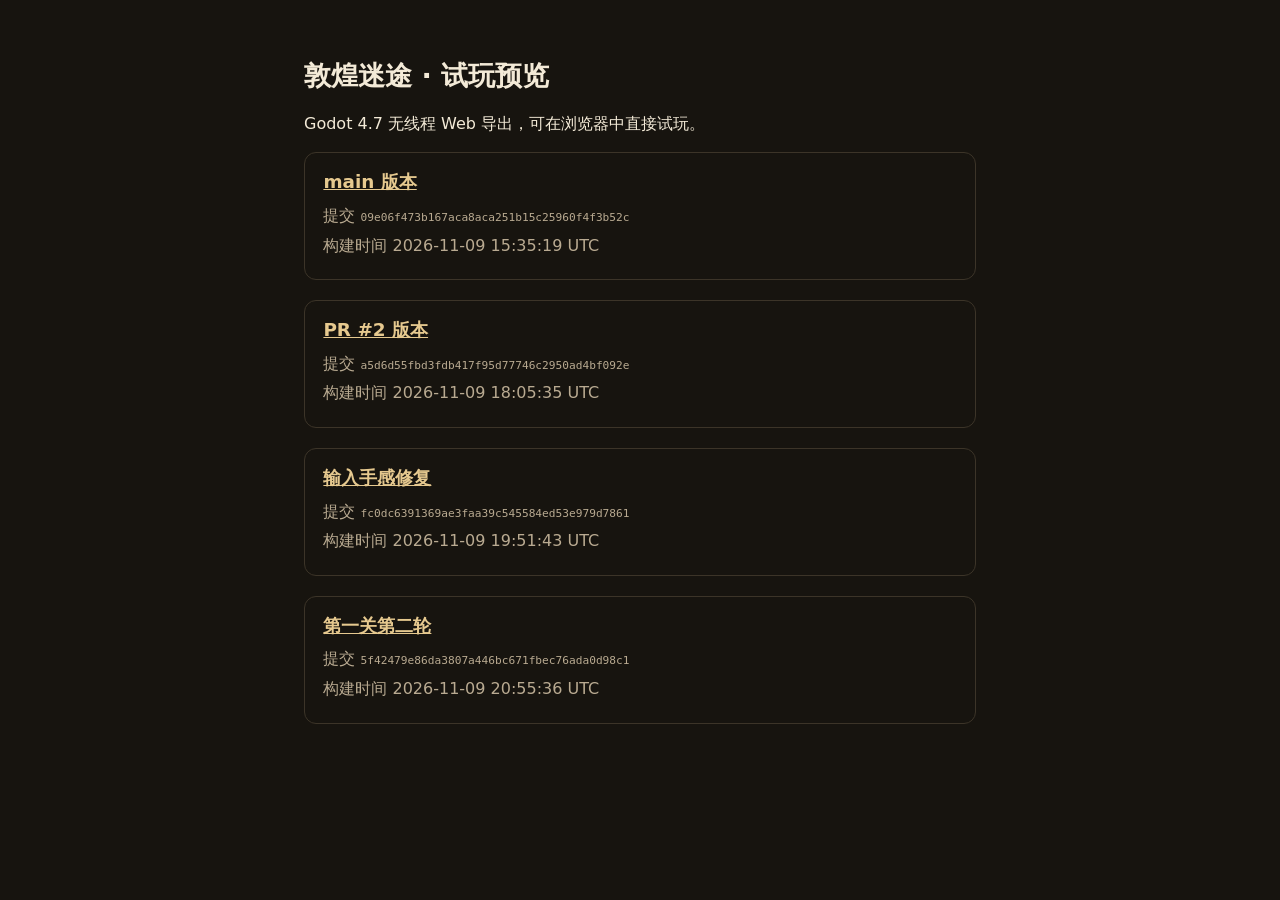
<file: index.html>
<!DOCTYPE html>
<html lang="zh-CN">
<head>
  <meta charset="utf-8">
  <meta name="viewport" content="width=device-width, initial-scale=1">
  <title>敦煌迷途 · 试玩预览</title>
  <style>
    body { margin: 0; background: #17140f; color: #f3ead7; font-family: system-ui, "Noto Sans SC", sans-serif; }
    main { max-width: 42rem; margin: 0 auto; padding: 2.5rem 1.25rem 4rem; }
    h1 { font-size: 1.7rem; font-weight: 650; }
    a { color: #e6c98f; }
    article { border: 1px solid #3c3428; border-radius: 12px; padding: 1rem 1.15rem; margin: 1rem 0 1.25rem; }
    h2 { margin: 0 0 0.6rem; font-size: 1.15rem; }
    p { margin: 0.35rem 0; line-height: 1.5; }
    code { font-size: 0.86em; word-break: break-all; }
    .meta { color: #b9aa91; }
  </style>
</head>
<body>
  <main>
    <h1>敦煌迷途 · 试玩预览</h1>
    <p>Godot 4.7 无线程 Web 导出，可在浏览器中直接试玩。</p>
    <article>
      <h2><a href="main/index.html">main 版本</a></h2>
      <p class="meta">提交 <code>09e06f473b167aca8aca251b15c25960f4f3b52c</code></p>
      <p class="meta">构建时间 2026-11-09 15:35:19 UTC</p>
    </article>
    <article>
      <h2><a href="pr-2/index.html">PR #2 版本</a></h2>
      <p class="meta">提交 <code>a5d6d55fbd3fdb417f95d77746c2950ad4bf092e</code></p>
      <p class="meta">构建时间 2026-11-09 18:05:35 UTC</p>
    </article>
    <article>
      <h2><a href="input-fix/index.html">输入手感修复</a></h2>
      <p class="meta">提交 <code>fc0dc6391369ae3faa39c545584ed53e979d7861</code></p>
      <p class="meta">构建时间 2026-11-09 19:51:43 UTC</p>
    </article>
    <article>
      <h2><a href="round-2/index.html">第一关第二轮</a></h2>
      <p class="meta">提交 <code>5f42479e86da3807a446bc671fbec76ada0d98c1</code></p>
      <p class="meta">构建时间 2026-11-09 20:55:36 UTC</p>
    </article>
  </main>
</body>
</html>
</file>
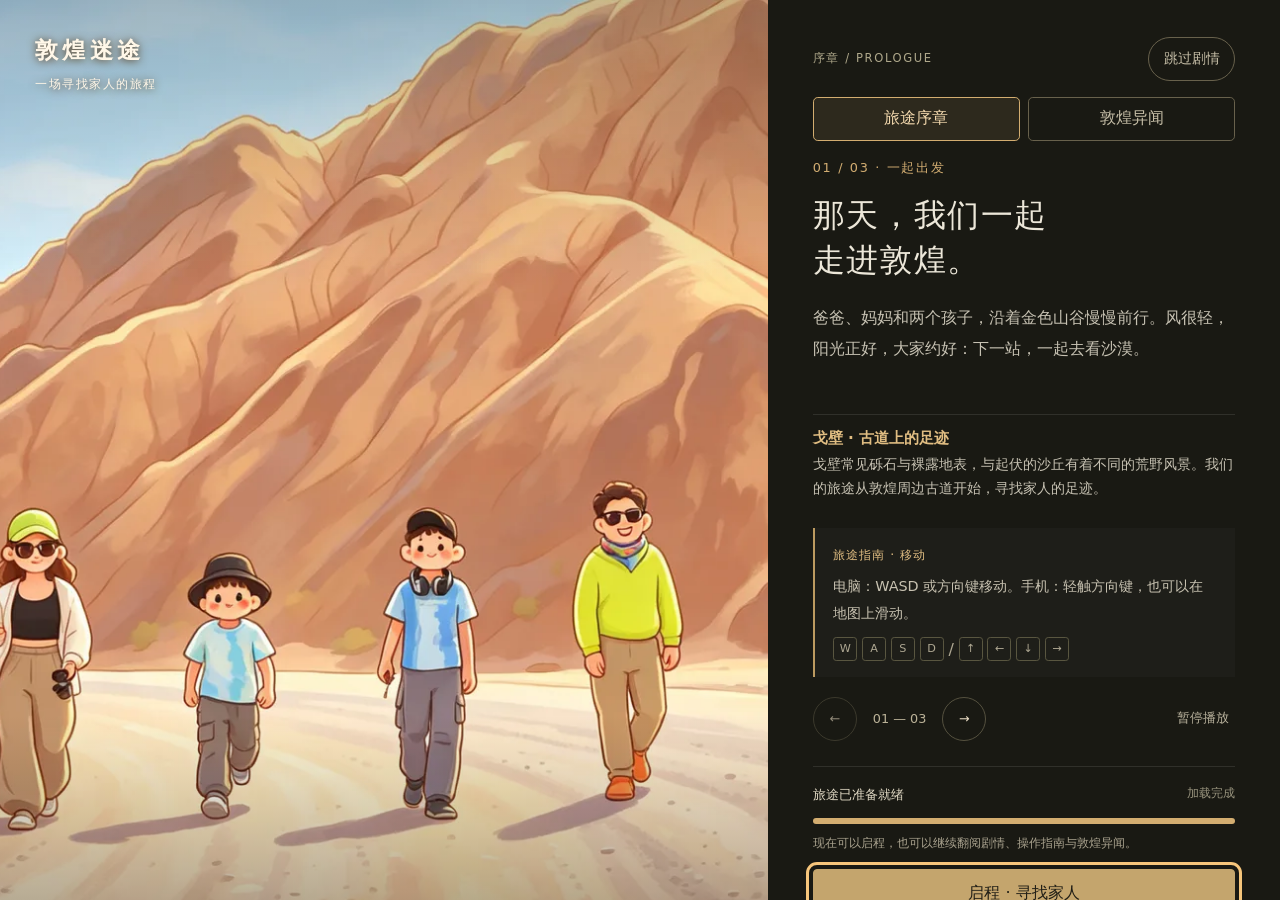
<file: input-fix/index.html>
<!DOCTYPE html>
<!-- input-fix 9c66e13 preview -->
<html lang="zh-CN">
	<head>
		<meta charset="utf-8">
		<meta name="viewport" content="width=device-width, initial-scale=1.0">
		<title>敦煌迷途</title>
		<style>
html, body, #canvas {
	margin: 0;
	padding: 0;
	border: 0;
}

body {
	color: white;
	background-color: black;
	overflow: hidden;
	touch-action: none;
}

#canvas {
	display: block;
}

#canvas:focus {
	outline: none;
}

#status, #status-splash, #status-progress {
	position: absolute;
	left: 0;
	right: 0;
}

#status, #status-splash {
	top: 0;
	bottom: 0;
}

#status {
	background-color: #242424;
	display: flex;
	flex-direction: column;
	justify-content: center;
	align-items: center;
	visibility: hidden;
}

#status-splash {
	max-height: 100%;
	max-width: 100%;
	margin: auto;
}

#status-splash.show-image--false {
	display: none;
}

#status-splash.fullsize--true {
	height: 100%;
	width: 100%;
	object-fit: contain;
}

#status-splash.use-filter--false {
	image-rendering: pixelated;
}

#status-progress, #status-notice {
	display: none;
}

#status-progress {
	bottom: 10%;
	width: 50%;
	margin: 0 auto;
}

#status-notice {
	background-color: #5b3943;
	border-radius: 0.5rem;
	border: 1px solid #9b3943;
	color: #e0e0e0;
	font-family: 'Noto Sans', 'Droid Sans', Arial, sans-serif;
	line-height: 1.3;
	margin: 0 2rem;
	overflow: hidden;
	padding: 1rem;
	text-align: center;
	z-index: 1;
}

html { font-family: system-ui, -apple-system, sans-serif; font-size: 100%; }
@supports (font: -apple-system-body) {
	html { font: -apple-system-body; }
}
#status { background: radial-gradient(ellipse at center, #33291c, #17140f); }
#status-splash { display: none; }
#status-copy {
	display: flex;
	flex-direction: column;
	gap: 0.5rem;
	margin-top: 1.25rem;
	text-align: center;
	font-family: system-ui, -apple-system, "Noto Sans SC", sans-serif;
}
#status-copy strong { color: #e6c98f; font-size: 1.35rem; font-weight: 600; }
#status-detail { color: #b9aa91; font-size: 0.9rem; }
#status-progress {
	position: static;
	margin-top: 1.25rem;
	height: 0.55rem;
	max-width: 26rem;
	accent-color: #d5a936;
}

#status { position:fixed; inset:0; z-index:1000; visibility:visible; display:grid; grid-template-columns:minmax(0, 1.35fr) minmax(24rem, 0.9fr); background:#191913; color:#ece7d9; text-align:left; overflow:auto; touch-action:pan-y; font-family:system-ui,-apple-system,sans-serif; }
body.intro-open { touch-action:pan-y; }
#status * { box-sizing:border-box; }
#status button { font:inherit; cursor:pointer; touch-action:manipulation; }
#status button:focus-visible { outline:3px solid #f6c57b; outline-offset:4px; }
#status button:disabled { cursor:wait; opacity:.58; }
#status [hidden] { display:none !important; }
.intro-art { position:relative; align-self:stretch; min-height:100%; overflow:hidden; background:#dcb687; }
.intro-art img { position:absolute; width:100%; height:100%; object-fit:cover; object-position:52% 65%; }
.intro-art::after { content:""; position:absolute; inset:0; background:linear-gradient(180deg,#2f261740,transparent 30%,transparent 75%,#2e241c70); pointer-events:none; }
.intro-brand { position:absolute; z-index:2; top:2.2rem; left:2.2rem; color:#fff7e8; text-shadow:0 1px 8px #594023; font-size:1.45rem; font-weight:650; letter-spacing:.18em; }
.intro-brand span { display:block; margin-top:.6rem; font-size:.78rem; font-weight:400; letter-spacing:.12em; }
.intro-caption { position:absolute; z-index:2; bottom:2.2rem; left:2.2rem; color:#fff4de; font-size:.85rem; letter-spacing:.15em; }
.intro-art-feedback { position:absolute; z-index:3; left:1rem; right:1rem; bottom:4rem; display:flex; flex-wrap:wrap; gap:.5rem; align-items:center; }
#intro-art-status { background:#241c14e8; color:#fff3d9; padding:.5rem .75rem; border-radius:.3rem; font-size:.85rem; }
#intro-art-retry { background:#241c14; color:#fff3d9; border:1px solid #d3ad70; min-height:2.75rem; padding:.4rem .7rem; border-radius:.3rem; }
.intro-place { margin-top:1rem; padding-top:.8rem; border-top:1px solid #ffffff19; }
#intro-place-title { margin:0 0 .3rem; font-size:.95rem; color:#e0bd82; font-weight:600; }
#intro-place-copy { margin:0; font-size:.85rem; line-height:1.75; color:#c6c1b2; }
.intro-sand { position:absolute; z-index:1; inset:-30%; opacity:0; pointer-events:none; background:repeating-linear-gradient(160deg,transparent 0 60px,#bd873632 62px 65px,transparent 68px 130px); transition:opacity 1.8s; }
#status[data-chapter="1"] .intro-sand { opacity:1; animation:intro-wind 4s linear infinite; }
#status[data-chapter="1"] .intro-art img { filter:sepia(.2) brightness(.82); }
@keyframes intro-wind { from { transform:translateX(-5%); } to { transform:translateX(5%); } }
.intro-panel { width:100%; max-width:42rem; margin:auto; padding:2.3rem clamp(1.5rem,3.5vw,4rem); }
.intro-top { display:flex; justify-content:space-between; align-items:center; gap:1rem; font-size:.72rem; letter-spacing:.14em; color:#afa88b; margin-bottom:1rem; }
.intro-sections { display:flex; gap:.5rem; margin-bottom:1.2rem; }
.intro-sections button { flex:1; min-height:2.75rem; border:1px solid #68614c; border-radius:.3rem; background:transparent; color:#c6bea7; }
.intro-sections button[aria-pressed="true"] { background:#d3ad701c; border-color:#d3ad70; color:#f2d8ad; }
.intro-lore-hint { font-size:.85rem; line-height:1.7; color:#afa88b; margin:0 0 1.4rem; }
#intro-lore-kind { color:#d2ad72; font-size:.85rem; margin:0 0 .8rem; }
#intro-lore-title { font-size:clamp(1.5rem,2vw,2rem); font-weight:500; line-height:1.5; margin:0 0 1rem; }
#intro-lore-copy { font-size:1rem; color:#d8d2c3; line-height:1.95; margin:0; }
.intro-lore-nav { display:flex; align-items:center; gap:.8rem; margin:1.2rem 0 .5rem; }
.intro-lore-nav button { min-width:2.75rem; min-height:2.75rem; padding:.4rem .8rem; border:1px solid #68614c; border-radius:.3rem; background:transparent; color:#f2d8ad; }
#intro-lore-page { margin-right:auto; color:#bbb298; font-size:.85rem; white-space:nowrap; }
#intro-lore-source { color:#afa88b; font-size:.8rem; line-height:1.7; margin-bottom:.8rem; }
#intro-lore-source summary { cursor:pointer; min-height:2.75rem; padding:.65rem 0; }
#intro-lore-link { display:inline-block; color:#e0bd82; padding:.5rem 0; }
#intro-lore-source span { display:block; }
#status a:focus-visible, #status summary:focus-visible { outline:3px solid #f6c57b; outline-offset:2px; }
.intro-top button { color:#c6bea7; background:transparent; border:1px solid #68614c; border-radius:2rem; min-height:2.75rem; padding:.4rem .9rem; font-size:.85rem !important; letter-spacing:0; }
#intro-chapter { color:#d2ad72; font-size:.8rem; letter-spacing:.13em; margin:0 0 1rem; }
#intro-title { font-size:clamp(1.7rem,2.5vw,2.8rem); font-weight:500; line-height:1.4; margin:0 0 1.2rem; letter-spacing:.05em; }
#intro-copy { color:#c6c1b2; font-size:1rem; line-height:1.95; margin:0; min-height:6rem; }
.intro-tip { margin-top:1.7rem; padding:1rem 1.15rem; border-left:2px solid #bc9a60; background:#ffffff06; }
#intro-tip-label { color:#e0bd82; font-size:.78rem; letter-spacing:.08em; }
#intro-tip { font-size:.9rem; line-height:1.85; margin:.55rem 0 0; color:#c8c2b1; }
.intro-keys { display:flex; gap:.3rem; align-items:center; margin-top:.7rem; color:#aea792; }
.intro-keys kbd { font: .7rem system-ui; min-width:1.5rem; height:1.5rem; text-align:center; padding-top:.2rem; border:1px solid #595640; border-radius:.2rem; }
.intro-nav { display:flex; align-items:center; gap:1rem; margin:1.2rem 0 1.6rem; color:#bbb298; font-size:.8rem; }
.intro-nav button { background:transparent; border:1px solid #55513f; color:#e9dcc4; min-width:2.75rem; min-height:2.75rem; border-radius:50%; }
.intro-nav #intro-auto { border:0; border-radius:0; margin-left:auto; color:#b9b29d; font-size:.8rem; }
.intro-loading { padding-top:1.2rem; border-top:1px solid #ffffff19; }
.intro-progress-row { display:flex; justify-content:space-between; gap:.5rem; font-size:.82rem; }
#status-detail { color:#e0d8c3; font-size:inherit; }
.intro-download { color:#99947e; font-size:.72rem; }
#status-progress { display:block; position:static; width:100%; max-width:none; margin:.85rem 0 .6rem; height:.35rem; accent-color:#d3ad70; border:0; border-radius:1rem; overflow:hidden; }
#status-progress::-webkit-progress-bar { background:#ffffff18; }
#status-progress::-webkit-progress-value { background:#d3ad70; }
#intro-network { font-size:.75rem; color:#a9a28e; line-height:1.6; margin:.65rem 0 1rem; }
#intro-enter, #intro-retry { min-height:3rem; width:100%; border:1px solid #c4a56d; background:#c4a56d; color:#201e16; border-radius:.25rem; font-weight:650; }
#status-notice { position:static; margin:1rem 0; text-align:left; overflow-wrap:anywhere; font: .85rem/1.6 system-ui; }
#status[data-returning="true"] #intro-story, #status[data-returning="true"] .intro-nav { display:none; }
#status[data-returning="true"] .intro-top { margin-bottom:1rem; }
#status[data-paused="true"] .intro-sand { animation-play-state:paused; }
@media (max-width:850px) {
  #status { display:flex; flex-direction:column; height:100dvh; overflow:hidden; justify-content:flex-start; align-items:stretch; }
  .intro-art { flex:none; min-height:0; height:clamp(9rem,26dvh,15rem); }
  .intro-art img { object-fit:contain; object-position:center; }
  .intro-brand { top:1rem; left:1rem; font-size:1.1rem; }
  .intro-brand span { font-size:.65rem; margin-top:.3rem; }
  .intro-caption { bottom:.8rem; left:1rem; font-size:.7rem; }
  .intro-panel { flex:1; min-height:0; max-width:none; margin:0; display:flex; flex-direction:column; padding:1rem 1.3rem max(.8rem,env(safe-area-inset-bottom)); }
  .intro-reading { flex:1; min-height:0; overflow-y:auto; padding-bottom:.5rem; overscroll-behavior:contain; }
  .intro-top { margin-bottom:1rem; }
  #intro-title { font-size:1.65rem; margin-bottom:.65rem; }
  #intro-title br { display:none; }
  #intro-copy { min-height:0; font-size:.95rem; line-height:1.8; }
  .intro-tip { margin-top:1rem; padding:.7rem .9rem; }
  .intro-keys { display:none; }
  .intro-nav { margin:.65rem 0; }
  .intro-loading { flex:none; padding-top:.8rem; }
}
@media (max-width:850px) and (max-height:500px) { .intro-art { display:none; } }
@media (max-width:850px) and (max-height:700px) {
  #status[data-reading="lore"] .intro-art { display:none; }
  #status[data-reading="lore"] .intro-lore-hint { display:none; }
}
@media (prefers-reduced-motion:reduce) { .intro-sand { animation:none !important; transition:none; } }

/* Illustrated travel notes stay visually distinct from the family film. */
#status[data-illustrated="true"] { grid-template-columns:minmax(0, 1fr); background:#262923; }
#status[data-illustrated="true"] .intro-art { display:none; }
#status[data-illustrated="true"] .intro-panel { max-width:62rem; height:100dvh; display:flex; flex-direction:column; padding-top:1.2rem; padding-bottom:1rem; }
#status[data-illustrated="true"] .intro-reading { flex:1; min-height:0; overflow-y:auto; }
#status[data-illustrated="true"] .intro-loading { flex:none; }
#status[data-illustrated="true"] #intro-lore-view article { display:grid; grid-template-columns:1fr 1fr; column-gap:2rem; padding:1.5rem; border-radius:.3rem; background:#eee0bd; color:#493b2b; border:1px solid #bb9868; }
#intro-rabbit-figure { grid-column:1; grid-row:1 / 5; margin:0; text-align:center; }
#intro-rabbit-figure svg { display:block; width:100%; height:auto; max-height:17rem; }
#intro-travel-figure { grid-column:1; grid-row:1 / 5; margin:0; text-align:center; }
#intro-travel-figure svg { display:block; width:100%; height:auto; max-height:17rem; }
#intro-travel-caption { font-size:.75rem; line-height:1.7; margin:.6rem 0; color:#6e5740; }
#intro-rabbit-figure figcaption { font-size:.75rem; line-height:1.7; margin:.3rem 0; color:#6e5740; }
#intro-rabbit-zoom { min-height:2.75rem; border:1px solid #8d7050; border-radius:.3rem; background:transparent; color:#493b2b; padding:.3rem 1rem; }
#status[data-illustrated="true"] #intro-lore-kind { color:#775137; font-size:.8rem; margin-top:1rem; }
#status[data-illustrated="true"] #intro-lore-title { color:#3d493e; }
#status[data-illustrated="true"] #intro-lore-copy { color:#544633; }
#intro-rabbit-caption { color:#6f5435; font-size:.85rem; line-height:1.7; border-top:1px dashed #b59d78; padding-top:1rem; }
@media (max-width:600px) {
  #status[data-illustrated="true"] #intro-lore-view article { display:flex; flex-direction:column; padding:1rem; }
  #intro-rabbit-figure svg { width:11rem; max-width:100%; margin:auto; }
  #intro-travel-figure svg { width:15rem; max-width:100%; max-height:11rem; margin:auto; }
  #status[data-illustrated="true"] #intro-lore-kind { order:-2; margin-top:0; }
  #status[data-illustrated="true"] #intro-lore-title { order:-1; font-size:1.4rem; }
  #status[data-illustrated="true"] #intro-lore-copy { margin-top:1rem; }
}
@media (max-width:600px) and (max-height:700px) {
  /* Large system text: show the story before its sketch, with entry always pinned. */
  #status[data-illustrated="true"][data-rabbit="false"] #intro-lore-kind { order:-3; }
  #status[data-illustrated="true"][data-rabbit="false"] #intro-lore-title { order:-2; }
  #status[data-illustrated="true"][data-rabbit="false"] #intro-lore-copy { order:-1; margin:0 0 1rem; }
}

		</style>
		<link id="-gd-engine-icon" rel="icon" type="image/png" href="index.icon.png" />
<link rel="apple-touch-icon" href="index.apple-touch-icon.png"/>

		<link rel="preload" href="intro-b907c18ffd4f22e8.webp" as="image" fetchpriority="high">
		<link rel="preload" href="engine-0e92f6c922b2d3230a5f05c5.wasm" as="fetch" type="application/wasm" crossorigin fetchpriority="low">
		<link rel="preload" href="game-3bfa53b536fa98ec4ec2145f.pck" as="fetch" crossorigin fetchpriority="low">

	</head>
	<body>
		<canvas id="canvas">
			Your browser does not support the canvas tag.
		</canvas>

		<noscript>
			Your browser does not support JavaScript.
		</noscript>

		<section id="status" aria-label="敦煌迷途序章" data-chapter="0">
  <div class="intro-art">
    <img src="intro-b907c18ffd4f22e8.webp" data-storm-src="intro-f0b5d2ba8b22881a.webp" data-search-src="intro-f4a6c2591dc0d5f5.webp" alt="一家四口穿行在敦煌金色的山谷中：妈妈、两个孩子和爸爸。" fetchpriority="high" decoding="async">
    <div class="intro-sand" aria-hidden="true"></div>
    <div class="intro-brand">敦煌迷途 <span>一场寻找家人的旅程</span></div>
    <span class="intro-caption">敦煌 · 风起之前</span>
    <div class="intro-art-feedback"><span id="intro-art-status" role="status" hidden></span><button id="intro-art-retry" type="button" hidden>重试插图</button></div>
  </div>
  <div class="intro-panel">
    <div class="intro-reading">
    <header class="intro-top"><span>序章 / PROLOGUE</span><button id="intro-skip" type="button">跳过剧情</button></header>
    <div class="intro-sections" role="group" aria-label="等待时读点什么">
      <button id="intro-show-story" type="button" aria-pressed="true" aria-controls="intro-story-view">旅途序章</button>
      <button id="intro-show-lore" type="button" aria-pressed="false" aria-controls="intro-lore-view">敦煌异闻</button>
    </div>
    <div id="intro-story-view">
    <div id="intro-story" aria-live="polite" aria-atomic="true">
      <p id="intro-chapter">01 / 03 · 一起出发</p>
      <h1 id="intro-title">那天，我们一起<br>走进敦煌。</h1>
      <p id="intro-copy">爸爸、妈妈和两个孩子，沿着金色山谷慢慢前行。风很轻，阳光正好，大家约好：下一站，一起去看沙漠。</p>
      <aside class="intro-place" aria-label="旅途地理小记">
        <h2 id="intro-place-title">戈壁 · 古道上的足迹</h2>
        <p id="intro-place-copy">从敦煌周边古道出发，认识戈壁、莫高窟与三危山。</p>
      </aside>
    </div>
    <aside class="intro-tip" aria-label="操作介绍">
      <span id="intro-tip-label">旅途指南 · 移动</span>
      <p id="intro-tip">电脑：WASD 或方向键移动。手机：轻触方向键，也可以在地图上滑动。</p>
      <div class="intro-keys" aria-hidden="true"><kbd>W</kbd><kbd>A</kbd><kbd>S</kbd><kbd>D</kbd><span> / </span><kbd>↑</kbd><kbd>←</kbd><kbd>↓</kbd><kbd>→</kbd></div>
    </aside>
    <nav class="intro-nav" aria-label="序章翻页">
      <button id="intro-prev" type="button" aria-label="上一幕">←</button>
      <span id="intro-page">01 — 03</span>
      <button id="intro-next" type="button" aria-label="下一幕">→</button>
      <button id="intro-auto" type="button">暂停播放</button>
    </nav>
    </div>
    <section id="intro-lore-view" aria-label="敦煌异闻" hidden>
      <p class="intro-lore-hint">等风来，也听一段敦煌往事。手动翻阅，随时启程。</p>
      <article aria-live="polite" aria-atomic="true">
        <figure id="intro-rabbit-figure" hidden>
          <div role="img" aria-label="原创三兔共耳示意：三只追逐的兔子与中央的耳朵"><svg xmlns="http://www.w3.org/2000/svg" width="400" height="400" viewBox="0 0 320 320">
  <!-- Original geometric interpretation, not a reproduction of a historic mural. -->
  <circle cx="160" cy="160" r="153" fill="#eee0bd" stroke="#9b6848" stroke-width="3"/>
  <circle cx="160" cy="160" r="141" fill="none" stroke="#b28d5f" stroke-width="1" stroke-dasharray="3 7"/>
  <circle cx="160" cy="160" r="125" fill="#294f50" stroke="#bc945e" stroke-width="4"/>
  <g fill="#d7b273" stroke="#f3d9a6" stroke-width="1.5">
    <path d="M160 31 Q185 49 160 70 Q135 49 160 31Z"/>
    <path d="M160 31 Q185 49 160 70 Q135 49 160 31Z" transform="rotate(60 160 160)"/>
    <path d="M160 31 Q185 49 160 70 Q135 49 160 31Z" transform="rotate(120 160 160)"/>
    <path d="M160 31 Q185 49 160 70 Q135 49 160 31Z" transform="rotate(180 160 160)"/>
    <path d="M160 31 Q185 49 160 70 Q135 49 160 31Z" transform="rotate(240 160 160)"/>
    <path d="M160 31 Q185 49 160 70 Q135 49 160 31Z" transform="rotate(300 160 160)"/>
  </g>
  <g fill="#f4e6c3" stroke="#643f2f" stroke-width="2.4" stroke-linejoin="round">
    <g id="hare">
      <path d="M155 112 C144 103 139 85 118 79 C97 74 77 88 80 107 C82 124 106 127 123 116 L141 130Z"/>
      <path d="M85 101 Q64 91 70 80 Q81 84 89 94"/>
      <path d="M103 113 Q93 135 114 136 L133 123 M116 89 Q132 84 144 95 L156 100" fill="none"/>
      <path d="M145 105 Q150 88 163 96 Q175 102 174 118 L163 128 Q145 128 145 105Z"/>
      <circle cx="156" cy="105" r="2.6" fill="#643f2f" stroke="none"/>
      <path d="M171 117 L176 120 L170 122" fill="#643f2f"/>
    </g>
    <use href="#hare" transform="rotate(120 160 160)"/>
    <use href="#hare" transform="rotate(240 160 160)"/>
  </g>
  <!-- Each lens is ONE ear shared by the two heads at its endpoints. Three total. -->
  <g id="shared-ears" fill="#f4e6c3" stroke="#643f2f" stroke-width="2.4">
    <path d="M160 117 Q201 132 197 181 Q160 162 160 117Z"/>
    <path d="M160 117 Q201 132 197 181 Q160 162 160 117Z" transform="rotate(120 160 160)"/>
    <path d="M160 117 Q201 132 197 181 Q160 162 160 117Z" transform="rotate(240 160 160)"/>
  </g>
  <g fill="none" stroke="#ba754f" stroke-width="2.5" stroke-linecap="round">
    <path d="M169 133 Q186 150 191 168"/>
    <path d="M169 133 Q186 150 191 168" transform="rotate(120 160 160)"/>
    <path d="M169 133 Q186 150 191 168" transform="rotate(240 160 160)"/>
  </g>
</svg>
</div>
          <figcaption>哥哥的旅行手记 · 原创示意，非文物原图</figcaption>
          <button id="intro-rabbit-zoom" type="button" aria-expanded="false">放大看看</button>
        </figure>
        <figure id="intro-travel-figure" hidden>
          <div data-note="roadbook" role="img" aria-label="原创旅行画卷：泉水、石窟和石门连接成路" hidden><svg xmlns="http://www.w3.org/2000/svg" width="640" height="400" viewBox="0 0 640 400">
<rect x="8" y="8" width="624" height="384" rx="18" fill="#eee0bd" stroke="#b28b54" stroke-width="3"/>
<g fill="#d0b48a"><path d="M25 185 90 75 150 160 202 65 290 185Z"/><path d="m367 132 65-75 51 66 57-90 75 99Z"/></g>
<path d="M100 216V280H200V341H358V250H513V204" fill="none" stroke="#957c57" stroke-width="25" stroke-linejoin="round"/>
<path d="M100 216V280H200V341H358V250H513V204" fill="none" stroke="#f5c864" stroke-width="5" stroke-dasharray="9 8"/>
<g fill="#6b9f9b" stroke="#315e60" stroke-width="3"><ellipse cx="100" cy="208" rx="37" ry="16"/><path d="M72 207q28-18 56 0" fill="none"/></g>
<path d="M280 230v-57a40 40 0 0 1 80 0v57Z" fill="#a88059" stroke="#71573d" stroke-width="5"/><path d="M300 230v-52a20 20 0 0 1 40 0v52" fill="#51483c"/>
<path d="M320 230v50H200" fill="none" stroke="#957c57" stroke-width="17"/>
<g fill="#b58750" stroke="#755332" stroke-width="4"><path d="M475 210V139H493V210ZM534 210V139H552V210Z"/><path d="M465 135H561V151H465Z"/></g>
<path d="m513 98-10 17h20Z" fill="#476d64"/>
<g fill="#9f7851"><circle cx="40" cy="330" r="5"/><circle cx="590" cy="295" r="4"/><circle cx="430" cy="340" r="5"/></g>
</svg>
</div>
          <div data-note="golden_light" role="img" aria-label="原创岩缝示意：换个角度，看见暖光中的小脚印" hidden><svg xmlns="http://www.w3.org/2000/svg" width="640" height="400" viewBox="0 0 640 400">
<rect x="8" y="8" width="624" height="384" rx="18" fill="#eee0bd" stroke="#b28b54" stroke-width="3"/>
<path d="M30 310 95 90 165 50 235 110 295 315Z" fill="#b58058"/>
<path d="M368 315 382 120 460 65 520 100 610 315Z" fill="#a56e4e"/>
<path d="m165 50 28 115 42-55M460 65l-18 128-60-73" fill="none" stroke="#d4a674" stroke-width="12"/>
<path d="m360 65 34 15-81 265-112-30Z" fill="#f8cd68" opacity=".65"/>
<path d="m360 65 9 4-99 260-30-8Z" fill="#fff1b3"/>
<g fill="#6c634b" transform="translate(285 252) rotate(-28)"><ellipse cx="0" cy="0" rx="9" ry="17"/><ellipse cx="25" cy="27" rx="9" ry="17"/><circle cx="0" cy="-25" r="5"/><circle cx="25" cy="2" r="5"/></g>
<path d="M165 350q-60-45 0-82m-18 8 18-8-2 20" fill="none" stroke="#496e69" stroke-width="6" stroke-linecap="round"/>
</svg>
</div>
          <div data-note="nine_deer" role="img" aria-label="原创鹿形路标与清泉示意" hidden><svg xmlns="http://www.w3.org/2000/svg" width="400" height="320" viewBox="0 0 400 320">
<rect x="8" y="8" width="384" height="304" rx="20" fill="#eee0bd" stroke="#b28b54" stroke-width="3"/>
<path d="M40 260q80-35 160 0t160 0v28H40Z" fill="#649c9a"/>
<g fill="#e0ac62" stroke="#674c35" stroke-width="6" stroke-linejoin="round" stroke-linecap="round">
<path d="m100 160 35-18 95 3 35-62 34 6-20 31-17 67-30 14-10 48h-14l3-49-56-6-18 55h-15l7-67-29-5-17-28Z"/>
<path d="m269 88-15-37m10 16-17-6m29 25 20-37m-10 18 20-3" fill="none"/>
</g>
<circle cx="283" cy="98" r="4" fill="#3c3e32"/>
<g fill="#eee0bd"><circle cx="154" cy="162" r="7"/><circle cx="180" cy="170" r="7"/><circle cx="207" cy="160" r="7"/></g>
</svg>
</div>
          <div data-note="library_cave" role="img" aria-label="原创旅行速写：小洞口与展开的旧卷纸" hidden><svg xmlns="http://www.w3.org/2000/svg" width="640" height="400" viewBox="0 0 640 400">
<rect x="8" y="8" width="624" height="384" rx="18" fill="#eee0bd" stroke="#b28b54" stroke-width="3"/>
<path d="M48 320V164Q48 62 190 62T332 164V320Z" fill="#c7a479"/>
<path d="M91 320V168Q91 97 190 97T289 168V320Z" fill="#8c7157"/>
<path d="M124 320V175Q124 130 190 130T256 175V320Z" fill="#504e43"/>
<path d="M70 192H110M274 215H310M76 263H112M140 94L150 117M238 96L230 120" stroke="#a7855d" stroke-width="5"/>
<path d="M80 326H300" stroke="#715b43" stroke-width="8" stroke-linecap="round"/>
<g stroke="#846847" stroke-width="4" stroke-linejoin="round">
<path d="M365 100H542V297H365Z" fill="#f7eac9"/>
<path d="M352 100Q352 80 368 80H548Q564 80 564 100V111H389V100Q389 80 368 80" fill="#d5b783"/>
<path d="M365 286H531Q553 286 553 307T531 328H350Q369 318 365 286Z" fill="#d5b783"/>
</g>
<g stroke="#9d885f" stroke-width="5" stroke-linecap="round"><path d="M404 144H506M404 170H487M404 196H506M404 222H470"/></g>
<path d="M306 174Q336 160 352 181" fill="none" stroke="#6d9187" stroke-width="4" stroke-dasharray="4 7"/>
<g fill="#b28b54"><circle cx="88" cy="350" r="4"/><circle cx="586" cy="314" r="4"/></g>
</svg>
</div>
          <div data-note="pipa" role="img" aria-label="原创意象速写：琵琶与舒展回旋的舞带，并非壁画舞姿复原" hidden><svg xmlns="http://www.w3.org/2000/svg" width="640" height="400" viewBox="0 0 640 400">
<rect x="8" y="8" width="624" height="384" rx="18" fill="#eee0bd" stroke="#b28b54" stroke-width="3"/>
<path d="M88 257C190 333 134 97 275 100S454 333 552 166" fill="none" stroke="#749c90" stroke-width="24" stroke-linecap="round"/>
<path d="M89 254C191 330 135 94 276 97S455 330 553 163" fill="none" stroke="#bad0ad" stroke-width="4"/>
<g transform="rotate(28 320 200)" stroke="#765539" stroke-linejoin="round">
<path d="M308 124V62L336 48 343 61 329 73V124C329 158 377 182 377 237A57 57 0 0 1 263 237C263 182 308 158 308 124Z" fill="#c69b5d" stroke-width="5"/>
<path d="M312 138C307 176 279 193 279 237A41 41 0 0 0 361 237C361 194 333 177 325 138Z" fill="#e6c78e" stroke-width="3"/>
<path d="M313 84V263M319 80V263M325 77V263" stroke-width="2"/>
<path d="M298 263H341M305 104H333M305 116H333" stroke-width="5"/>
</g>
<path d="M120 151Q169 89 226 73M423 322Q492 323 534 279" fill="none" stroke="#b78762" stroke-width="3" stroke-dasharray="6 8"/>
<g fill="#b78762"><circle cx="119" cy="151" r="5"/><circle cx="535" cy="278" r="5"/></g>
</svg>
</div>
          <figcaption id="intro-travel-caption"></figcaption>
        </figure>
        <p id="intro-lore-kind"></p>
        <h2 id="intro-lore-title"></h2>
        <p id="intro-lore-copy"></p>
        <p id="intro-rabbit-caption" hidden>留意木门上的兔纹。答案，也许就在旅途中。</p>
      </article>
      <nav class="intro-lore-nav" aria-label="异闻翻页">
        <button id="intro-lore-prev" type="button" aria-label="上一则异闻">←</button>
        <span id="intro-lore-page"></span>
        <button id="intro-lore-next" type="button">下一则 →</button>
      </nav>
      <details id="intro-lore-source"><summary>故事出处</summary><a id="intro-lore-link" target="_blank" rel="noopener noreferrer"></a><span>（新窗口打开）</span></details>
    </section>
    </div>
    <footer class="intro-loading">
      <div class="intro-progress-row"><span id="status-detail" role="status">正在准备旅途…</span><span class="intro-download">后台加载中</span></div>
      <progress id="status-progress" aria-label="游戏资源加载进度"></progress>
      <p id="intro-network">初次进入需要下载引擎；阅读剧情时，下载会同时进行。</p>
      <button id="intro-enter" type="button" disabled>等待旅途准备就绪…</button>
      <div id="status-notice" role="alert"></div>
      <button id="intro-retry" type="button" hidden>重新加载</button>
    </footer>
  </div>
</section>


		<script>(() => {
  'use strict';
  const overlay = document.getElementById('status');
  document.body.classList.add('intro-open');
  const key = 'dunhuang-intro-v1';
  const artwork = overlay.querySelector('.intro-art img');
  const illustrations = [
    [artwork.getAttribute('src'), artwork.alt],
    [artwork.dataset.stormSrc, '黄沙席卷敦煌山谷，一家四口在风暴中走散，彼此伸手寻找。'],
    [artwork.dataset.searchSrc, '风暴过后，爸爸独自沿着敦煌古道的脚印，出发寻找家人。'],
  ];
  let pendingArtwork = -1;
  const imageCache = new Map();
  const artStatus = document.getElementById('intro-art-status');
  const artRetry = document.getElementById('intro-art-retry');

  function loadArtwork(index) {
    const src = illustrations[index][0];
    if (imageCache.has(src)) return imageCache.get(src);
    const image = new Image();
    image.decoding = 'async';
    // These two images total only ~174 KiB. Give the visible story priority over WASM.
    image.fetchPriority = 'high';
    const entry = { image, state: 'loading', promise: null };
    entry.promise = new Promise(resolve => {
      image.onload = async () => {
        try { await image.decode(); } catch (_) { /* onload already confirms usable pixels. */ }
        entry.state = 'ready';
        resolve(true);
      };
      image.onerror = () => { entry.state = 'failed'; resolve(false); };
    });
    imageCache.set(src, entry);
    image.src = src;
    return entry;
  }

  function primeArtwork() {
    if (skip || !overlay.isConnected) return;
    // Start both later acts while the first is being read, not at the moment of flipping.
    loadArtwork(1);
    loadArtwork(2);
  }

  function renderArtwork() {
    if (pendingArtwork === chapter) return;
    pendingArtwork = chapter;
    const target = chapter;
    const [src, alt] = illustrations[target];
    artRetry.hidden = true;
    artStatus.hidden = true;
    overlay.querySelector('.intro-art').setAttribute('aria-busy', 'false');
    if (artwork.getAttribute('src') === src) return;
    const entry = loadArtwork(target);
    if (entry.state !== 'ready') {
      artStatus.textContent = `第 ${target + 1} 幕插图加载中，正文可先阅读`;
      artStatus.hidden = false;
      overlay.querySelector('.intro-art').setAttribute('aria-busy', 'true');
    }
    // Keep the last usable image; out-of-order responses cannot turn a page back.
    entry.promise.then(loaded => {
      if (chapter !== target || !overlay.isConnected) return;
      overlay.querySelector('.intro-art').setAttribute('aria-busy', 'false');
      if (!loaded) {
        artStatus.textContent = '本幕插图暂未载入，仍可阅读或进入游戏';
        artStatus.hidden = false;
        artRetry.hidden = false;
        return;
      }
      artwork.src = src;
      artwork.alt = alt;
      artStatus.hidden = true;
      artRetry.hidden = true;
    });
  }
  const chapters = [
    ['一起出发', '那天，我们一起\n走进敦煌。', '爸爸、妈妈和两个孩子，沿着金色山谷慢慢前行。风很轻，阳光正好，大家约好：下一站，一起去看沙漠。', '敦煌 · 风起之前', '移动', '电脑：WASD 或方向键移动。手机：轻触方向键，也可以在地图上滑动。'],
    ['风暴突至', '一阵风，\n吹散了四个人。', '天边忽然扬起黄沙，熟悉的山谷转眼被风暴吞没。呼喊声消失在风里，再睁开眼时，身边的家人已经不见了。', '敦煌 · 黄沙遮住了归路', '即时战斗', '敌人不会等你行动。朝相邻敌人的方向移动即可攻击；留意箭头预警，及时避让。电脑按 P / Esc，手机点“暂停”可暂停战斗。'],
    ['寻找家人', '风停之后，\n我们一定要团聚。', '你决定沿着古道出发，寻找走散的家人。穿过迷途，留意沿路的补给与指引——这趟旅程，要一家人一起走完。', '敦煌 · 旅途从这里开始', '补给与目标', '寻找家人、收集补给。电脑用 1–5 选道具、E 使用；手机点“换”“用”。集齐当前关卡的家人后，跟随指引前往出口。'],
  ];
  const places = [
    ['戈壁 · 古道上的足迹', '戈壁常见砾石与裸露地表，与起伏的沙丘有着不同的荒野风景。我们的旅途从敦煌周边古道开始，寻找家人的足迹。'],
    ['莫高窟 · 岩壁里的千年故事', '莫高窟以壁画和彩塑著称，留下丝绸之路上文化交流的印记。旅途中的图案与故事，提醒我们仔细观察、记住线索。'],
    ['三危山 · 风中的归路', '三危山遥对莫高窟。游戏将山谷与远处的营地化为最后一段归路：找到弟弟，让一家四口再次团聚。'],
  ];
  // Shared with the in-game reference plate; generated from assets/lore at export.
  const rabbitNote = {"id": "three_hares", "kind": "旅行手记 · 莫高窟第407窟", "title": "三只兔子，耳朵藏在哪？", "teaser": "哥哥在旅行手记里画下“三兔共耳”：每只兔子看起来都有两只耳朵，整幅图却只有三只。沿着图案慢慢看——到了莫高窟，也许会认出它。", "reference_label": "哥哥的手记 · 纹样临摹", "question": "木门上的哪块门牌，和手记里的图案一样？", "retry": "再看中间的耳朵。参考图一直在，不着急。", "reveal": "原来，相邻的兔子共用一只耳朵！三只耳朵围成一个三角形，每只兔子仍有两只耳朵。", "history": "第407窟藻井的莲花中心绘有三只追逐的兔子，画家用共耳的巧思让它们连成一圈。", "fiction": "本图为原创纹样示意，非文物原图。手记、门牌与开门情节为游戏虚构。", "source_title": "敦煌研究院 · 莫高窟第407窟", "source_url": "https://www.dha.ac.cn/info/1425/3569.htm"};
  const travelNotes = {"roadbook": {"id": "roadbook", "kind": "画中行旅 · 五台山图的启发", "title": "没有导航，怎样把路画给别人？", "teaser": "莫高窟第61窟的《五台山图》，把山路、建筑和行旅的人们画在一面墙上。妈妈也学着画了一页路书：泉水、石窟、石门。风沙会盖住脚印，熟悉的地标却还在。", "prompt": "妈妈的路书：从石窟折返古道，经过南面的弯路，到石门再向北寻找。点一下图中的石门，把这段路描下来。", "reveal": "石门认出来了！金线只标出这段古道，不代表前方没有危险。沿线到石门，再向北找妈妈。", "fiction": "原创游戏路书，非文物原图。《五台山图》描绘的是五台山，并非本关敦煌地图。", "source_title": "敦煌研究院 · 莫高窟第61窟", "source_url": "https://www.dha.ac.cn/info/1425/3588.htm"}, "golden_light": {"id": "golden_light", "kind": "建窟传说 · 三危山", "title": "换一个地方看，山会告诉你什么？", "teaser": "《莫高窟记》记载，乐僔见到山间金光，因而留下开窟。这是一则建窟传说。弟弟在旅行手记旁画了两道岩缝：同一片山，换个角度，或许会注意到先前忽略的小线索。", "prompt": "弟弟在北面石窟。向左挪半步，看看岩缝里的暖光。", "reveal": "是弟弟画的小脚印！沿金色足迹折回古道，去北面的石窟找他。", "fiction": "金光为建窟传说；岩缝、涂鸦与引路情节为游戏虚构，不是对传说成因的解释。", "source_title": "敦煌保护研究基金会 · 莫高窟记记载", "source_url": "https://www.dhafund.cn/cms/jjhdt/222.html"}, "nine_deer": {"id": "nine_deer", "kind": "壁画故事 · 第257窟", "title": "它为什么回头走向河里？", "teaser": "妈妈的旅行手记里，一只九色鹿停在河岸，回头望着水面。河里似乎有人挥手，对岸却还藏在暗处。它接下来会做什么？古道旁的鹿形路标、莫高窟里的灯影，也许会让你想起这一页。", "reveal": "鹿形路标旁，果然有一眼清泉。想起九色鹿救人的故事，你也攒足力气，继续寻找家人。", "fiction": "鹿形路标、清泉引路、提灯照岸与足迹引路为游戏虚构，并非九色鹿壁画原有情节。", "source_title": "数字敦煌 · 莫高窟第257窟", "source_url": "https://www.e-dunhuang.com/cave/10.0001/0001.0001.0257"}, "library_cave": {"id": "library_cave", "kind": "旅行手记 · 藏经洞的一页", "title": "小小的洞室，装得下多少往事？", "teaser": "妈妈在手记里画了一个小洞口。1900年，人们发现的藏经洞里，不只有经卷，还有文书和绘画。哥哥原以为宝藏都是金银，看到这里却改了主意：原来一张旧纸，也能留下很久以前的生活。", "fiction": "洞口与卷纸为原创旅行示意，非文物原图；家人的旅行片段为虚构。", "source_title": "敦煌研究院 · 藏经洞发现与文物保护（《我爱你，正如深爱莫高窟》）", "source_url": "https://www.dha.ac.cn/info/1159/2519.htm"}, "pipa": {"id": "pipa", "kind": "旅行手记 · 第112窟的舞姿", "title": "壁画没有声音，怎么像在跳舞？", "teaser": "翻到下一页，弟弟画了一条弯弯的舞带。莫高窟第112窟的乐舞图里，有著名的“反弹琵琶”：乐舞伎把琵琶举到身后，舞姿舒展。哥哥沿着画里的曲线比了比——琴声虽听不见，动作却像还没有停下来。", "fiction": "琵琶与舞带为原创意象示意，非文物原图或舞姿复原；家人的旅行片段为虚构。", "source_title": "敦煌研究院 · 盛唐古乐，惊艳千年", "source_url": "https://www.dha.ac.cn/info/1159/2723.htm"}};
  const noteRow = note => [note.kind, note.title, note.teaser, note.source_title, note.source_url];
  // Inline text and small original vectors: no additional image requests.
  const lore = [
    noteRow(travelNotes.nine_deer),
    [rabbitNote.kind, rabbitNote.title, rabbitNote.teaser, rabbitNote.source_title, rabbitNote.source_url],
    noteRow(travelNotes.golden_light),
    noteRow(travelNotes.library_cave),
    noteRow(travelNotes.pipa),
    noteRow(travelNotes.roadbook),
  ];
  const notePages = { 0: 'nine_deer', 2: 'golden_light', 3: 'library_cave', 4: 'pipa', 5: 'roadbook' };
  let seen = false;
  try { seen = localStorage.getItem(key) === 'seen'; } catch (_) { /* Private storage may be unavailable. */ }
  let chapter = 0;
  let ready = false;
  let failed = false;
  let skip = seen;
  let readingLore = false;
  let loreIndex = 0;
  let auto = !matchMedia('(prefers-reduced-motion: reduce)').matches;
  const $ = id => document.getElementById(id);
  const enter = $('intro-enter');
  let timer;
  let slowTimer;

  function stop() { clearInterval(timer); }
  function renderLore() {
    const rabbit = readingLore && loreIndex === 1;
    overlay.dataset.rabbit = String(rabbit);
    const noteId = readingLore ? notePages[loreIndex] : null;
    overlay.dataset.illustrated = String(rabbit || Boolean(noteId));
    $('intro-travel-figure').hidden = !noteId;
    for (const illustration of $('intro-travel-figure').querySelectorAll('[data-note]')) {
      illustration.hidden = illustration.dataset.note !== noteId;
    }
    $('intro-travel-caption').textContent = noteId ? travelNotes[noteId].fiction : '';
    $('intro-rabbit-figure').hidden = !rabbit;
    $('intro-rabbit-caption').hidden = !rabbit;
    $('intro-rabbit-zoom').setAttribute('aria-expanded', 'false');
    $('intro-rabbit-zoom').textContent = '放大看看';
    $('intro-rabbit-figure').querySelector('svg').setAttribute('viewBox', '0 0 320 320');
    const [kind, title, copy, source, href] = lore[loreIndex];
    $('intro-lore-kind').textContent = kind;
    $('intro-lore-title').textContent = title;
    $('intro-lore-copy').textContent = copy;
    $('intro-lore-page').textContent = `${loreIndex + 1} / ${lore.length}`;
    $('intro-lore-link').textContent = source;
    $('intro-lore-link').href = href;
    $('intro-lore-source').open = false;
    $('intro-lore-prev').disabled = loreIndex === 0;
    $('intro-lore-next').textContent = loreIndex === lore.length - 1 ? '从头读 ↻' : '下一则 →';
    overlay.querySelector('.intro-reading').scrollTop = 0;
    if (readingLore && matchMedia('(max-width: 850px) and (max-height: 500px)').matches) {
      // In landscape, start on the actual story; the reading selector is a scroll above.
      $('intro-lore-kind').scrollIntoView({ block: 'start' });
    }
  }
  function showReading(loreSelected) {
    readingLore = loreSelected;
    overlay.dataset.reading = readingLore ? 'lore' : 'story';
    // Explicit reading always cancels returning-visitor auto-entry.
    skip = false;
    auto = false;
    overlay.dataset.returning = 'false';
    $('intro-skip').textContent = '跳过剧情';
    $('intro-story-view').hidden = readingLore;
    $('intro-lore-view').hidden = !readingLore;
    $('intro-show-story').setAttribute('aria-pressed', String(!readingLore));
    $('intro-show-lore').setAttribute('aria-pressed', String(readingLore));
    render(); renderLore(); schedule();
    if (!readingLore) primeArtwork();
  }
  function render() {
    const c = chapters[chapter];
    const changedChapter = overlay.dataset.chapter !== String(chapter);
    overlay.dataset.chapter = String(chapter);
    renderArtwork();
    $('intro-chapter').textContent = `0${chapter + 1} / 03 · ${c[0]}`;
    $('intro-title').textContent = c[1];
    $('intro-title').style.whiteSpace = 'pre-line';
    $('intro-copy').textContent = c[2];
    $('intro-place-title').textContent = places[chapter][0];
    $('intro-place-copy').textContent = places[chapter][1];
    overlay.querySelector('.intro-caption').textContent = c[3];
    $('intro-tip-label').textContent = `旅途指南 · ${c[4]}`;
    $('intro-tip').textContent = c[5];
    $('intro-page').textContent = `0${chapter + 1} — 03`;
    $('intro-prev').disabled = chapter === 0;
    $('intro-next').disabled = chapter === chapters.length - 1;
    $('intro-auto').textContent = auto ? '暂停播放' : '自动播放';
    overlay.dataset.paused = String(!auto);
    if (changedChapter) overlay.querySelector('.intro-reading').scrollTop = 0;
  }
  function schedule() {
    stop();
    if (auto && !skip && !readingLore) timer = setInterval(() => {
      if (document.hidden) return;
      if (chapter < chapters.length - 1) { chapter++; render(); }
      else stop();
    }, 9000);
  }
  function dismiss() {
    if (!ready || failed) return;
    stop(); clearTimeout(slowTimer);
    try { localStorage.setItem(key, 'seen'); } catch (_) { /* Loading must still work. */ }
    overlay.remove();
    document.body.classList.remove('intro-open');
    document.getElementById('canvas').focus();
  }
  $('intro-next').addEventListener('click', () => { auto = false; chapter = Math.min(2, chapter + 1); render(); schedule(); });
  $('intro-prev').addEventListener('click', () => { auto = false; chapter = Math.max(0, chapter - 1); render(); schedule(); });
  $('intro-auto').addEventListener('click', () => { auto = !auto; render(); schedule(); });
  $('intro-show-story').addEventListener('click', () => showReading(false));
  $('intro-show-lore').addEventListener('click', () => showReading(true));
  $('intro-lore-prev').addEventListener('click', () => { loreIndex = Math.max(0, loreIndex - 1); renderLore(); });
  $('intro-lore-next').addEventListener('click', () => { loreIndex = (loreIndex + 1) % lore.length; renderLore(); });
  $('intro-rabbit-zoom').addEventListener('click', () => {
    const expanded = $('intro-rabbit-zoom').getAttribute('aria-expanded') !== 'true';
    $('intro-rabbit-zoom').setAttribute('aria-expanded', String(expanded));
    $('intro-rabbit-zoom').textContent = expanded ? '看看整幅图' : '放大看看';
    $('intro-rabbit-figure').querySelector('svg').setAttribute('viewBox', expanded ? '95 85 135 140' : '0 0 320 320');
  });
  $('intro-skip').addEventListener('click', () => {
    if (readingLore) {
      showReading(false);
      // Skip the reading experience, not just the original three acts.
      skip = false;
    }
    skip = !skip;
    overlay.dataset.returning = String(skip);
    $('intro-skip').textContent = skip ? '重看序章' : '跳过剧情';
    if (skip) { stop(); if (ready) dismiss(); }
    else { primeArtwork(); schedule(); }
  });
  artRetry.addEventListener('click', () => {
    imageCache.delete(illustrations[chapter][0]);
    pendingArtwork = -1;
    renderArtwork();
  });
  enter.addEventListener('click', dismiss);
  $('intro-retry').addEventListener('click', () => location.reload());
  // Keep tutorial keys out of the running canvas until the player chooses to enter.
  overlay.addEventListener('keydown', event => event.stopPropagation());
  window.dunhuangIntro = {
    isLoading() { return !ready && !failed && overlay.isConnected; },
    ready() {
      if (failed) return;
      ready = true;
      clearTimeout(slowTimer);
      stop();
      $('status-detail').textContent = '旅途已准备就绪';
      overlay.querySelector('.intro-download').textContent = '加载完成';
      $('intro-network').textContent = '现在可以启程，也可以继续翻阅剧情、操作指南与敦煌异闻。';
      $('status-progress').value = 1;
      $('status-progress').max = 1;
      enter.disabled = false;
      enter.textContent = '启程 · 寻找家人';
      if (skip) dismiss();
      else if (!overlay.contains(document.activeElement)) enter.focus({ preventScroll: true });
    },
    fail(message) {
      if (ready || failed || !overlay.isConnected) return;
      failed = true;
      stop(); clearTimeout(slowTimer);
      enter.disabled = true;
      enter.textContent = '加载暂时中断';
      $('status-detail').textContent = message;
      overlay.querySelector('.intro-download').textContent = '需要重试';
      $('intro-network').textContent = '请检查网络连接。重试不会删除游戏存档。';
      $('intro-retry').hidden = false;
    },
  };
  // Godot's tracked WASM stream can reject after fetch() has already resolved.
  // That rejection does not always reach startGame().catch(), leaving progress stuck.
  // Handle only transport errors while this loading overlay owns the page.
  window.addEventListener('unhandledrejection', event => {
    if (ready || failed || !overlay.isConnected) return;
    const reason = event.reason;
    if (!(reason instanceof TypeError) || !/^(network error|failed to fetch|load failed)$/i.test(reason.message)) return;
    window.dunhuangIntro.fail('资源下载中断，请重试。');
    event.preventDefault();
  });
  overlay.dataset.returning = String(seen);
  if (seen) $('intro-skip').textContent = '重看序章';
  render(); renderLore(); schedule();
  // A reading deep link only; it never chooses a level or unlocks gameplay.
  if (new URLSearchParams(location.search).get('lore') === rabbitNote.id) {
    loreIndex = 1;
    showReading(true);
  }
  const requestedNote = new URLSearchParams(location.search).get('lore');
  const requestedPage = Object.keys(notePages).find(page => notePages[page] === requestedNote);
  if (requestedPage !== undefined) { loreIndex = Number(requestedPage); showReading(true); }
  function firstArtworkReady() {
    if (artwork.getAttribute('src') === illustrations[0][0] && artwork.naturalWidth > 0) {
      imageCache.set(illustrations[0][0], { image: artwork, state: 'ready', promise: Promise.resolve(true) });
    }
    primeArtwork();
  }
  if (artwork.complete && artwork.naturalWidth > 0) firstArtworkReady();
  else {
    artwork.addEventListener('load', firstArtworkReady, { once: true });
    artwork.addEventListener('error', primeArtwork, { once: true });
  }
  slowTimer = setTimeout(() => {
    if (!ready && !failed) $('intro-network').textContent = '网络较慢，资源仍在后台加载。可以点“敦煌异闻”，读几则旅途故事。';
  }, 25000);
})();
</script>
		<script onerror="window.dunhuangIntro.fail('引擎下载失败，请检查网络后重试。')" src="engine-0e92f6c922b2d3230a5f05c5.js"></script>
		<script>
const GODOT_CONFIG = {"args":[],"canvasResizePolicy":2,"emscriptenPoolSize":8,"ensureCrossOriginIsolationHeaders":true,"executable":"engine-0e92f6c922b2d3230a5f05c5","experimentalVK":false,"fileSizes":{"game-3bfa53b536fa98ec4ec2145f.pck":1108256,"engine-0e92f6c922b2d3230a5f05c5.wasm":39509339},"focusCanvas":false,"gdextensionLibs":[],"godotPoolSize":4,"mainPack":"game-3bfa53b536fa98ec4ec2145f.pck"};
const GODOT_THREADS_ENABLED = false;
const engine = typeof Engine === 'function' ? new Engine(GODOT_CONFIG) : null;

(function () {
	if (!engine) return;
	const statusOverlay = document.getElementById('status');
	const statusProgress = document.getElementById('status-progress');
	const statusDetail = document.getElementById('status-detail');
	const statusNotice = document.getElementById('status-notice');

	let initializing = true;
	let statusMode = '';

	function setStatusMode(mode) {
		if (statusMode === mode || !initializing) {
			return;
		}
		if (mode === 'hidden') {
			window.dunhuangIntro.ready();
			initializing = false;
			return;
		}
		statusOverlay.style.visibility = 'visible';
		statusProgress.style.display = mode === 'progress' ? 'block' : 'none';
		statusNotice.style.display = mode === 'notice' ? 'block' : 'none';
		statusMode = mode;
	}

	function setStatusNotice(text) {
		while (statusNotice.lastChild) {
			statusNotice.removeChild(statusNotice.lastChild);
		}
		const lines = text.split('\n');
		lines.forEach((line) => {
			statusNotice.appendChild(document.createTextNode(line));
			statusNotice.appendChild(document.createElement('br'));
		});
	}

	function displayFailureNotice(err) {
		window.dunhuangIntro.fail('旅途暂时无法启动，请重试。');
		console.error(err);
		if (err instanceof Error) {
			setStatusNotice(err.message);
		} else if (typeof err === 'string') {
			setStatusNotice(err);
		} else {
			setStatusNotice('An unknown error occurred.');
		}
		setStatusMode('notice');
		initializing = false;
	}

	const missing = Engine.getMissingFeatures({
		threads: GODOT_THREADS_ENABLED,
	});

	if (missing.length !== 0) {
		if (GODOT_CONFIG['serviceWorker'] && GODOT_CONFIG['ensureCrossOriginIsolationHeaders'] && 'serviceWorker' in navigator) {
			let serviceWorkerRegistrationPromise;
			try {
				serviceWorkerRegistrationPromise = navigator.serviceWorker.getRegistration();
			} catch (err) {
				serviceWorkerRegistrationPromise = Promise.reject(new Error('Service worker registration failed.'));
			}
			// There's a chance that installing the service worker would fix the issue
			Promise.race([
				serviceWorkerRegistrationPromise.then((registration) => {
					if (registration != null) {
						return Promise.reject(new Error('Service worker already exists.'));
					}
					return registration;
				}).then(() => engine.installServiceWorker()),
				// For some reason, `getRegistration()` can stall
				new Promise((resolve) => {
					setTimeout(() => resolve(), 2000);
				}),
			]).then(() => {
				// Reload if there was no error.
				window.location.reload();
			}).catch((err) => {
				console.error('Error while registering service worker:', err);
			});
		} else {
			// Display the message as usual
			const missingMsg = 'Error\nThe following features required to run Godot projects on the Web are missing:\n';
			displayFailureNotice(missingMsg + missing.join('\n'));
		}
	} else {
		setStatusMode('progress');
		engine.startGame({
			'onProgress': function (current, total) {
				if (window.dunhuangIntro && !window.dunhuangIntro.isLoading()) return;
				if (current > 0 && total > 0) {
					statusProgress.value = current;
					statusProgress.max = total;
					statusDetail.textContent = current >= total ? '资源就绪，正在进入敦煌…' : `正在加载 ${Math.round(current / total * 100)}%`;
				} else {
					statusProgress.removeAttribute('value');
					statusProgress.removeAttribute('max');
				}
			},
		}).then(() => {
			setStatusMode('hidden');
		}, displayFailureNotice);
	}
}());
		</script>
	</body>
</html>
</file>
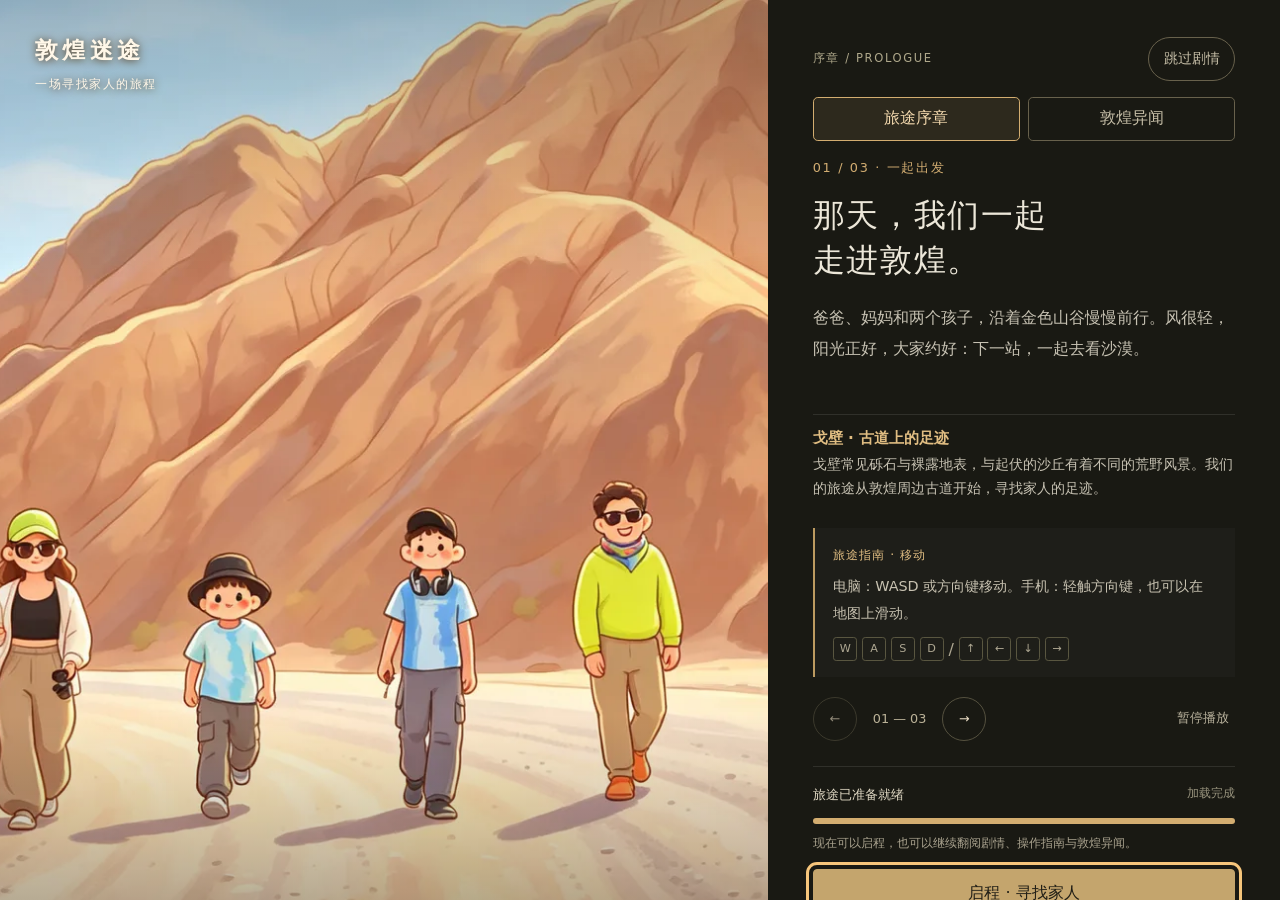
<file: main/index.html>
<!DOCTYPE html>
<html lang="zh-CN">
	<head>
		<meta charset="utf-8">
		<meta name="viewport" content="width=device-width, initial-scale=1.0">
		<title>敦煌迷途</title>
		<style>
html, body, #canvas {
	margin: 0;
	padding: 0;
	border: 0;
}

body {
	color: white;
	background-color: black;
	overflow: hidden;
	touch-action: none;
}

#canvas {
	display: block;
}

#canvas:focus {
	outline: none;
}

#status, #status-splash, #status-progress {
	position: absolute;
	left: 0;
	right: 0;
}

#status, #status-splash {
	top: 0;
	bottom: 0;
}

#status {
	background-color: #242424;
	display: flex;
	flex-direction: column;
	justify-content: center;
	align-items: center;
	visibility: hidden;
}

#status-splash {
	max-height: 100%;
	max-width: 100%;
	margin: auto;
}

#status-splash.show-image--false {
	display: none;
}

#status-splash.fullsize--true {
	height: 100%;
	width: 100%;
	object-fit: contain;
}

#status-splash.use-filter--false {
	image-rendering: pixelated;
}

#status-progress, #status-notice {
	display: none;
}

#status-progress {
	bottom: 10%;
	width: 50%;
	margin: 0 auto;
}

#status-notice {
	background-color: #5b3943;
	border-radius: 0.5rem;
	border: 1px solid #9b3943;
	color: #e0e0e0;
	font-family: 'Noto Sans', 'Droid Sans', Arial, sans-serif;
	line-height: 1.3;
	margin: 0 2rem;
	overflow: hidden;
	padding: 1rem;
	text-align: center;
	z-index: 1;
}

html { font-family: system-ui, -apple-system, sans-serif; font-size: 100%; }
@supports (font: -apple-system-body) {
	html { font: -apple-system-body; }
}
#status { background: radial-gradient(ellipse at center, #33291c, #17140f); }
#status-splash { display: none; }
#status-copy {
	display: flex;
	flex-direction: column;
	gap: 0.5rem;
	margin-top: 1.25rem;
	text-align: center;
	font-family: system-ui, -apple-system, "Noto Sans SC", sans-serif;
}
#status-copy strong { color: #e6c98f; font-size: 1.35rem; font-weight: 600; }
#status-detail { color: #b9aa91; font-size: 0.9rem; }
#status-progress {
	position: static;
	margin-top: 1.25rem;
	height: 0.55rem;
	max-width: 26rem;
	accent-color: #d5a936;
}

#status { position:fixed; inset:0; z-index:1000; visibility:visible; display:grid; grid-template-columns:minmax(0, 1.35fr) minmax(24rem, 0.9fr); background:#191913; color:#ece7d9; text-align:left; overflow:auto; touch-action:pan-y; font-family:system-ui,-apple-system,sans-serif; }
body.intro-open { touch-action:pan-y; }
#status * { box-sizing:border-box; }
#status button { font:inherit; cursor:pointer; touch-action:manipulation; }
#status button:focus-visible { outline:3px solid #f6c57b; outline-offset:4px; }
#status button:disabled { cursor:wait; opacity:.58; }
#status [hidden] { display:none !important; }
.intro-art { position:relative; align-self:stretch; min-height:100%; overflow:hidden; background:#dcb687; }
.intro-art img { position:absolute; width:100%; height:100%; object-fit:cover; object-position:52% 65%; }
.intro-art::after { content:""; position:absolute; inset:0; background:linear-gradient(180deg,#2f261740,transparent 30%,transparent 75%,#2e241c70); pointer-events:none; }
.intro-brand { position:absolute; z-index:2; top:2.2rem; left:2.2rem; color:#fff7e8; text-shadow:0 1px 8px #594023; font-size:1.45rem; font-weight:650; letter-spacing:.18em; }
.intro-brand span { display:block; margin-top:.6rem; font-size:.78rem; font-weight:400; letter-spacing:.12em; }
.intro-caption { position:absolute; z-index:2; bottom:2.2rem; left:2.2rem; color:#fff4de; font-size:.85rem; letter-spacing:.15em; }
.intro-art-feedback { position:absolute; z-index:3; left:1rem; right:1rem; bottom:4rem; display:flex; flex-wrap:wrap; gap:.5rem; align-items:center; }
#intro-art-status { background:#241c14e8; color:#fff3d9; padding:.5rem .75rem; border-radius:.3rem; font-size:.85rem; }
#intro-art-retry { background:#241c14; color:#fff3d9; border:1px solid #d3ad70; min-height:2.75rem; padding:.4rem .7rem; border-radius:.3rem; }
.intro-place { margin-top:1rem; padding-top:.8rem; border-top:1px solid #ffffff19; }
#intro-place-title { margin:0 0 .3rem; font-size:.95rem; color:#e0bd82; font-weight:600; }
#intro-place-copy { margin:0; font-size:.85rem; line-height:1.75; color:#c6c1b2; }
.intro-sand { position:absolute; z-index:1; inset:-30%; opacity:0; pointer-events:none; background:repeating-linear-gradient(160deg,transparent 0 60px,#bd873632 62px 65px,transparent 68px 130px); transition:opacity 1.8s; }
#status[data-chapter="1"] .intro-sand { opacity:1; animation:intro-wind 4s linear infinite; }
#status[data-chapter="1"] .intro-art img { filter:sepia(.2) brightness(.82); }
@keyframes intro-wind { from { transform:translateX(-5%); } to { transform:translateX(5%); } }
.intro-panel { width:100%; max-width:42rem; margin:auto; padding:2.3rem clamp(1.5rem,3.5vw,4rem); }
.intro-top { display:flex; justify-content:space-between; align-items:center; gap:1rem; font-size:.72rem; letter-spacing:.14em; color:#afa88b; margin-bottom:1rem; }
.intro-sections { display:flex; gap:.5rem; margin-bottom:1.2rem; }
.intro-sections button { flex:1; min-height:2.75rem; border:1px solid #68614c; border-radius:.3rem; background:transparent; color:#c6bea7; }
.intro-sections button[aria-pressed="true"] { background:#d3ad701c; border-color:#d3ad70; color:#f2d8ad; }
.intro-lore-hint { font-size:.85rem; line-height:1.7; color:#afa88b; margin:0 0 1.4rem; }
#intro-lore-kind { color:#d2ad72; font-size:.85rem; margin:0 0 .8rem; }
#intro-lore-title { font-size:clamp(1.5rem,2vw,2rem); font-weight:500; line-height:1.5; margin:0 0 1rem; }
#intro-lore-copy { font-size:1rem; color:#d8d2c3; line-height:1.95; margin:0; }
.intro-lore-nav { display:flex; align-items:center; gap:.8rem; margin:1.2rem 0 .5rem; }
.intro-lore-nav button { min-width:2.75rem; min-height:2.75rem; padding:.4rem .8rem; border:1px solid #68614c; border-radius:.3rem; background:transparent; color:#f2d8ad; }
#intro-lore-page { margin-right:auto; color:#bbb298; font-size:.85rem; white-space:nowrap; }
#intro-lore-source { color:#afa88b; font-size:.8rem; line-height:1.7; margin-bottom:.8rem; }
#intro-lore-source summary { cursor:pointer; min-height:2.75rem; padding:.65rem 0; }
#intro-lore-link { display:inline-block; color:#e0bd82; padding:.5rem 0; }
#intro-lore-source span { display:block; }
#status a:focus-visible, #status summary:focus-visible { outline:3px solid #f6c57b; outline-offset:2px; }
.intro-top button { color:#c6bea7; background:transparent; border:1px solid #68614c; border-radius:2rem; min-height:2.75rem; padding:.4rem .9rem; font-size:.85rem !important; letter-spacing:0; }
#intro-chapter { color:#d2ad72; font-size:.8rem; letter-spacing:.13em; margin:0 0 1rem; }
#intro-title { font-size:clamp(1.7rem,2.5vw,2.8rem); font-weight:500; line-height:1.4; margin:0 0 1.2rem; letter-spacing:.05em; }
#intro-copy { color:#c6c1b2; font-size:1rem; line-height:1.95; margin:0; min-height:6rem; }
.intro-tip { margin-top:1.7rem; padding:1rem 1.15rem; border-left:2px solid #bc9a60; background:#ffffff06; }
#intro-tip-label { color:#e0bd82; font-size:.78rem; letter-spacing:.08em; }
#intro-tip { font-size:.9rem; line-height:1.85; margin:.55rem 0 0; color:#c8c2b1; }
.intro-keys { display:flex; gap:.3rem; align-items:center; margin-top:.7rem; color:#aea792; }
.intro-keys kbd { font: .7rem system-ui; min-width:1.5rem; height:1.5rem; text-align:center; padding-top:.2rem; border:1px solid #595640; border-radius:.2rem; }
.intro-nav { display:flex; align-items:center; gap:1rem; margin:1.2rem 0 1.6rem; color:#bbb298; font-size:.8rem; }
.intro-nav button { background:transparent; border:1px solid #55513f; color:#e9dcc4; min-width:2.75rem; min-height:2.75rem; border-radius:50%; }
.intro-nav #intro-auto { border:0; border-radius:0; margin-left:auto; color:#b9b29d; font-size:.8rem; }
.intro-loading { padding-top:1.2rem; border-top:1px solid #ffffff19; }
.intro-progress-row { display:flex; justify-content:space-between; gap:.5rem; font-size:.82rem; }
#status-detail { color:#e0d8c3; font-size:inherit; }
.intro-download { color:#99947e; font-size:.72rem; }
#status-progress { display:block; position:static; width:100%; max-width:none; margin:.85rem 0 .6rem; height:.35rem; accent-color:#d3ad70; border:0; border-radius:1rem; overflow:hidden; }
#status-progress::-webkit-progress-bar { background:#ffffff18; }
#status-progress::-webkit-progress-value { background:#d3ad70; }
#intro-network { font-size:.75rem; color:#a9a28e; line-height:1.6; margin:.65rem 0 1rem; }
#intro-enter, #intro-retry { min-height:3rem; width:100%; border:1px solid #c4a56d; background:#c4a56d; color:#201e16; border-radius:.25rem; font-weight:650; }
#status-notice { position:static; margin:1rem 0; text-align:left; overflow-wrap:anywhere; font: .85rem/1.6 system-ui; }
#status[data-returning="true"] #intro-story, #status[data-returning="true"] .intro-nav { display:none; }
#status[data-returning="true"] .intro-top { margin-bottom:1rem; }
#status[data-paused="true"] .intro-sand { animation-play-state:paused; }
@media (max-width:850px) {
  #status { display:flex; flex-direction:column; height:100dvh; overflow:hidden; justify-content:flex-start; align-items:stretch; }
  .intro-art { flex:none; min-height:0; height:clamp(9rem,26dvh,15rem); }
  .intro-art img { object-fit:contain; object-position:center; }
  .intro-brand { top:1rem; left:1rem; font-size:1.1rem; }
  .intro-brand span { font-size:.65rem; margin-top:.3rem; }
  .intro-caption { bottom:.8rem; left:1rem; font-size:.7rem; }
  .intro-panel { flex:1; min-height:0; max-width:none; margin:0; display:flex; flex-direction:column; padding:1rem 1.3rem max(.8rem,env(safe-area-inset-bottom)); }
  .intro-reading { flex:1; min-height:0; overflow-y:auto; padding-bottom:.5rem; overscroll-behavior:contain; }
  .intro-top { margin-bottom:1rem; }
  #intro-title { font-size:1.65rem; margin-bottom:.65rem; }
  #intro-title br { display:none; }
  #intro-copy { min-height:0; font-size:.95rem; line-height:1.8; }
  .intro-tip { margin-top:1rem; padding:.7rem .9rem; }
  .intro-keys { display:none; }
  .intro-nav { margin:.65rem 0; }
  .intro-loading { flex:none; padding-top:.8rem; }
}
@media (max-width:850px) and (max-height:500px) { .intro-art { display:none; } }
@media (max-width:850px) and (max-height:700px) {
  #status[data-reading="lore"] .intro-art { display:none; }
  #status[data-reading="lore"] .intro-lore-hint { display:none; }
}
@media (prefers-reduced-motion:reduce) { .intro-sand { animation:none !important; transition:none; } }

/* Illustrated travel notes stay visually distinct from the family film. */
#status[data-illustrated="true"] { grid-template-columns:minmax(0, 1fr); background:#262923; }
#status[data-illustrated="true"] .intro-art { display:none; }
#status[data-illustrated="true"] .intro-panel { max-width:62rem; height:100dvh; display:flex; flex-direction:column; padding-top:1.2rem; padding-bottom:1rem; }
#status[data-illustrated="true"] .intro-reading { flex:1; min-height:0; overflow-y:auto; }
#status[data-illustrated="true"] .intro-loading { flex:none; }
#status[data-illustrated="true"] #intro-lore-view article { display:grid; grid-template-columns:1fr 1fr; column-gap:2rem; padding:1.5rem; border-radius:.3rem; background:#eee0bd; color:#493b2b; border:1px solid #bb9868; }
#intro-rabbit-figure { grid-column:1; grid-row:1 / 5; margin:0; text-align:center; }
#intro-rabbit-figure svg { display:block; width:100%; height:auto; max-height:17rem; }
#intro-travel-figure { grid-column:1; grid-row:1 / 5; margin:0; text-align:center; }
#intro-travel-figure svg { display:block; width:100%; height:auto; max-height:17rem; }
#intro-travel-caption { font-size:.75rem; line-height:1.7; margin:.6rem 0; color:#6e5740; }
#intro-rabbit-figure figcaption { font-size:.75rem; line-height:1.7; margin:.3rem 0; color:#6e5740; }
#intro-rabbit-zoom { min-height:2.75rem; border:1px solid #8d7050; border-radius:.3rem; background:transparent; color:#493b2b; padding:.3rem 1rem; }
#status[data-illustrated="true"] #intro-lore-kind { color:#775137; font-size:.8rem; margin-top:1rem; }
#status[data-illustrated="true"] #intro-lore-title { color:#3d493e; }
#status[data-illustrated="true"] #intro-lore-copy { color:#544633; }
#intro-rabbit-caption { color:#6f5435; font-size:.85rem; line-height:1.7; border-top:1px dashed #b59d78; padding-top:1rem; }
@media (max-width:600px) {
  #status[data-illustrated="true"] #intro-lore-view article { display:flex; flex-direction:column; padding:1rem; }
  #intro-rabbit-figure svg { width:11rem; max-width:100%; margin:auto; }
  #intro-travel-figure svg { width:15rem; max-width:100%; max-height:11rem; margin:auto; }
  #status[data-illustrated="true"] #intro-lore-kind { order:-2; margin-top:0; }
  #status[data-illustrated="true"] #intro-lore-title { order:-1; font-size:1.4rem; }
  #status[data-illustrated="true"] #intro-lore-copy { margin-top:1rem; }
}
@media (max-width:600px) and (max-height:700px) {
  /* Large system text: show the story before its sketch, with entry always pinned. */
  #status[data-illustrated="true"][data-rabbit="false"] #intro-lore-kind { order:-3; }
  #status[data-illustrated="true"][data-rabbit="false"] #intro-lore-title { order:-2; }
  #status[data-illustrated="true"][data-rabbit="false"] #intro-lore-copy { order:-1; margin:0 0 1rem; }
}

		</style>
		<link id="-gd-engine-icon" rel="icon" type="image/png" href="index.icon.png" />
<link rel="apple-touch-icon" href="index.apple-touch-icon.png"/>

		<link rel="preload" href="intro-b907c18ffd4f22e8.webp" as="image" fetchpriority="high">
		<link rel="preload" href="engine-0e92f6c922b2d3230a5f05c5.wasm" as="fetch" type="application/wasm" crossorigin fetchpriority="low">
		<link rel="preload" href="game-209f291de6005f74bac8f34e.pck" as="fetch" crossorigin fetchpriority="low">

	</head>
	<body>
		<canvas id="canvas">
			Your browser does not support the canvas tag.
		</canvas>

		<noscript>
			Your browser does not support JavaScript.
		</noscript>

		<section id="status" aria-label="敦煌迷途序章" data-chapter="0">
  <div class="intro-art">
    <img src="intro-b907c18ffd4f22e8.webp" data-storm-src="intro-f0b5d2ba8b22881a.webp" data-search-src="intro-f4a6c2591dc0d5f5.webp" alt="一家四口穿行在敦煌金色的山谷中：妈妈、两个孩子和爸爸。" fetchpriority="high" decoding="async">
    <div class="intro-sand" aria-hidden="true"></div>
    <div class="intro-brand">敦煌迷途 <span>一场寻找家人的旅程</span></div>
    <span class="intro-caption">敦煌 · 风起之前</span>
    <div class="intro-art-feedback"><span id="intro-art-status" role="status" hidden></span><button id="intro-art-retry" type="button" hidden>重试插图</button></div>
  </div>
  <div class="intro-panel">
    <div class="intro-reading">
    <header class="intro-top"><span>序章 / PROLOGUE</span><button id="intro-skip" type="button">跳过剧情</button></header>
    <div class="intro-sections" role="group" aria-label="等待时读点什么">
      <button id="intro-show-story" type="button" aria-pressed="true" aria-controls="intro-story-view">旅途序章</button>
      <button id="intro-show-lore" type="button" aria-pressed="false" aria-controls="intro-lore-view">敦煌异闻</button>
    </div>
    <div id="intro-story-view">
    <div id="intro-story" aria-live="polite" aria-atomic="true">
      <p id="intro-chapter">01 / 03 · 一起出发</p>
      <h1 id="intro-title">那天，我们一起<br>走进敦煌。</h1>
      <p id="intro-copy">爸爸、妈妈和两个孩子，沿着金色山谷慢慢前行。风很轻，阳光正好，大家约好：下一站，一起去看沙漠。</p>
      <aside class="intro-place" aria-label="旅途地理小记">
        <h2 id="intro-place-title">戈壁 · 古道上的足迹</h2>
        <p id="intro-place-copy">从敦煌周边古道出发，认识戈壁、莫高窟与三危山。</p>
      </aside>
    </div>
    <aside class="intro-tip" aria-label="操作介绍">
      <span id="intro-tip-label">旅途指南 · 移动</span>
      <p id="intro-tip">电脑：WASD 或方向键移动。手机：轻触方向键，也可以在地图上滑动。</p>
      <div class="intro-keys" aria-hidden="true"><kbd>W</kbd><kbd>A</kbd><kbd>S</kbd><kbd>D</kbd><span> / </span><kbd>↑</kbd><kbd>←</kbd><kbd>↓</kbd><kbd>→</kbd></div>
    </aside>
    <nav class="intro-nav" aria-label="序章翻页">
      <button id="intro-prev" type="button" aria-label="上一幕">←</button>
      <span id="intro-page">01 — 03</span>
      <button id="intro-next" type="button" aria-label="下一幕">→</button>
      <button id="intro-auto" type="button">暂停播放</button>
    </nav>
    </div>
    <section id="intro-lore-view" aria-label="敦煌异闻" hidden>
      <p class="intro-lore-hint">等风来，也听一段敦煌往事。手动翻阅，随时启程。</p>
      <article aria-live="polite" aria-atomic="true">
        <figure id="intro-rabbit-figure" hidden>
          <div role="img" aria-label="原创三兔共耳示意：三只追逐的兔子与中央的耳朵"><svg xmlns="http://www.w3.org/2000/svg" width="400" height="400" viewBox="0 0 320 320">
  <!-- Original geometric interpretation, not a reproduction of a historic mural. -->
  <circle cx="160" cy="160" r="153" fill="#eee0bd" stroke="#9b6848" stroke-width="3"/>
  <circle cx="160" cy="160" r="141" fill="none" stroke="#b28d5f" stroke-width="1" stroke-dasharray="3 7"/>
  <circle cx="160" cy="160" r="125" fill="#294f50" stroke="#bc945e" stroke-width="4"/>
  <g fill="#d7b273" stroke="#f3d9a6" stroke-width="1.5">
    <path d="M160 31 Q185 49 160 70 Q135 49 160 31Z"/>
    <path d="M160 31 Q185 49 160 70 Q135 49 160 31Z" transform="rotate(60 160 160)"/>
    <path d="M160 31 Q185 49 160 70 Q135 49 160 31Z" transform="rotate(120 160 160)"/>
    <path d="M160 31 Q185 49 160 70 Q135 49 160 31Z" transform="rotate(180 160 160)"/>
    <path d="M160 31 Q185 49 160 70 Q135 49 160 31Z" transform="rotate(240 160 160)"/>
    <path d="M160 31 Q185 49 160 70 Q135 49 160 31Z" transform="rotate(300 160 160)"/>
  </g>
  <g fill="#f4e6c3" stroke="#643f2f" stroke-width="2.4" stroke-linejoin="round">
    <g id="hare">
      <path d="M155 112 C144 103 139 85 118 79 C97 74 77 88 80 107 C82 124 106 127 123 116 L141 130Z"/>
      <path d="M85 101 Q64 91 70 80 Q81 84 89 94"/>
      <path d="M103 113 Q93 135 114 136 L133 123 M116 89 Q132 84 144 95 L156 100" fill="none"/>
      <path d="M145 105 Q150 88 163 96 Q175 102 174 118 L163 128 Q145 128 145 105Z"/>
      <circle cx="156" cy="105" r="2.6" fill="#643f2f" stroke="none"/>
      <path d="M171 117 L176 120 L170 122" fill="#643f2f"/>
    </g>
    <use href="#hare" transform="rotate(120 160 160)"/>
    <use href="#hare" transform="rotate(240 160 160)"/>
  </g>
  <!-- Each lens is ONE ear shared by the two heads at its endpoints. Three total. -->
  <g id="shared-ears" fill="#f4e6c3" stroke="#643f2f" stroke-width="2.4">
    <path d="M160 117 Q201 132 197 181 Q160 162 160 117Z"/>
    <path d="M160 117 Q201 132 197 181 Q160 162 160 117Z" transform="rotate(120 160 160)"/>
    <path d="M160 117 Q201 132 197 181 Q160 162 160 117Z" transform="rotate(240 160 160)"/>
  </g>
  <g fill="none" stroke="#ba754f" stroke-width="2.5" stroke-linecap="round">
    <path d="M169 133 Q186 150 191 168"/>
    <path d="M169 133 Q186 150 191 168" transform="rotate(120 160 160)"/>
    <path d="M169 133 Q186 150 191 168" transform="rotate(240 160 160)"/>
  </g>
</svg>
</div>
          <figcaption>哥哥的旅行手记 · 原创示意，非文物原图</figcaption>
          <button id="intro-rabbit-zoom" type="button" aria-expanded="false">放大看看</button>
        </figure>
        <figure id="intro-travel-figure" hidden>
          <div data-note="roadbook" role="img" aria-label="原创旅行画卷：泉水、石窟和石门连接成路" hidden><svg xmlns="http://www.w3.org/2000/svg" width="640" height="400" viewBox="0 0 640 400">
<rect x="8" y="8" width="624" height="384" rx="18" fill="#eee0bd" stroke="#b28b54" stroke-width="3"/>
<g fill="#d0b48a"><path d="M25 185 90 75 150 160 202 65 290 185Z"/><path d="m367 132 65-75 51 66 57-90 75 99Z"/></g>
<path d="M100 216V280H200V341H358V250H513V204" fill="none" stroke="#957c57" stroke-width="25" stroke-linejoin="round"/>
<path d="M100 216V280H200V341H358V250H513V204" fill="none" stroke="#f5c864" stroke-width="5" stroke-dasharray="9 8"/>
<g fill="#6b9f9b" stroke="#315e60" stroke-width="3"><ellipse cx="100" cy="208" rx="37" ry="16"/><path d="M72 207q28-18 56 0" fill="none"/></g>
<path d="M280 230v-57a40 40 0 0 1 80 0v57Z" fill="#a88059" stroke="#71573d" stroke-width="5"/><path d="M300 230v-52a20 20 0 0 1 40 0v52" fill="#51483c"/>
<path d="M320 230v50H200" fill="none" stroke="#957c57" stroke-width="17"/>
<g fill="#b58750" stroke="#755332" stroke-width="4"><path d="M475 210V139H493V210ZM534 210V139H552V210Z"/><path d="M465 135H561V151H465Z"/></g>
<path d="m513 98-10 17h20Z" fill="#476d64"/>
<g fill="#9f7851"><circle cx="40" cy="330" r="5"/><circle cx="590" cy="295" r="4"/><circle cx="430" cy="340" r="5"/></g>
</svg>
</div>
          <div data-note="golden_light" role="img" aria-label="原创岩缝示意：换个角度，看见暖光中的小脚印" hidden><svg xmlns="http://www.w3.org/2000/svg" width="640" height="400" viewBox="0 0 640 400">
<rect x="8" y="8" width="624" height="384" rx="18" fill="#eee0bd" stroke="#b28b54" stroke-width="3"/>
<path d="M30 310 95 90 165 50 235 110 295 315Z" fill="#b58058"/>
<path d="M368 315 382 120 460 65 520 100 610 315Z" fill="#a56e4e"/>
<path d="m165 50 28 115 42-55M460 65l-18 128-60-73" fill="none" stroke="#d4a674" stroke-width="12"/>
<path d="m360 65 34 15-81 265-112-30Z" fill="#f8cd68" opacity=".65"/>
<path d="m360 65 9 4-99 260-30-8Z" fill="#fff1b3"/>
<g fill="#6c634b" transform="translate(285 252) rotate(-28)"><ellipse cx="0" cy="0" rx="9" ry="17"/><ellipse cx="25" cy="27" rx="9" ry="17"/><circle cx="0" cy="-25" r="5"/><circle cx="25" cy="2" r="5"/></g>
<path d="M165 350q-60-45 0-82m-18 8 18-8-2 20" fill="none" stroke="#496e69" stroke-width="6" stroke-linecap="round"/>
</svg>
</div>
          <div data-note="nine_deer" role="img" aria-label="原创鹿形路标与清泉示意" hidden><svg xmlns="http://www.w3.org/2000/svg" width="400" height="320" viewBox="0 0 400 320">
<rect x="8" y="8" width="384" height="304" rx="20" fill="#eee0bd" stroke="#b28b54" stroke-width="3"/>
<path d="M40 260q80-35 160 0t160 0v28H40Z" fill="#649c9a"/>
<g fill="#e0ac62" stroke="#674c35" stroke-width="6" stroke-linejoin="round" stroke-linecap="round">
<path d="m100 160 35-18 95 3 35-62 34 6-20 31-17 67-30 14-10 48h-14l3-49-56-6-18 55h-15l7-67-29-5-17-28Z"/>
<path d="m269 88-15-37m10 16-17-6m29 25 20-37m-10 18 20-3" fill="none"/>
</g>
<circle cx="283" cy="98" r="4" fill="#3c3e32"/>
<g fill="#eee0bd"><circle cx="154" cy="162" r="7"/><circle cx="180" cy="170" r="7"/><circle cx="207" cy="160" r="7"/></g>
</svg>
</div>
          <div data-note="library_cave" role="img" aria-label="原创旅行速写：小洞口与展开的旧卷纸" hidden><svg xmlns="http://www.w3.org/2000/svg" width="640" height="400" viewBox="0 0 640 400">
<rect x="8" y="8" width="624" height="384" rx="18" fill="#eee0bd" stroke="#b28b54" stroke-width="3"/>
<path d="M48 320V164Q48 62 190 62T332 164V320Z" fill="#c7a479"/>
<path d="M91 320V168Q91 97 190 97T289 168V320Z" fill="#8c7157"/>
<path d="M124 320V175Q124 130 190 130T256 175V320Z" fill="#504e43"/>
<path d="M70 192H110M274 215H310M76 263H112M140 94L150 117M238 96L230 120" stroke="#a7855d" stroke-width="5"/>
<path d="M80 326H300" stroke="#715b43" stroke-width="8" stroke-linecap="round"/>
<g stroke="#846847" stroke-width="4" stroke-linejoin="round">
<path d="M365 100H542V297H365Z" fill="#f7eac9"/>
<path d="M352 100Q352 80 368 80H548Q564 80 564 100V111H389V100Q389 80 368 80" fill="#d5b783"/>
<path d="M365 286H531Q553 286 553 307T531 328H350Q369 318 365 286Z" fill="#d5b783"/>
</g>
<g stroke="#9d885f" stroke-width="5" stroke-linecap="round"><path d="M404 144H506M404 170H487M404 196H506M404 222H470"/></g>
<path d="M306 174Q336 160 352 181" fill="none" stroke="#6d9187" stroke-width="4" stroke-dasharray="4 7"/>
<g fill="#b28b54"><circle cx="88" cy="350" r="4"/><circle cx="586" cy="314" r="4"/></g>
</svg>
</div>
          <div data-note="pipa" role="img" aria-label="原创意象速写：琵琶与舒展回旋的舞带，并非壁画舞姿复原" hidden><svg xmlns="http://www.w3.org/2000/svg" width="640" height="400" viewBox="0 0 640 400">
<rect x="8" y="8" width="624" height="384" rx="18" fill="#eee0bd" stroke="#b28b54" stroke-width="3"/>
<path d="M88 257C190 333 134 97 275 100S454 333 552 166" fill="none" stroke="#749c90" stroke-width="24" stroke-linecap="round"/>
<path d="M89 254C191 330 135 94 276 97S455 330 553 163" fill="none" stroke="#bad0ad" stroke-width="4"/>
<g transform="rotate(28 320 200)" stroke="#765539" stroke-linejoin="round">
<path d="M308 124V62L336 48 343 61 329 73V124C329 158 377 182 377 237A57 57 0 0 1 263 237C263 182 308 158 308 124Z" fill="#c69b5d" stroke-width="5"/>
<path d="M312 138C307 176 279 193 279 237A41 41 0 0 0 361 237C361 194 333 177 325 138Z" fill="#e6c78e" stroke-width="3"/>
<path d="M313 84V263M319 80V263M325 77V263" stroke-width="2"/>
<path d="M298 263H341M305 104H333M305 116H333" stroke-width="5"/>
</g>
<path d="M120 151Q169 89 226 73M423 322Q492 323 534 279" fill="none" stroke="#b78762" stroke-width="3" stroke-dasharray="6 8"/>
<g fill="#b78762"><circle cx="119" cy="151" r="5"/><circle cx="535" cy="278" r="5"/></g>
</svg>
</div>
          <figcaption id="intro-travel-caption"></figcaption>
        </figure>
        <p id="intro-lore-kind"></p>
        <h2 id="intro-lore-title"></h2>
        <p id="intro-lore-copy"></p>
        <p id="intro-rabbit-caption" hidden>留意木门上的兔纹。答案，也许就在旅途中。</p>
      </article>
      <nav class="intro-lore-nav" aria-label="异闻翻页">
        <button id="intro-lore-prev" type="button" aria-label="上一则异闻">←</button>
        <span id="intro-lore-page"></span>
        <button id="intro-lore-next" type="button">下一则 →</button>
      </nav>
      <details id="intro-lore-source"><summary>故事出处</summary><a id="intro-lore-link" target="_blank" rel="noopener noreferrer"></a><span>（新窗口打开）</span></details>
    </section>
    </div>
    <footer class="intro-loading">
      <div class="intro-progress-row"><span id="status-detail" role="status">正在准备旅途…</span><span class="intro-download">后台加载中</span></div>
      <progress id="status-progress" aria-label="游戏资源加载进度"></progress>
      <p id="intro-network">初次进入需要下载引擎；阅读剧情时，下载会同时进行。</p>
      <button id="intro-enter" type="button" disabled>等待旅途准备就绪…</button>
      <div id="status-notice" role="alert"></div>
      <button id="intro-retry" type="button" hidden>重新加载</button>
    </footer>
  </div>
</section>


		<script>(() => {
  'use strict';
  const overlay = document.getElementById('status');
  document.body.classList.add('intro-open');
  const key = 'dunhuang-intro-v1';
  const artwork = overlay.querySelector('.intro-art img');
  const illustrations = [
    [artwork.getAttribute('src'), artwork.alt],
    [artwork.dataset.stormSrc, '黄沙席卷敦煌山谷，一家四口在风暴中走散，彼此伸手寻找。'],
    [artwork.dataset.searchSrc, '风暴过后，爸爸独自沿着敦煌古道的脚印，出发寻找家人。'],
  ];
  let pendingArtwork = -1;
  const imageCache = new Map();
  const artStatus = document.getElementById('intro-art-status');
  const artRetry = document.getElementById('intro-art-retry');

  function loadArtwork(index) {
    const src = illustrations[index][0];
    if (imageCache.has(src)) return imageCache.get(src);
    const image = new Image();
    image.decoding = 'async';
    // These two images total only ~174 KiB. Give the visible story priority over WASM.
    image.fetchPriority = 'high';
    const entry = { image, state: 'loading', promise: null };
    entry.promise = new Promise(resolve => {
      image.onload = async () => {
        try { await image.decode(); } catch (_) { /* onload already confirms usable pixels. */ }
        entry.state = 'ready';
        resolve(true);
      };
      image.onerror = () => { entry.state = 'failed'; resolve(false); };
    });
    imageCache.set(src, entry);
    image.src = src;
    return entry;
  }

  function primeArtwork() {
    if (skip || !overlay.isConnected) return;
    // Start both later acts while the first is being read, not at the moment of flipping.
    loadArtwork(1);
    loadArtwork(2);
  }

  function renderArtwork() {
    if (pendingArtwork === chapter) return;
    pendingArtwork = chapter;
    const target = chapter;
    const [src, alt] = illustrations[target];
    artRetry.hidden = true;
    artStatus.hidden = true;
    overlay.querySelector('.intro-art').setAttribute('aria-busy', 'false');
    if (artwork.getAttribute('src') === src) return;
    const entry = loadArtwork(target);
    if (entry.state !== 'ready') {
      artStatus.textContent = `第 ${target + 1} 幕插图加载中，正文可先阅读`;
      artStatus.hidden = false;
      overlay.querySelector('.intro-art').setAttribute('aria-busy', 'true');
    }
    // Keep the last usable image; out-of-order responses cannot turn a page back.
    entry.promise.then(loaded => {
      if (chapter !== target || !overlay.isConnected) return;
      overlay.querySelector('.intro-art').setAttribute('aria-busy', 'false');
      if (!loaded) {
        artStatus.textContent = '本幕插图暂未载入，仍可阅读或进入游戏';
        artStatus.hidden = false;
        artRetry.hidden = false;
        return;
      }
      artwork.src = src;
      artwork.alt = alt;
      artStatus.hidden = true;
      artRetry.hidden = true;
    });
  }
  const chapters = [
    ['一起出发', '那天，我们一起\n走进敦煌。', '爸爸、妈妈和两个孩子，沿着金色山谷慢慢前行。风很轻，阳光正好，大家约好：下一站，一起去看沙漠。', '敦煌 · 风起之前', '移动', '电脑：WASD 或方向键移动。手机：轻触方向键，也可以在地图上滑动。'],
    ['风暴突至', '一阵风，\n吹散了四个人。', '天边忽然扬起黄沙，熟悉的山谷转眼被风暴吞没。呼喊声消失在风里，再睁开眼时，身边的家人已经不见了。', '敦煌 · 黄沙遮住了归路', '即时战斗', '敌人不会等你行动。朝相邻敌人的方向移动即可攻击；留意箭头预警，及时避让。电脑按 P / Esc，手机点“暂停”可暂停战斗。'],
    ['寻找家人', '风停之后，\n我们一定要团聚。', '你决定沿着古道出发，寻找走散的家人。穿过迷途，留意沿路的补给与指引——这趟旅程，要一家人一起走完。', '敦煌 · 旅途从这里开始', '补给与目标', '寻找家人、收集补给。电脑用 1–5 选道具、E 使用；手机点“换”“用”。集齐当前关卡的家人后，跟随指引前往出口。'],
  ];
  const places = [
    ['戈壁 · 古道上的足迹', '戈壁常见砾石与裸露地表，与起伏的沙丘有着不同的荒野风景。我们的旅途从敦煌周边古道开始，寻找家人的足迹。'],
    ['莫高窟 · 岩壁里的千年故事', '莫高窟以壁画和彩塑著称，留下丝绸之路上文化交流的印记。旅途中的图案与故事，提醒我们仔细观察、记住线索。'],
    ['三危山 · 风中的归路', '三危山遥对莫高窟。游戏将山谷与远处的营地化为最后一段归路：找到弟弟，让一家四口再次团聚。'],
  ];
  // Shared with the in-game reference plate; generated from assets/lore at export.
  const rabbitNote = {"id": "three_hares", "kind": "旅行手记 · 莫高窟第407窟", "title": "三只兔子，耳朵藏在哪？", "teaser": "哥哥在旅行手记里画下“三兔共耳”：每只兔子看起来都有两只耳朵，整幅图却只有三只。沿着图案慢慢看——到了莫高窟，也许会认出它。", "reference_label": "哥哥的手记 · 纹样临摹", "question": "木门上的哪块门牌，和手记里的图案一样？", "retry": "再看中间的耳朵。参考图一直在，不着急。", "reveal": "原来，相邻的兔子共用一只耳朵！三只耳朵围成一个三角形，每只兔子仍有两只耳朵。", "history": "第407窟藻井的莲花中心绘有三只追逐的兔子，画家用共耳的巧思让它们连成一圈。", "fiction": "本图为原创纹样示意，非文物原图。手记、门牌与开门情节为游戏虚构。", "source_title": "敦煌研究院 · 莫高窟第407窟", "source_url": "https://www.dha.ac.cn/info/1425/3569.htm"};
  const travelNotes = {"roadbook": {"id": "roadbook", "kind": "画中行旅 · 五台山图的启发", "title": "没有导航，怎样把路画给别人？", "teaser": "莫高窟第61窟的《五台山图》，把山路、建筑和行旅的人们画在一面墙上。妈妈也学着画了一页路书：泉水、石窟、石门。风沙会盖住脚印，熟悉的地标却还在。", "prompt": "妈妈的路书：从石窟折返古道，经过南面的弯路，到石门再向北寻找。点一下图中的石门，把这段路描下来。", "reveal": "石门认出来了！金线只标出这段古道，不代表前方没有危险。沿线到石门，再向北找妈妈。", "fiction": "原创游戏路书，非文物原图。《五台山图》描绘的是五台山，并非本关敦煌地图。", "source_title": "敦煌研究院 · 莫高窟第61窟", "source_url": "https://www.dha.ac.cn/info/1425/3588.htm"}, "golden_light": {"id": "golden_light", "kind": "建窟传说 · 三危山", "title": "换一个地方看，山会告诉你什么？", "teaser": "《莫高窟记》记载，乐僔见到山间金光，因而留下开窟。这是一则建窟传说。弟弟在旅行手记旁画了两道岩缝：同一片山，换个角度，或许会注意到先前忽略的小线索。", "prompt": "弟弟在北面石窟。向左挪半步，看看岩缝里的暖光。", "reveal": "是弟弟画的小脚印！沿金色足迹折回古道，去北面的石窟找他。", "fiction": "金光为建窟传说；岩缝、涂鸦与引路情节为游戏虚构，不是对传说成因的解释。", "source_title": "敦煌保护研究基金会 · 莫高窟记记载", "source_url": "https://www.dhafund.cn/cms/jjhdt/222.html"}, "nine_deer": {"id": "nine_deer", "kind": "壁画故事 · 第257窟", "title": "它为什么回头走向河里？", "teaser": "妈妈的旅行手记里，一只九色鹿停在河岸，回头望着水面。河里似乎有人挥手，对岸却还藏在暗处。它接下来会做什么？古道旁的鹿形路标、莫高窟里的灯影，也许会让你想起这一页。", "reveal": "鹿形路标旁，果然有一眼清泉。想起九色鹿救人的故事，你也攒足力气，继续寻找家人。", "fiction": "鹿形路标、清泉引路、提灯照岸与足迹引路为游戏虚构，并非九色鹿壁画原有情节。", "source_title": "数字敦煌 · 莫高窟第257窟", "source_url": "https://www.e-dunhuang.com/cave/10.0001/0001.0001.0257"}, "library_cave": {"id": "library_cave", "kind": "旅行手记 · 藏经洞的一页", "title": "小小的洞室，装得下多少往事？", "teaser": "妈妈在手记里画了一个小洞口。1900年，人们发现的藏经洞里，不只有经卷，还有文书和绘画。哥哥原以为宝藏都是金银，看到这里却改了主意：原来一张旧纸，也能留下很久以前的生活。", "fiction": "洞口与卷纸为原创旅行示意，非文物原图；家人的旅行片段为虚构。", "source_title": "敦煌研究院 · 藏经洞发现与文物保护（《我爱你，正如深爱莫高窟》）", "source_url": "https://www.dha.ac.cn/info/1159/2519.htm"}, "pipa": {"id": "pipa", "kind": "旅行手记 · 第112窟的舞姿", "title": "壁画没有声音，怎么像在跳舞？", "teaser": "翻到下一页，弟弟画了一条弯弯的舞带。莫高窟第112窟的乐舞图里，有著名的“反弹琵琶”：乐舞伎把琵琶举到身后，舞姿舒展。哥哥沿着画里的曲线比了比——琴声虽听不见，动作却像还没有停下来。", "fiction": "琵琶与舞带为原创意象示意，非文物原图或舞姿复原；家人的旅行片段为虚构。", "source_title": "敦煌研究院 · 盛唐古乐，惊艳千年", "source_url": "https://www.dha.ac.cn/info/1159/2723.htm"}};
  const noteRow = note => [note.kind, note.title, note.teaser, note.source_title, note.source_url];
  // Inline text and small original vectors: no additional image requests.
  const lore = [
    noteRow(travelNotes.nine_deer),
    [rabbitNote.kind, rabbitNote.title, rabbitNote.teaser, rabbitNote.source_title, rabbitNote.source_url],
    noteRow(travelNotes.golden_light),
    noteRow(travelNotes.library_cave),
    noteRow(travelNotes.pipa),
    noteRow(travelNotes.roadbook),
  ];
  const notePages = { 0: 'nine_deer', 2: 'golden_light', 3: 'library_cave', 4: 'pipa', 5: 'roadbook' };
  let seen = false;
  try { seen = localStorage.getItem(key) === 'seen'; } catch (_) { /* Private storage may be unavailable. */ }
  let chapter = 0;
  let ready = false;
  let failed = false;
  let skip = seen;
  let readingLore = false;
  let loreIndex = 0;
  let auto = !matchMedia('(prefers-reduced-motion: reduce)').matches;
  const $ = id => document.getElementById(id);
  const enter = $('intro-enter');
  let timer;
  let slowTimer;

  function stop() { clearInterval(timer); }
  function renderLore() {
    const rabbit = readingLore && loreIndex === 1;
    overlay.dataset.rabbit = String(rabbit);
    const noteId = readingLore ? notePages[loreIndex] : null;
    overlay.dataset.illustrated = String(rabbit || Boolean(noteId));
    $('intro-travel-figure').hidden = !noteId;
    for (const illustration of $('intro-travel-figure').querySelectorAll('[data-note]')) {
      illustration.hidden = illustration.dataset.note !== noteId;
    }
    $('intro-travel-caption').textContent = noteId ? travelNotes[noteId].fiction : '';
    $('intro-rabbit-figure').hidden = !rabbit;
    $('intro-rabbit-caption').hidden = !rabbit;
    $('intro-rabbit-zoom').setAttribute('aria-expanded', 'false');
    $('intro-rabbit-zoom').textContent = '放大看看';
    $('intro-rabbit-figure').querySelector('svg').setAttribute('viewBox', '0 0 320 320');
    const [kind, title, copy, source, href] = lore[loreIndex];
    $('intro-lore-kind').textContent = kind;
    $('intro-lore-title').textContent = title;
    $('intro-lore-copy').textContent = copy;
    $('intro-lore-page').textContent = `${loreIndex + 1} / ${lore.length}`;
    $('intro-lore-link').textContent = source;
    $('intro-lore-link').href = href;
    $('intro-lore-source').open = false;
    $('intro-lore-prev').disabled = loreIndex === 0;
    $('intro-lore-next').textContent = loreIndex === lore.length - 1 ? '从头读 ↻' : '下一则 →';
    overlay.querySelector('.intro-reading').scrollTop = 0;
    if (readingLore && matchMedia('(max-width: 850px) and (max-height: 500px)').matches) {
      // In landscape, start on the actual story; the reading selector is a scroll above.
      $('intro-lore-kind').scrollIntoView({ block: 'start' });
    }
  }
  function showReading(loreSelected) {
    readingLore = loreSelected;
    overlay.dataset.reading = readingLore ? 'lore' : 'story';
    // Explicit reading always cancels returning-visitor auto-entry.
    skip = false;
    auto = false;
    overlay.dataset.returning = 'false';
    $('intro-skip').textContent = '跳过剧情';
    $('intro-story-view').hidden = readingLore;
    $('intro-lore-view').hidden = !readingLore;
    $('intro-show-story').setAttribute('aria-pressed', String(!readingLore));
    $('intro-show-lore').setAttribute('aria-pressed', String(readingLore));
    render(); renderLore(); schedule();
    if (!readingLore) primeArtwork();
  }
  function render() {
    const c = chapters[chapter];
    const changedChapter = overlay.dataset.chapter !== String(chapter);
    overlay.dataset.chapter = String(chapter);
    renderArtwork();
    $('intro-chapter').textContent = `0${chapter + 1} / 03 · ${c[0]}`;
    $('intro-title').textContent = c[1];
    $('intro-title').style.whiteSpace = 'pre-line';
    $('intro-copy').textContent = c[2];
    $('intro-place-title').textContent = places[chapter][0];
    $('intro-place-copy').textContent = places[chapter][1];
    overlay.querySelector('.intro-caption').textContent = c[3];
    $('intro-tip-label').textContent = `旅途指南 · ${c[4]}`;
    $('intro-tip').textContent = c[5];
    $('intro-page').textContent = `0${chapter + 1} — 03`;
    $('intro-prev').disabled = chapter === 0;
    $('intro-next').disabled = chapter === chapters.length - 1;
    $('intro-auto').textContent = auto ? '暂停播放' : '自动播放';
    overlay.dataset.paused = String(!auto);
    if (changedChapter) overlay.querySelector('.intro-reading').scrollTop = 0;
  }
  function schedule() {
    stop();
    if (auto && !skip && !readingLore) timer = setInterval(() => {
      if (document.hidden) return;
      if (chapter < chapters.length - 1) { chapter++; render(); }
      else stop();
    }, 9000);
  }
  function dismiss() {
    if (!ready || failed) return;
    stop(); clearTimeout(slowTimer);
    try { localStorage.setItem(key, 'seen'); } catch (_) { /* Loading must still work. */ }
    overlay.remove();
    document.body.classList.remove('intro-open');
    document.getElementById('canvas').focus();
  }
  $('intro-next').addEventListener('click', () => { auto = false; chapter = Math.min(2, chapter + 1); render(); schedule(); });
  $('intro-prev').addEventListener('click', () => { auto = false; chapter = Math.max(0, chapter - 1); render(); schedule(); });
  $('intro-auto').addEventListener('click', () => { auto = !auto; render(); schedule(); });
  $('intro-show-story').addEventListener('click', () => showReading(false));
  $('intro-show-lore').addEventListener('click', () => showReading(true));
  $('intro-lore-prev').addEventListener('click', () => { loreIndex = Math.max(0, loreIndex - 1); renderLore(); });
  $('intro-lore-next').addEventListener('click', () => { loreIndex = (loreIndex + 1) % lore.length; renderLore(); });
  $('intro-rabbit-zoom').addEventListener('click', () => {
    const expanded = $('intro-rabbit-zoom').getAttribute('aria-expanded') !== 'true';
    $('intro-rabbit-zoom').setAttribute('aria-expanded', String(expanded));
    $('intro-rabbit-zoom').textContent = expanded ? '看看整幅图' : '放大看看';
    $('intro-rabbit-figure').querySelector('svg').setAttribute('viewBox', expanded ? '95 85 135 140' : '0 0 320 320');
  });
  $('intro-skip').addEventListener('click', () => {
    if (readingLore) {
      showReading(false);
      // Skip the reading experience, not just the original three acts.
      skip = false;
    }
    skip = !skip;
    overlay.dataset.returning = String(skip);
    $('intro-skip').textContent = skip ? '重看序章' : '跳过剧情';
    if (skip) { stop(); if (ready) dismiss(); }
    else { primeArtwork(); schedule(); }
  });
  artRetry.addEventListener('click', () => {
    imageCache.delete(illustrations[chapter][0]);
    pendingArtwork = -1;
    renderArtwork();
  });
  enter.addEventListener('click', dismiss);
  $('intro-retry').addEventListener('click', () => location.reload());
  // Keep tutorial keys out of the running canvas until the player chooses to enter.
  overlay.addEventListener('keydown', event => event.stopPropagation());
  window.dunhuangIntro = {
    isLoading() { return !ready && !failed && overlay.isConnected; },
    ready() {
      if (failed) return;
      ready = true;
      clearTimeout(slowTimer);
      stop();
      $('status-detail').textContent = '旅途已准备就绪';
      overlay.querySelector('.intro-download').textContent = '加载完成';
      $('intro-network').textContent = '现在可以启程，也可以继续翻阅剧情、操作指南与敦煌异闻。';
      $('status-progress').value = 1;
      $('status-progress').max = 1;
      enter.disabled = false;
      enter.textContent = '启程 · 寻找家人';
      if (skip) dismiss();
      else if (!overlay.contains(document.activeElement)) enter.focus({ preventScroll: true });
    },
    fail(message) {
      if (ready || failed || !overlay.isConnected) return;
      failed = true;
      stop(); clearTimeout(slowTimer);
      enter.disabled = true;
      enter.textContent = '加载暂时中断';
      $('status-detail').textContent = message;
      overlay.querySelector('.intro-download').textContent = '需要重试';
      $('intro-network').textContent = '请检查网络连接。重试不会删除游戏存档。';
      $('intro-retry').hidden = false;
    },
  };
  // Godot's tracked WASM stream can reject after fetch() has already resolved.
  // That rejection does not always reach startGame().catch(), leaving progress stuck.
  // Handle only transport errors while this loading overlay owns the page.
  window.addEventListener('unhandledrejection', event => {
    if (ready || failed || !overlay.isConnected) return;
    const reason = event.reason;
    if (!(reason instanceof TypeError) || !/^(network error|failed to fetch|load failed)$/i.test(reason.message)) return;
    window.dunhuangIntro.fail('资源下载中断，请重试。');
    event.preventDefault();
  });
  overlay.dataset.returning = String(seen);
  if (seen) $('intro-skip').textContent = '重看序章';
  render(); renderLore(); schedule();
  // A reading deep link only; it never chooses a level or unlocks gameplay.
  if (new URLSearchParams(location.search).get('lore') === rabbitNote.id) {
    loreIndex = 1;
    showReading(true);
  }
  const requestedNote = new URLSearchParams(location.search).get('lore');
  const requestedPage = Object.keys(notePages).find(page => notePages[page] === requestedNote);
  if (requestedPage !== undefined) { loreIndex = Number(requestedPage); showReading(true); }
  function firstArtworkReady() {
    if (artwork.getAttribute('src') === illustrations[0][0] && artwork.naturalWidth > 0) {
      imageCache.set(illustrations[0][0], { image: artwork, state: 'ready', promise: Promise.resolve(true) });
    }
    primeArtwork();
  }
  if (artwork.complete && artwork.naturalWidth > 0) firstArtworkReady();
  else {
    artwork.addEventListener('load', firstArtworkReady, { once: true });
    artwork.addEventListener('error', primeArtwork, { once: true });
  }
  slowTimer = setTimeout(() => {
    if (!ready && !failed) $('intro-network').textContent = '网络较慢，资源仍在后台加载。可以点“敦煌异闻”，读几则旅途故事。';
  }, 25000);
})();
</script>
		<script onerror="window.dunhuangIntro.fail('引擎下载失败，请检查网络后重试。')" src="engine-0e92f6c922b2d3230a5f05c5.js"></script>
		<script>
const GODOT_CONFIG = {"args":[],"canvasResizePolicy":2,"emscriptenPoolSize":8,"ensureCrossOriginIsolationHeaders":true,"executable":"engine-0e92f6c922b2d3230a5f05c5","experimentalVK":false,"fileSizes":{"game-209f291de6005f74bac8f34e.pck":1097516,"engine-0e92f6c922b2d3230a5f05c5.wasm":39509339},"focusCanvas":false,"gdextensionLibs":[],"godotPoolSize":4,"mainPack":"game-209f291de6005f74bac8f34e.pck"};
const GODOT_THREADS_ENABLED = false;
const engine = typeof Engine === 'function' ? new Engine(GODOT_CONFIG) : null;

(function () {
	if (!engine) return;
	const statusOverlay = document.getElementById('status');
	const statusProgress = document.getElementById('status-progress');
	const statusDetail = document.getElementById('status-detail');
	const statusNotice = document.getElementById('status-notice');

	let initializing = true;
	let statusMode = '';

	function setStatusMode(mode) {
		if (statusMode === mode || !initializing) {
			return;
		}
		if (mode === 'hidden') {
			window.dunhuangIntro.ready();
			initializing = false;
			return;
		}
		statusOverlay.style.visibility = 'visible';
		statusProgress.style.display = mode === 'progress' ? 'block' : 'none';
		statusNotice.style.display = mode === 'notice' ? 'block' : 'none';
		statusMode = mode;
	}

	function setStatusNotice(text) {
		while (statusNotice.lastChild) {
			statusNotice.removeChild(statusNotice.lastChild);
		}
		const lines = text.split('\n');
		lines.forEach((line) => {
			statusNotice.appendChild(document.createTextNode(line));
			statusNotice.appendChild(document.createElement('br'));
		});
	}

	function displayFailureNotice(err) {
		window.dunhuangIntro.fail('旅途暂时无法启动，请重试。');
		console.error(err);
		if (err instanceof Error) {
			setStatusNotice(err.message);
		} else if (typeof err === 'string') {
			setStatusNotice(err);
		} else {
			setStatusNotice('An unknown error occurred.');
		}
		setStatusMode('notice');
		initializing = false;
	}

	const missing = Engine.getMissingFeatures({
		threads: GODOT_THREADS_ENABLED,
	});

	if (missing.length !== 0) {
		if (GODOT_CONFIG['serviceWorker'] && GODOT_CONFIG['ensureCrossOriginIsolationHeaders'] && 'serviceWorker' in navigator) {
			let serviceWorkerRegistrationPromise;
			try {
				serviceWorkerRegistrationPromise = navigator.serviceWorker.getRegistration();
			} catch (err) {
				serviceWorkerRegistrationPromise = Promise.reject(new Error('Service worker registration failed.'));
			}
			// There's a chance that installing the service worker would fix the issue
			Promise.race([
				serviceWorkerRegistrationPromise.then((registration) => {
					if (registration != null) {
						return Promise.reject(new Error('Service worker already exists.'));
					}
					return registration;
				}).then(() => engine.installServiceWorker()),
				// For some reason, `getRegistration()` can stall
				new Promise((resolve) => {
					setTimeout(() => resolve(), 2000);
				}),
			]).then(() => {
				// Reload if there was no error.
				window.location.reload();
			}).catch((err) => {
				console.error('Error while registering service worker:', err);
			});
		} else {
			// Display the message as usual
			const missingMsg = 'Error\nThe following features required to run Godot projects on the Web are missing:\n';
			displayFailureNotice(missingMsg + missing.join('\n'));
		}
	} else {
		setStatusMode('progress');
		engine.startGame({
			'onProgress': function (current, total) {
				if (window.dunhuangIntro && !window.dunhuangIntro.isLoading()) return;
				if (current > 0 && total > 0) {
					statusProgress.value = current;
					statusProgress.max = total;
					statusDetail.textContent = current >= total ? '资源就绪，正在进入敦煌…' : `正在加载 ${Math.round(current / total * 100)}%`;
				} else {
					statusProgress.removeAttribute('value');
					statusProgress.removeAttribute('max');
				}
			},
		}).then(() => {
			setStatusMode('hidden');
		}, displayFailureNotice);
	}
}());
		</script>
	</body>
</html>
</file>
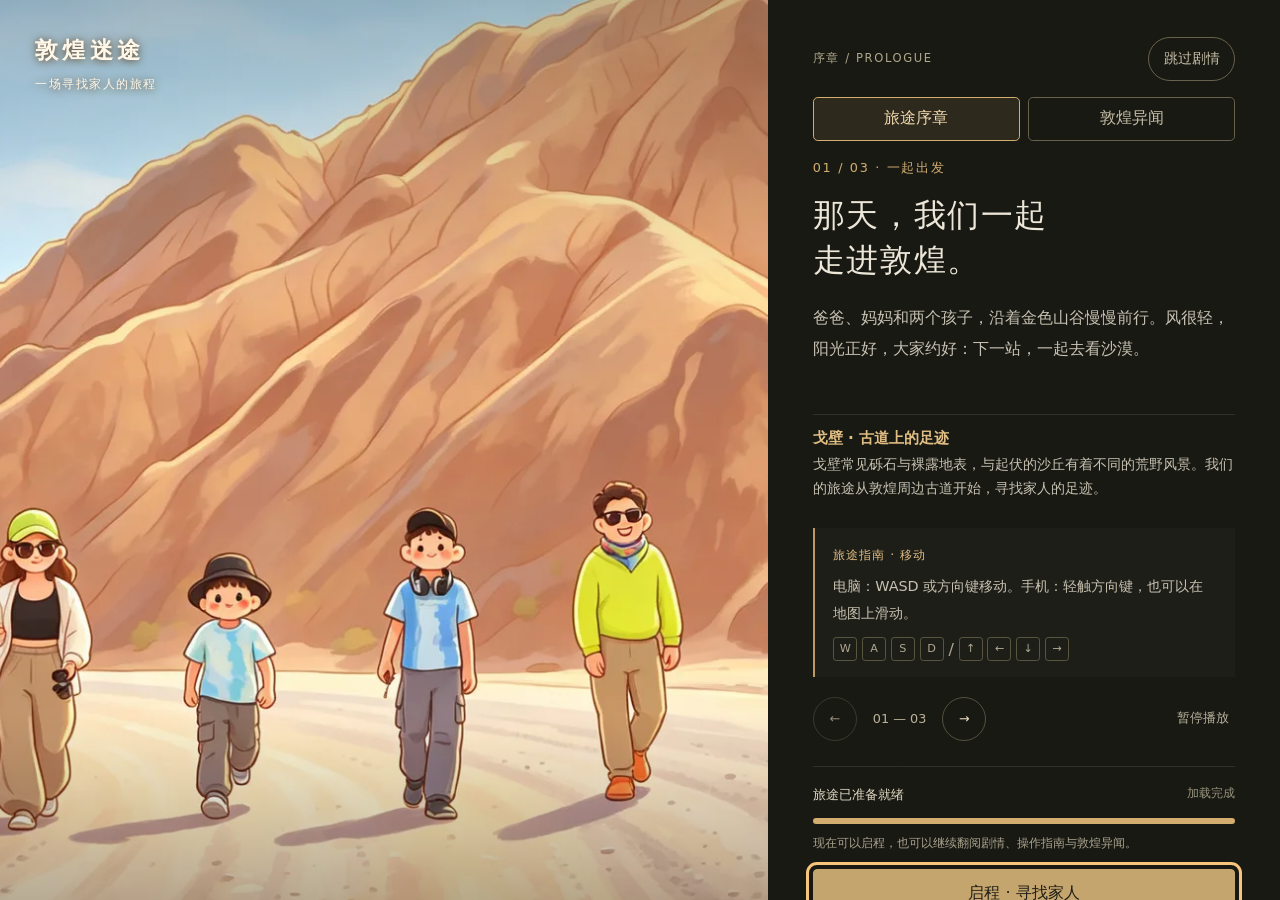
<file: plank-cave/index.html>
<!DOCTYPE html>
<!-- plank-cave 5eadfbe preview -->
<html lang="zh-CN">
	<head>
		<meta charset="utf-8">
		<meta name="viewport" content="width=device-width, initial-scale=1.0">
		<title>敦煌迷途</title>
		<style>
html, body, #canvas {
	margin: 0;
	padding: 0;
	border: 0;
}

body {
	color: white;
	background-color: black;
	overflow: hidden;
	touch-action: none;
}

#canvas {
	display: block;
}

#canvas:focus {
	outline: none;
}

#status, #status-splash, #status-progress {
	position: absolute;
	left: 0;
	right: 0;
}

#status, #status-splash {
	top: 0;
	bottom: 0;
}

#status {
	background-color: #242424;
	display: flex;
	flex-direction: column;
	justify-content: center;
	align-items: center;
	visibility: hidden;
}

#status-splash {
	max-height: 100%;
	max-width: 100%;
	margin: auto;
}

#status-splash.show-image--false {
	display: none;
}

#status-splash.fullsize--true {
	height: 100%;
	width: 100%;
	object-fit: contain;
}

#status-splash.use-filter--false {
	image-rendering: pixelated;
}

#status-progress, #status-notice {
	display: none;
}

#status-progress {
	bottom: 10%;
	width: 50%;
	margin: 0 auto;
}

#status-notice {
	background-color: #5b3943;
	border-radius: 0.5rem;
	border: 1px solid #9b3943;
	color: #e0e0e0;
	font-family: 'Noto Sans', 'Droid Sans', Arial, sans-serif;
	line-height: 1.3;
	margin: 0 2rem;
	overflow: hidden;
	padding: 1rem;
	text-align: center;
	z-index: 1;
}

html { font-family: system-ui, -apple-system, sans-serif; font-size: 100%; }
@supports (font: -apple-system-body) {
	html { font: -apple-system-body; }
}
#status { background: radial-gradient(ellipse at center, #33291c, #17140f); }
#status-splash { display: none; }
#status-copy {
	display: flex;
	flex-direction: column;
	gap: 0.5rem;
	margin-top: 1.25rem;
	text-align: center;
	font-family: system-ui, -apple-system, "Noto Sans SC", sans-serif;
}
#status-copy strong { color: #e6c98f; font-size: 1.35rem; font-weight: 600; }
#status-detail { color: #b9aa91; font-size: 0.9rem; }
#status-progress {
	position: static;
	margin-top: 1.25rem;
	height: 0.55rem;
	max-width: 26rem;
	accent-color: #d5a936;
}

#status { position:fixed; inset:0; z-index:1000; visibility:visible; display:grid; grid-template-columns:minmax(0, 1.35fr) minmax(24rem, 0.9fr); background:#191913; color:#ece7d9; text-align:left; overflow:auto; touch-action:pan-y; font-family:system-ui,-apple-system,sans-serif; }
body.intro-open { touch-action:pan-y; }
#status * { box-sizing:border-box; }
#status button { font:inherit; cursor:pointer; touch-action:manipulation; }
#status button:focus-visible { outline:3px solid #f6c57b; outline-offset:4px; }
#status button:disabled { cursor:wait; opacity:.58; }
#status [hidden] { display:none !important; }
.intro-art { position:relative; align-self:stretch; min-height:100%; overflow:hidden; background:#dcb687; }
.intro-art img { position:absolute; width:100%; height:100%; object-fit:cover; object-position:52% 65%; }
.intro-art::after { content:""; position:absolute; inset:0; background:linear-gradient(180deg,#2f261740,transparent 30%,transparent 75%,#2e241c70); pointer-events:none; }
.intro-brand { position:absolute; z-index:2; top:2.2rem; left:2.2rem; color:#fff7e8; text-shadow:0 1px 8px #594023; font-size:1.45rem; font-weight:650; letter-spacing:.18em; }
.intro-brand span { display:block; margin-top:.6rem; font-size:.78rem; font-weight:400; letter-spacing:.12em; }
.intro-caption { position:absolute; z-index:2; bottom:2.2rem; left:2.2rem; color:#fff4de; font-size:.85rem; letter-spacing:.15em; }
.intro-art-feedback { position:absolute; z-index:3; left:1rem; right:1rem; bottom:4rem; display:flex; flex-wrap:wrap; gap:.5rem; align-items:center; }
#intro-art-status { background:#241c14e8; color:#fff3d9; padding:.5rem .75rem; border-radius:.3rem; font-size:.85rem; }
#intro-art-retry { background:#241c14; color:#fff3d9; border:1px solid #d3ad70; min-height:2.75rem; padding:.4rem .7rem; border-radius:.3rem; }
.intro-place { margin-top:1rem; padding-top:.8rem; border-top:1px solid #ffffff19; }
#intro-place-title { margin:0 0 .3rem; font-size:.95rem; color:#e0bd82; font-weight:600; }
#intro-place-copy { margin:0; font-size:.85rem; line-height:1.75; color:#c6c1b2; }
.intro-sand { position:absolute; z-index:1; inset:-30%; opacity:0; pointer-events:none; background:repeating-linear-gradient(160deg,transparent 0 60px,#bd873632 62px 65px,transparent 68px 130px); transition:opacity 1.8s; }
#status[data-chapter="1"] .intro-sand { opacity:1; animation:intro-wind 4s linear infinite; }
#status[data-chapter="1"] .intro-art img { filter:sepia(.2) brightness(.82); }
@keyframes intro-wind { from { transform:translateX(-5%); } to { transform:translateX(5%); } }
.intro-panel { width:100%; max-width:42rem; margin:auto; padding:2.3rem clamp(1.5rem,3.5vw,4rem); }
.intro-top { display:flex; justify-content:space-between; align-items:center; gap:1rem; font-size:.72rem; letter-spacing:.14em; color:#afa88b; margin-bottom:1rem; }
.intro-sections { display:flex; gap:.5rem; margin-bottom:1.2rem; }
.intro-sections button { flex:1; min-height:2.75rem; border:1px solid #68614c; border-radius:.3rem; background:transparent; color:#c6bea7; }
.intro-sections button[aria-pressed="true"] { background:#d3ad701c; border-color:#d3ad70; color:#f2d8ad; }
.intro-lore-hint { font-size:.85rem; line-height:1.7; color:#afa88b; margin:0 0 1.4rem; }
#intro-lore-kind { color:#d2ad72; font-size:.85rem; margin:0 0 .8rem; }
#intro-lore-title { font-size:clamp(1.5rem,2vw,2rem); font-weight:500; line-height:1.5; margin:0 0 1rem; }
#intro-lore-copy { font-size:1rem; color:#d8d2c3; line-height:1.95; margin:0; }
.intro-lore-nav { display:flex; align-items:center; gap:.8rem; margin:1.2rem 0 .5rem; }
.intro-lore-nav button { min-width:2.75rem; min-height:2.75rem; padding:.4rem .8rem; border:1px solid #68614c; border-radius:.3rem; background:transparent; color:#f2d8ad; }
#intro-lore-page { margin-right:auto; color:#bbb298; font-size:.85rem; white-space:nowrap; }
#intro-lore-source { color:#afa88b; font-size:.8rem; line-height:1.7; margin-bottom:.8rem; }
#intro-lore-source summary { cursor:pointer; min-height:2.75rem; padding:.65rem 0; }
#intro-lore-link { display:inline-block; color:#e0bd82; padding:.5rem 0; }
#intro-lore-source span { display:block; }
#status a:focus-visible, #status summary:focus-visible { outline:3px solid #f6c57b; outline-offset:2px; }
.intro-top button { color:#c6bea7; background:transparent; border:1px solid #68614c; border-radius:2rem; min-height:2.75rem; padding:.4rem .9rem; font-size:.85rem !important; letter-spacing:0; }
#intro-chapter { color:#d2ad72; font-size:.8rem; letter-spacing:.13em; margin:0 0 1rem; }
#intro-title { font-size:clamp(1.7rem,2.5vw,2.8rem); font-weight:500; line-height:1.4; margin:0 0 1.2rem; letter-spacing:.05em; }
#intro-copy { color:#c6c1b2; font-size:1rem; line-height:1.95; margin:0; min-height:6rem; }
.intro-tip { margin-top:1.7rem; padding:1rem 1.15rem; border-left:2px solid #bc9a60; background:#ffffff06; }
#intro-tip-label { color:#e0bd82; font-size:.78rem; letter-spacing:.08em; }
#intro-tip { font-size:.9rem; line-height:1.85; margin:.55rem 0 0; color:#c8c2b1; }
.intro-keys { display:flex; gap:.3rem; align-items:center; margin-top:.7rem; color:#aea792; }
.intro-keys kbd { font: .7rem system-ui; min-width:1.5rem; height:1.5rem; text-align:center; padding-top:.2rem; border:1px solid #595640; border-radius:.2rem; }
.intro-nav { display:flex; align-items:center; gap:1rem; margin:1.2rem 0 1.6rem; color:#bbb298; font-size:.8rem; }
.intro-nav button { background:transparent; border:1px solid #55513f; color:#e9dcc4; min-width:2.75rem; min-height:2.75rem; border-radius:50%; }
.intro-nav #intro-auto { border:0; border-radius:0; margin-left:auto; color:#b9b29d; font-size:.8rem; }
.intro-loading { padding-top:1.2rem; border-top:1px solid #ffffff19; }
.intro-progress-row { display:flex; justify-content:space-between; gap:.5rem; font-size:.82rem; }
#status-detail { color:#e0d8c3; font-size:inherit; }
.intro-download { color:#99947e; font-size:.72rem; }
#status-progress { display:block; position:static; width:100%; max-width:none; margin:.85rem 0 .6rem; height:.35rem; accent-color:#d3ad70; border:0; border-radius:1rem; overflow:hidden; }
#status-progress::-webkit-progress-bar { background:#ffffff18; }
#status-progress::-webkit-progress-value { background:#d3ad70; }
#intro-network { font-size:.75rem; color:#a9a28e; line-height:1.6; margin:.65rem 0 1rem; }
#intro-enter, #intro-retry { min-height:3rem; width:100%; border:1px solid #c4a56d; background:#c4a56d; color:#201e16; border-radius:.25rem; font-weight:650; }
#status-notice { position:static; margin:1rem 0; text-align:left; overflow-wrap:anywhere; font: .85rem/1.6 system-ui; }
#status[data-returning="true"] #intro-story, #status[data-returning="true"] .intro-nav { display:none; }
#status[data-returning="true"] .intro-top { margin-bottom:1rem; }
#status[data-paused="true"] .intro-sand { animation-play-state:paused; }
@media (max-width:850px) {
  #status { display:flex; flex-direction:column; height:100dvh; overflow:hidden; justify-content:flex-start; align-items:stretch; }
  .intro-art { flex:none; min-height:0; height:clamp(9rem,26dvh,15rem); }
  .intro-art img { object-fit:contain; object-position:center; }
  .intro-brand { top:1rem; left:1rem; font-size:1.1rem; }
  .intro-brand span { font-size:.65rem; margin-top:.3rem; }
  .intro-caption { bottom:.8rem; left:1rem; font-size:.7rem; }
  .intro-panel { flex:1; min-height:0; max-width:none; margin:0; display:flex; flex-direction:column; padding:1rem 1.3rem max(.8rem,env(safe-area-inset-bottom)); }
  .intro-reading { flex:1; min-height:0; overflow-y:auto; padding-bottom:.5rem; overscroll-behavior:contain; }
  .intro-top { margin-bottom:1rem; }
  #intro-title { font-size:1.65rem; margin-bottom:.65rem; }
  #intro-title br { display:none; }
  #intro-copy { min-height:0; font-size:.95rem; line-height:1.8; }
  .intro-tip { margin-top:1rem; padding:.7rem .9rem; }
  .intro-keys { display:none; }
  .intro-nav { margin:.65rem 0; }
  .intro-loading { flex:none; padding-top:.8rem; }
}
@media (max-width:850px) and (max-height:500px) { .intro-art { display:none; } }
@media (max-width:850px) and (max-height:700px) {
  #status[data-reading="lore"] .intro-art { display:none; }
  #status[data-reading="lore"] .intro-lore-hint { display:none; }
}
@media (prefers-reduced-motion:reduce) { .intro-sand { animation:none !important; transition:none; } }

/* Illustrated travel notes stay visually distinct from the family film. */
#status[data-illustrated="true"] { grid-template-columns:minmax(0, 1fr); background:#262923; }
#status[data-illustrated="true"] .intro-art { display:none; }
#status[data-illustrated="true"] .intro-panel { max-width:62rem; height:100dvh; display:flex; flex-direction:column; padding-top:1.2rem; padding-bottom:1rem; }
#status[data-illustrated="true"] .intro-reading { flex:1; min-height:0; overflow-y:auto; }
#status[data-illustrated="true"] .intro-loading { flex:none; }
#status[data-illustrated="true"] #intro-lore-view article { display:grid; grid-template-columns:1fr 1fr; column-gap:2rem; padding:1.5rem; border-radius:.3rem; background:#eee0bd; color:#493b2b; border:1px solid #bb9868; }
#intro-rabbit-figure { grid-column:1; grid-row:1 / 5; margin:0; text-align:center; }
#intro-rabbit-figure svg { display:block; width:100%; height:auto; max-height:17rem; }
#intro-travel-figure { grid-column:1; grid-row:1 / 5; margin:0; text-align:center; }
#intro-travel-figure svg { display:block; width:100%; height:auto; max-height:17rem; }
#intro-travel-caption { font-size:.75rem; line-height:1.7; margin:.6rem 0; color:#6e5740; }
#intro-rabbit-figure figcaption { font-size:.75rem; line-height:1.7; margin:.3rem 0; color:#6e5740; }
#intro-rabbit-zoom { min-height:2.75rem; border:1px solid #8d7050; border-radius:.3rem; background:transparent; color:#493b2b; padding:.3rem 1rem; }
#status[data-illustrated="true"] #intro-lore-kind { color:#775137; font-size:.8rem; margin-top:1rem; }
#status[data-illustrated="true"] #intro-lore-title { color:#3d493e; }
#status[data-illustrated="true"] #intro-lore-copy { color:#544633; }
#intro-rabbit-caption { color:#6f5435; font-size:.85rem; line-height:1.7; border-top:1px dashed #b59d78; padding-top:1rem; }
@media (max-width:600px) {
  #status[data-illustrated="true"] #intro-lore-view article { display:flex; flex-direction:column; padding:1rem; }
  #intro-rabbit-figure svg { width:11rem; max-width:100%; margin:auto; }
  #intro-travel-figure svg { width:15rem; max-width:100%; max-height:11rem; margin:auto; }
  #status[data-illustrated="true"] #intro-lore-kind { order:-2; margin-top:0; }
  #status[data-illustrated="true"] #intro-lore-title { order:-1; font-size:1.4rem; }
  #status[data-illustrated="true"] #intro-lore-copy { margin-top:1rem; }
}
@media (max-width:600px) and (max-height:700px) {
  /* Large system text: show the story before its sketch, with entry always pinned. */
  #status[data-illustrated="true"][data-rabbit="false"] #intro-lore-kind { order:-3; }
  #status[data-illustrated="true"][data-rabbit="false"] #intro-lore-title { order:-2; }
  #status[data-illustrated="true"][data-rabbit="false"] #intro-lore-copy { order:-1; margin:0 0 1rem; }
}

		</style>
		<link id="-gd-engine-icon" rel="icon" type="image/png" href="index.icon.png" />
<link rel="apple-touch-icon" href="index.apple-touch-icon.png"/>

		<link rel="preload" href="intro-b907c18ffd4f22e8.webp" as="image" fetchpriority="high">
		<link rel="preload" href="engine-0e92f6c922b2d3230a5f05c5.wasm" as="fetch" type="application/wasm" crossorigin fetchpriority="low">
		<link rel="preload" href="game-7b7e68c73043626ee71724a8.pck" as="fetch" crossorigin fetchpriority="low">

	</head>
	<body>
		<canvas id="canvas">
			Your browser does not support the canvas tag.
		</canvas>

		<noscript>
			Your browser does not support JavaScript.
		</noscript>

		<section id="status" aria-label="敦煌迷途序章" data-chapter="0">
  <div class="intro-art">
    <img src="intro-b907c18ffd4f22e8.webp" data-storm-src="intro-f0b5d2ba8b22881a.webp" data-search-src="intro-f4a6c2591dc0d5f5.webp" alt="一家四口穿行在敦煌金色的山谷中：妈妈、两个孩子和爸爸。" fetchpriority="high" decoding="async">
    <div class="intro-sand" aria-hidden="true"></div>
    <div class="intro-brand">敦煌迷途 <span>一场寻找家人的旅程</span></div>
    <span class="intro-caption">敦煌 · 风起之前</span>
    <div class="intro-art-feedback"><span id="intro-art-status" role="status" hidden></span><button id="intro-art-retry" type="button" hidden>重试插图</button></div>
  </div>
  <div class="intro-panel">
    <div class="intro-reading">
    <header class="intro-top"><span>序章 / PROLOGUE</span><button id="intro-skip" type="button">跳过剧情</button></header>
    <div class="intro-sections" role="group" aria-label="等待时读点什么">
      <button id="intro-show-story" type="button" aria-pressed="true" aria-controls="intro-story-view">旅途序章</button>
      <button id="intro-show-lore" type="button" aria-pressed="false" aria-controls="intro-lore-view">敦煌异闻</button>
    </div>
    <div id="intro-story-view">
    <div id="intro-story" aria-live="polite" aria-atomic="true">
      <p id="intro-chapter">01 / 03 · 一起出发</p>
      <h1 id="intro-title">那天，我们一起<br>走进敦煌。</h1>
      <p id="intro-copy">爸爸、妈妈和两个孩子，沿着金色山谷慢慢前行。风很轻，阳光正好，大家约好：下一站，一起去看沙漠。</p>
      <aside class="intro-place" aria-label="旅途地理小记">
        <h2 id="intro-place-title">戈壁 · 古道上的足迹</h2>
        <p id="intro-place-copy">从敦煌周边古道出发，认识戈壁、莫高窟与三危山。</p>
      </aside>
    </div>
    <aside class="intro-tip" aria-label="操作介绍">
      <span id="intro-tip-label">旅途指南 · 移动</span>
      <p id="intro-tip">电脑：WASD 或方向键移动。手机：轻触方向键，也可以在地图上滑动。</p>
      <div class="intro-keys" aria-hidden="true"><kbd>W</kbd><kbd>A</kbd><kbd>S</kbd><kbd>D</kbd><span> / </span><kbd>↑</kbd><kbd>←</kbd><kbd>↓</kbd><kbd>→</kbd></div>
    </aside>
    <nav class="intro-nav" aria-label="序章翻页">
      <button id="intro-prev" type="button" aria-label="上一幕">←</button>
      <span id="intro-page">01 — 03</span>
      <button id="intro-next" type="button" aria-label="下一幕">→</button>
      <button id="intro-auto" type="button">暂停播放</button>
    </nav>
    </div>
    <section id="intro-lore-view" aria-label="敦煌异闻" hidden>
      <p class="intro-lore-hint">等风来，也听一段敦煌往事。手动翻阅，随时启程。</p>
      <article aria-live="polite" aria-atomic="true">
        <figure id="intro-rabbit-figure" hidden>
          <div role="img" aria-label="原创三兔共耳示意：三只追逐的兔子与中央的耳朵"><svg xmlns="http://www.w3.org/2000/svg" width="400" height="400" viewBox="0 0 320 320">
  <!-- Original geometric interpretation, not a reproduction of a historic mural. -->
  <circle cx="160" cy="160" r="153" fill="#eee0bd" stroke="#9b6848" stroke-width="3"/>
  <circle cx="160" cy="160" r="141" fill="none" stroke="#b28d5f" stroke-width="1" stroke-dasharray="3 7"/>
  <circle cx="160" cy="160" r="125" fill="#294f50" stroke="#bc945e" stroke-width="4"/>
  <g fill="#d7b273" stroke="#f3d9a6" stroke-width="1.5">
    <path d="M160 31 Q185 49 160 70 Q135 49 160 31Z"/>
    <path d="M160 31 Q185 49 160 70 Q135 49 160 31Z" transform="rotate(60 160 160)"/>
    <path d="M160 31 Q185 49 160 70 Q135 49 160 31Z" transform="rotate(120 160 160)"/>
    <path d="M160 31 Q185 49 160 70 Q135 49 160 31Z" transform="rotate(180 160 160)"/>
    <path d="M160 31 Q185 49 160 70 Q135 49 160 31Z" transform="rotate(240 160 160)"/>
    <path d="M160 31 Q185 49 160 70 Q135 49 160 31Z" transform="rotate(300 160 160)"/>
  </g>
  <g fill="#f4e6c3" stroke="#643f2f" stroke-width="2.4" stroke-linejoin="round">
    <g id="hare">
      <path d="M155 112 C144 103 139 85 118 79 C97 74 77 88 80 107 C82 124 106 127 123 116 L141 130Z"/>
      <path d="M85 101 Q64 91 70 80 Q81 84 89 94"/>
      <path d="M103 113 Q93 135 114 136 L133 123 M116 89 Q132 84 144 95 L156 100" fill="none"/>
      <path d="M145 105 Q150 88 163 96 Q175 102 174 118 L163 128 Q145 128 145 105Z"/>
      <circle cx="156" cy="105" r="2.6" fill="#643f2f" stroke="none"/>
      <path d="M171 117 L176 120 L170 122" fill="#643f2f"/>
    </g>
    <use href="#hare" transform="rotate(120 160 160)"/>
    <use href="#hare" transform="rotate(240 160 160)"/>
  </g>
  <!-- Each lens is ONE ear shared by the two heads at its endpoints. Three total. -->
  <g id="shared-ears" fill="#f4e6c3" stroke="#643f2f" stroke-width="2.4">
    <path d="M160 117 Q201 132 197 181 Q160 162 160 117Z"/>
    <path d="M160 117 Q201 132 197 181 Q160 162 160 117Z" transform="rotate(120 160 160)"/>
    <path d="M160 117 Q201 132 197 181 Q160 162 160 117Z" transform="rotate(240 160 160)"/>
  </g>
  <g fill="none" stroke="#ba754f" stroke-width="2.5" stroke-linecap="round">
    <path d="M169 133 Q186 150 191 168"/>
    <path d="M169 133 Q186 150 191 168" transform="rotate(120 160 160)"/>
    <path d="M169 133 Q186 150 191 168" transform="rotate(240 160 160)"/>
  </g>
</svg>
</div>
          <figcaption>哥哥的旅行手记 · 原创示意，非文物原图</figcaption>
          <button id="intro-rabbit-zoom" type="button" aria-expanded="false">放大看看</button>
        </figure>
        <figure id="intro-travel-figure" hidden>
          <div data-note="roadbook" role="img" aria-label="原创旅行画卷：泉水、石窟和石门连接成路" hidden><svg xmlns="http://www.w3.org/2000/svg" width="640" height="400" viewBox="0 0 640 400">
<rect x="8" y="8" width="624" height="384" rx="18" fill="#eee0bd" stroke="#b28b54" stroke-width="3"/>
<g fill="#d0b48a"><path d="M25 185 90 75 150 160 202 65 290 185Z"/><path d="m367 132 65-75 51 66 57-90 75 99Z"/></g>
<path d="M100 216V280H200V341H358V250H513V204" fill="none" stroke="#957c57" stroke-width="25" stroke-linejoin="round"/>
<path d="M100 216V280H200V341H358V250H513V204" fill="none" stroke="#f5c864" stroke-width="5" stroke-dasharray="9 8"/>
<g fill="#6b9f9b" stroke="#315e60" stroke-width="3"><ellipse cx="100" cy="208" rx="37" ry="16"/><path d="M72 207q28-18 56 0" fill="none"/></g>
<path d="M280 230v-57a40 40 0 0 1 80 0v57Z" fill="#a88059" stroke="#71573d" stroke-width="5"/><path d="M300 230v-52a20 20 0 0 1 40 0v52" fill="#51483c"/>
<path d="M320 230v50H200" fill="none" stroke="#957c57" stroke-width="17"/>
<g fill="#b58750" stroke="#755332" stroke-width="4"><path d="M475 210V139H493V210ZM534 210V139H552V210Z"/><path d="M465 135H561V151H465Z"/></g>
<path d="m513 98-10 17h20Z" fill="#476d64"/>
<g fill="#9f7851"><circle cx="40" cy="330" r="5"/><circle cx="590" cy="295" r="4"/><circle cx="430" cy="340" r="5"/></g>
</svg>
</div>
          <div data-note="golden_light" role="img" aria-label="原创岩缝示意：换个角度，看见暖光中的小脚印" hidden><svg xmlns="http://www.w3.org/2000/svg" width="640" height="400" viewBox="0 0 640 400">
<rect x="8" y="8" width="624" height="384" rx="18" fill="#eee0bd" stroke="#b28b54" stroke-width="3"/>
<path d="M30 310 95 90 165 50 235 110 295 315Z" fill="#b58058"/>
<path d="M368 315 382 120 460 65 520 100 610 315Z" fill="#a56e4e"/>
<path d="m165 50 28 115 42-55M460 65l-18 128-60-73" fill="none" stroke="#d4a674" stroke-width="12"/>
<path d="m360 65 34 15-81 265-112-30Z" fill="#f8cd68" opacity=".65"/>
<path d="m360 65 9 4-99 260-30-8Z" fill="#fff1b3"/>
<g fill="#6c634b" transform="translate(285 252) rotate(-28)"><ellipse cx="0" cy="0" rx="9" ry="17"/><ellipse cx="25" cy="27" rx="9" ry="17"/><circle cx="0" cy="-25" r="5"/><circle cx="25" cy="2" r="5"/></g>
<path d="M165 350q-60-45 0-82m-18 8 18-8-2 20" fill="none" stroke="#496e69" stroke-width="6" stroke-linecap="round"/>
</svg>
</div>
          <div data-note="nine_deer" role="img" aria-label="原创鹿形路标与清泉示意" hidden><svg xmlns="http://www.w3.org/2000/svg" width="400" height="320" viewBox="0 0 400 320">
<rect x="8" y="8" width="384" height="304" rx="20" fill="#eee0bd" stroke="#b28b54" stroke-width="3"/>
<path d="M40 260q80-35 160 0t160 0v28H40Z" fill="#649c9a"/>
<g fill="#e0ac62" stroke="#674c35" stroke-width="6" stroke-linejoin="round" stroke-linecap="round">
<path d="m100 160 35-18 95 3 35-62 34 6-20 31-17 67-30 14-10 48h-14l3-49-56-6-18 55h-15l7-67-29-5-17-28Z"/>
<path d="m269 88-15-37m10 16-17-6m29 25 20-37m-10 18 20-3" fill="none"/>
</g>
<circle cx="283" cy="98" r="4" fill="#3c3e32"/>
<g fill="#eee0bd"><circle cx="154" cy="162" r="7"/><circle cx="180" cy="170" r="7"/><circle cx="207" cy="160" r="7"/></g>
</svg>
</div>
          <div data-note="library_cave" role="img" aria-label="原创旅行速写：小洞口与展开的旧卷纸" hidden><svg xmlns="http://www.w3.org/2000/svg" width="640" height="400" viewBox="0 0 640 400">
<rect x="8" y="8" width="624" height="384" rx="18" fill="#eee0bd" stroke="#b28b54" stroke-width="3"/>
<path d="M48 320V164Q48 62 190 62T332 164V320Z" fill="#c7a479"/>
<path d="M91 320V168Q91 97 190 97T289 168V320Z" fill="#8c7157"/>
<path d="M124 320V175Q124 130 190 130T256 175V320Z" fill="#504e43"/>
<path d="M70 192H110M274 215H310M76 263H112M140 94L150 117M238 96L230 120" stroke="#a7855d" stroke-width="5"/>
<path d="M80 326H300" stroke="#715b43" stroke-width="8" stroke-linecap="round"/>
<g stroke="#846847" stroke-width="4" stroke-linejoin="round">
<path d="M365 100H542V297H365Z" fill="#f7eac9"/>
<path d="M352 100Q352 80 368 80H548Q564 80 564 100V111H389V100Q389 80 368 80" fill="#d5b783"/>
<path d="M365 286H531Q553 286 553 307T531 328H350Q369 318 365 286Z" fill="#d5b783"/>
</g>
<g stroke="#9d885f" stroke-width="5" stroke-linecap="round"><path d="M404 144H506M404 170H487M404 196H506M404 222H470"/></g>
<path d="M306 174Q336 160 352 181" fill="none" stroke="#6d9187" stroke-width="4" stroke-dasharray="4 7"/>
<g fill="#b28b54"><circle cx="88" cy="350" r="4"/><circle cx="586" cy="314" r="4"/></g>
</svg>
</div>
          <div data-note="pipa" role="img" aria-label="原创意象速写：琵琶与舒展回旋的舞带，并非壁画舞姿复原" hidden><svg xmlns="http://www.w3.org/2000/svg" width="640" height="400" viewBox="0 0 640 400">
<rect x="8" y="8" width="624" height="384" rx="18" fill="#eee0bd" stroke="#b28b54" stroke-width="3"/>
<path d="M88 257C190 333 134 97 275 100S454 333 552 166" fill="none" stroke="#749c90" stroke-width="24" stroke-linecap="round"/>
<path d="M89 254C191 330 135 94 276 97S455 330 553 163" fill="none" stroke="#bad0ad" stroke-width="4"/>
<g transform="rotate(28 320 200)" stroke="#765539" stroke-linejoin="round">
<path d="M308 124V62L336 48 343 61 329 73V124C329 158 377 182 377 237A57 57 0 0 1 263 237C263 182 308 158 308 124Z" fill="#c69b5d" stroke-width="5"/>
<path d="M312 138C307 176 279 193 279 237A41 41 0 0 0 361 237C361 194 333 177 325 138Z" fill="#e6c78e" stroke-width="3"/>
<path d="M313 84V263M319 80V263M325 77V263" stroke-width="2"/>
<path d="M298 263H341M305 104H333M305 116H333" stroke-width="5"/>
</g>
<path d="M120 151Q169 89 226 73M423 322Q492 323 534 279" fill="none" stroke="#b78762" stroke-width="3" stroke-dasharray="6 8"/>
<g fill="#b78762"><circle cx="119" cy="151" r="5"/><circle cx="535" cy="278" r="5"/></g>
</svg>
</div>
          <figcaption id="intro-travel-caption"></figcaption>
        </figure>
        <p id="intro-lore-kind"></p>
        <h2 id="intro-lore-title"></h2>
        <p id="intro-lore-copy"></p>
        <p id="intro-rabbit-caption" hidden>留意木门上的兔纹。答案，也许就在旅途中。</p>
      </article>
      <nav class="intro-lore-nav" aria-label="异闻翻页">
        <button id="intro-lore-prev" type="button" aria-label="上一则异闻">←</button>
        <span id="intro-lore-page"></span>
        <button id="intro-lore-next" type="button">下一则 →</button>
      </nav>
      <details id="intro-lore-source"><summary>故事出处</summary><a id="intro-lore-link" target="_blank" rel="noopener noreferrer"></a><span>（新窗口打开）</span></details>
    </section>
    </div>
    <footer class="intro-loading">
      <div class="intro-progress-row"><span id="status-detail" role="status">正在准备旅途…</span><span class="intro-download">后台加载中</span></div>
      <progress id="status-progress" aria-label="游戏资源加载进度"></progress>
      <p id="intro-network">初次进入需要下载引擎；阅读剧情时，下载会同时进行。</p>
      <button id="intro-enter" type="button" disabled>等待旅途准备就绪…</button>
      <div id="status-notice" role="alert"></div>
      <button id="intro-retry" type="button" hidden>重新加载</button>
    </footer>
  </div>
</section>


		<script>(() => {
  'use strict';
  const overlay = document.getElementById('status');
  document.body.classList.add('intro-open');
  const key = 'dunhuang-intro-v1';
  const artwork = overlay.querySelector('.intro-art img');
  const illustrations = [
    [artwork.getAttribute('src'), artwork.alt],
    [artwork.dataset.stormSrc, '黄沙席卷敦煌山谷，一家四口在风暴中走散，彼此伸手寻找。'],
    [artwork.dataset.searchSrc, '风暴过后，爸爸独自沿着敦煌古道的脚印，出发寻找家人。'],
  ];
  let pendingArtwork = -1;
  const imageCache = new Map();
  const artStatus = document.getElementById('intro-art-status');
  const artRetry = document.getElementById('intro-art-retry');

  function loadArtwork(index) {
    const src = illustrations[index][0];
    if (imageCache.has(src)) return imageCache.get(src);
    const image = new Image();
    image.decoding = 'async';
    // These two images total only ~174 KiB. Give the visible story priority over WASM.
    image.fetchPriority = 'high';
    const entry = { image, state: 'loading', promise: null };
    entry.promise = new Promise(resolve => {
      image.onload = async () => {
        try { await image.decode(); } catch (_) { /* onload already confirms usable pixels. */ }
        entry.state = 'ready';
        resolve(true);
      };
      image.onerror = () => { entry.state = 'failed'; resolve(false); };
    });
    imageCache.set(src, entry);
    image.src = src;
    return entry;
  }

  function primeArtwork() {
    if (skip || !overlay.isConnected) return;
    // Start both later acts while the first is being read, not at the moment of flipping.
    loadArtwork(1);
    loadArtwork(2);
  }

  function renderArtwork() {
    if (pendingArtwork === chapter) return;
    pendingArtwork = chapter;
    const target = chapter;
    const [src, alt] = illustrations[target];
    artRetry.hidden = true;
    artStatus.hidden = true;
    overlay.querySelector('.intro-art').setAttribute('aria-busy', 'false');
    if (artwork.getAttribute('src') === src) return;
    const entry = loadArtwork(target);
    if (entry.state !== 'ready') {
      artStatus.textContent = `第 ${target + 1} 幕插图加载中，正文可先阅读`;
      artStatus.hidden = false;
      overlay.querySelector('.intro-art').setAttribute('aria-busy', 'true');
    }
    // Keep the last usable image; out-of-order responses cannot turn a page back.
    entry.promise.then(loaded => {
      if (chapter !== target || !overlay.isConnected) return;
      overlay.querySelector('.intro-art').setAttribute('aria-busy', 'false');
      if (!loaded) {
        artStatus.textContent = '本幕插图暂未载入，仍可阅读或进入游戏';
        artStatus.hidden = false;
        artRetry.hidden = false;
        return;
      }
      artwork.src = src;
      artwork.alt = alt;
      artStatus.hidden = true;
      artRetry.hidden = true;
    });
  }
  const chapters = [
    ['一起出发', '那天，我们一起\n走进敦煌。', '爸爸、妈妈和两个孩子，沿着金色山谷慢慢前行。风很轻，阳光正好，大家约好：下一站，一起去看沙漠。', '敦煌 · 风起之前', '移动', '电脑：WASD 或方向键移动。手机：轻触方向键，也可以在地图上滑动。'],
    ['风暴突至', '一阵风，\n吹散了四个人。', '天边忽然扬起黄沙，熟悉的山谷转眼被风暴吞没。呼喊声消失在风里，再睁开眼时，身边的家人已经不见了。', '敦煌 · 黄沙遮住了归路', '即时战斗', '敌人不会等你行动。朝相邻敌人的方向移动即可攻击；留意箭头预警，及时避让。电脑按 P / Esc，手机点“暂停”可暂停战斗。'],
    ['寻找家人', '风停之后，\n我们一定要团聚。', '你决定沿着古道出发，寻找走散的家人。穿过迷途，留意沿路的补给与指引——这趟旅程，要一家人一起走完。', '敦煌 · 旅途从这里开始', '补给与目标', '寻找家人、收集补给。电脑用 1–5 选道具、E 使用；手机点“换”“用”。集齐当前关卡的家人后，跟随指引前往出口。'],
  ];
  const places = [
    ['戈壁 · 古道上的足迹', '戈壁常见砾石与裸露地表，与起伏的沙丘有着不同的荒野风景。我们的旅途从敦煌周边古道开始，寻找家人的足迹。'],
    ['莫高窟 · 岩壁里的千年故事', '莫高窟以壁画和彩塑著称，留下丝绸之路上文化交流的印记。旅途中的图案与故事，提醒我们仔细观察、记住线索。'],
    ['三危山 · 风中的归路', '三危山遥对莫高窟。游戏将山谷与远处的营地化为最后一段归路：找到弟弟，让一家四口再次团聚。'],
  ];
  // Shared with the in-game reference plate; generated from assets/lore at export.
  const rabbitNote = {"id": "three_hares", "kind": "旅行手记 · 莫高窟第407窟", "title": "三只兔子，耳朵藏在哪？", "teaser": "哥哥在旅行手记里画下“三兔共耳”：每只兔子看起来都有两只耳朵，整幅图却只有三只。沿着图案慢慢看——到了莫高窟，也许会认出它。", "reference_label": "哥哥的手记 · 纹样临摹", "question": "木门上的哪块门牌，和手记里的图案一样？", "retry": "再看中间的耳朵。参考图一直在，不着急。", "reveal": "原来，相邻的兔子共用一只耳朵！三只耳朵围成一个三角形，每只兔子仍有两只耳朵。", "history": "第407窟藻井的莲花中心绘有三只追逐的兔子，画家用共耳的巧思让它们连成一圈。", "fiction": "本图为原创纹样示意，非文物原图。手记、门牌与开门情节为游戏虚构。", "source_title": "敦煌研究院 · 莫高窟第407窟", "source_url": "https://www.dha.ac.cn/info/1425/3569.htm"};
  const travelNotes = {"roadbook": {"id": "roadbook", "kind": "画中行旅 · 五台山图的启发", "title": "没有导航，怎样把路画给别人？", "teaser": "莫高窟第61窟的《五台山图》，把山路、建筑和行旅的人们画在一面墙上。妈妈也学着画了一页路书：泉水、石窟、石门。风沙会盖住脚印，熟悉的地标却还在。", "prompt": "妈妈的路书：从石窟折返古道，经过南面的弯路，到石门再向北寻找。点一下图中的石门，把这段路描下来。", "reveal": "石门认出来了！金线只标出这段古道，不代表前方没有危险。沿线到石门，再向北找妈妈。", "fiction": "原创游戏路书，非文物原图。《五台山图》描绘的是五台山，并非本关敦煌地图。", "source_title": "敦煌研究院 · 莫高窟第61窟", "source_url": "https://www.dha.ac.cn/info/1425/3588.htm"}, "golden_light": {"id": "golden_light", "kind": "建窟传说 · 三危山", "title": "换一个地方看，山会告诉你什么？", "teaser": "《莫高窟记》记载，乐僔见到山间金光，因而留下开窟。这是一则建窟传说。弟弟在旅行手记旁画了两道岩缝：同一片山，换个角度，或许会注意到先前忽略的小线索。", "prompt": "弟弟在北面石窟。向左挪半步，看看岩缝里的暖光。", "reveal": "是弟弟画的小脚印！沿金色足迹折回古道，去北面的石窟找他。", "fiction": "金光为建窟传说；岩缝、涂鸦与引路情节为游戏虚构，不是对传说成因的解释。", "source_title": "敦煌保护研究基金会 · 莫高窟记记载", "source_url": "https://www.dhafund.cn/cms/jjhdt/222.html"}, "nine_deer": {"id": "nine_deer", "kind": "壁画故事 · 第257窟", "title": "它为什么回头走向河里？", "teaser": "妈妈的旅行手记里，一只九色鹿停在河岸，回头望着水面。河里似乎有人挥手，对岸却还藏在暗处。它接下来会做什么？古道旁的鹿形路标、莫高窟里的灯影，也许会让你想起这一页。", "reveal": "鹿形路标旁，果然有一眼清泉。想起九色鹿救人的故事，你也攒足力气，继续寻找家人。", "fiction": "鹿形路标、清泉引路、提灯照岸与足迹引路为游戏虚构，并非九色鹿壁画原有情节。", "source_title": "数字敦煌 · 莫高窟第257窟", "source_url": "https://www.e-dunhuang.com/cave/10.0001/0001.0001.0257"}, "library_cave": {"id": "library_cave", "kind": "旅行手记 · 藏经洞的一页", "title": "小小的洞室，装得下多少往事？", "teaser": "妈妈在手记里画了一个小洞口。1900年，人们发现的藏经洞里，不只有经卷，还有文书和绘画。哥哥原以为宝藏都是金银，看到这里却改了主意：原来一张旧纸，也能留下很久以前的生活。", "fiction": "洞口与卷纸为原创旅行示意，非文物原图；家人的旅行片段为虚构。", "source_title": "敦煌研究院 · 藏经洞发现与文物保护（《我爱你，正如深爱莫高窟》）", "source_url": "https://www.dha.ac.cn/info/1159/2519.htm"}, "pipa": {"id": "pipa", "kind": "旅行手记 · 第112窟的舞姿", "title": "壁画没有声音，怎么像在跳舞？", "teaser": "翻到下一页，弟弟画了一条弯弯的舞带。莫高窟第112窟的乐舞图里，有著名的“反弹琵琶”：乐舞伎把琵琶举到身后，舞姿舒展。哥哥沿着画里的曲线比了比——琴声虽听不见，动作却像还没有停下来。", "fiction": "琵琶与舞带为原创意象示意，非文物原图或舞姿复原；家人的旅行片段为虚构。", "source_title": "敦煌研究院 · 盛唐古乐，惊艳千年", "source_url": "https://www.dha.ac.cn/info/1159/2723.htm"}};
  const noteRow = note => [note.kind, note.title, note.teaser, note.source_title, note.source_url];
  // Inline text and small original vectors: no additional image requests.
  const lore = [
    noteRow(travelNotes.nine_deer),
    [rabbitNote.kind, rabbitNote.title, rabbitNote.teaser, rabbitNote.source_title, rabbitNote.source_url],
    noteRow(travelNotes.golden_light),
    noteRow(travelNotes.library_cave),
    noteRow(travelNotes.pipa),
    noteRow(travelNotes.roadbook),
  ];
  const notePages = { 0: 'nine_deer', 2: 'golden_light', 3: 'library_cave', 4: 'pipa', 5: 'roadbook' };
  let seen = false;
  try { seen = localStorage.getItem(key) === 'seen'; } catch (_) { /* Private storage may be unavailable. */ }
  let chapter = 0;
  let ready = false;
  let failed = false;
  let skip = seen;
  let readingLore = false;
  let loreIndex = 0;
  let auto = !matchMedia('(prefers-reduced-motion: reduce)').matches;
  const $ = id => document.getElementById(id);
  const enter = $('intro-enter');
  let timer;
  let slowTimer;

  function stop() { clearInterval(timer); }
  function renderLore() {
    const rabbit = readingLore && loreIndex === 1;
    overlay.dataset.rabbit = String(rabbit);
    const noteId = readingLore ? notePages[loreIndex] : null;
    overlay.dataset.illustrated = String(rabbit || Boolean(noteId));
    $('intro-travel-figure').hidden = !noteId;
    for (const illustration of $('intro-travel-figure').querySelectorAll('[data-note]')) {
      illustration.hidden = illustration.dataset.note !== noteId;
    }
    $('intro-travel-caption').textContent = noteId ? travelNotes[noteId].fiction : '';
    $('intro-rabbit-figure').hidden = !rabbit;
    $('intro-rabbit-caption').hidden = !rabbit;
    $('intro-rabbit-zoom').setAttribute('aria-expanded', 'false');
    $('intro-rabbit-zoom').textContent = '放大看看';
    $('intro-rabbit-figure').querySelector('svg').setAttribute('viewBox', '0 0 320 320');
    const [kind, title, copy, source, href] = lore[loreIndex];
    $('intro-lore-kind').textContent = kind;
    $('intro-lore-title').textContent = title;
    $('intro-lore-copy').textContent = copy;
    $('intro-lore-page').textContent = `${loreIndex + 1} / ${lore.length}`;
    $('intro-lore-link').textContent = source;
    $('intro-lore-link').href = href;
    $('intro-lore-source').open = false;
    $('intro-lore-prev').disabled = loreIndex === 0;
    $('intro-lore-next').textContent = loreIndex === lore.length - 1 ? '从头读 ↻' : '下一则 →';
    overlay.querySelector('.intro-reading').scrollTop = 0;
    if (readingLore && matchMedia('(max-width: 850px) and (max-height: 500px)').matches) {
      // In landscape, start on the actual story; the reading selector is a scroll above.
      $('intro-lore-kind').scrollIntoView({ block: 'start' });
    }
  }
  function showReading(loreSelected) {
    readingLore = loreSelected;
    overlay.dataset.reading = readingLore ? 'lore' : 'story';
    // Explicit reading always cancels returning-visitor auto-entry.
    skip = false;
    auto = false;
    overlay.dataset.returning = 'false';
    $('intro-skip').textContent = '跳过剧情';
    $('intro-story-view').hidden = readingLore;
    $('intro-lore-view').hidden = !readingLore;
    $('intro-show-story').setAttribute('aria-pressed', String(!readingLore));
    $('intro-show-lore').setAttribute('aria-pressed', String(readingLore));
    render(); renderLore(); schedule();
    if (!readingLore) primeArtwork();
  }
  function render() {
    const c = chapters[chapter];
    const changedChapter = overlay.dataset.chapter !== String(chapter);
    overlay.dataset.chapter = String(chapter);
    renderArtwork();
    $('intro-chapter').textContent = `0${chapter + 1} / 03 · ${c[0]}`;
    $('intro-title').textContent = c[1];
    $('intro-title').style.whiteSpace = 'pre-line';
    $('intro-copy').textContent = c[2];
    $('intro-place-title').textContent = places[chapter][0];
    $('intro-place-copy').textContent = places[chapter][1];
    overlay.querySelector('.intro-caption').textContent = c[3];
    $('intro-tip-label').textContent = `旅途指南 · ${c[4]}`;
    $('intro-tip').textContent = c[5];
    $('intro-page').textContent = `0${chapter + 1} — 03`;
    $('intro-prev').disabled = chapter === 0;
    $('intro-next').disabled = chapter === chapters.length - 1;
    $('intro-auto').textContent = auto ? '暂停播放' : '自动播放';
    overlay.dataset.paused = String(!auto);
    if (changedChapter) overlay.querySelector('.intro-reading').scrollTop = 0;
  }
  function schedule() {
    stop();
    if (auto && !skip && !readingLore) timer = setInterval(() => {
      if (document.hidden) return;
      if (chapter < chapters.length - 1) { chapter++; render(); }
      else stop();
    }, 9000);
  }
  function dismiss() {
    if (!ready || failed) return;
    stop(); clearTimeout(slowTimer);
    try { localStorage.setItem(key, 'seen'); } catch (_) { /* Loading must still work. */ }
    overlay.remove();
    document.body.classList.remove('intro-open');
    document.getElementById('canvas').focus();
  }
  $('intro-next').addEventListener('click', () => { auto = false; chapter = Math.min(2, chapter + 1); render(); schedule(); });
  $('intro-prev').addEventListener('click', () => { auto = false; chapter = Math.max(0, chapter - 1); render(); schedule(); });
  $('intro-auto').addEventListener('click', () => { auto = !auto; render(); schedule(); });
  $('intro-show-story').addEventListener('click', () => showReading(false));
  $('intro-show-lore').addEventListener('click', () => showReading(true));
  $('intro-lore-prev').addEventListener('click', () => { loreIndex = Math.max(0, loreIndex - 1); renderLore(); });
  $('intro-lore-next').addEventListener('click', () => { loreIndex = (loreIndex + 1) % lore.length; renderLore(); });
  $('intro-rabbit-zoom').addEventListener('click', () => {
    const expanded = $('intro-rabbit-zoom').getAttribute('aria-expanded') !== 'true';
    $('intro-rabbit-zoom').setAttribute('aria-expanded', String(expanded));
    $('intro-rabbit-zoom').textContent = expanded ? '看看整幅图' : '放大看看';
    $('intro-rabbit-figure').querySelector('svg').setAttribute('viewBox', expanded ? '95 85 135 140' : '0 0 320 320');
  });
  $('intro-skip').addEventListener('click', () => {
    if (readingLore) {
      showReading(false);
      // Skip the reading experience, not just the original three acts.
      skip = false;
    }
    skip = !skip;
    overlay.dataset.returning = String(skip);
    $('intro-skip').textContent = skip ? '重看序章' : '跳过剧情';
    if (skip) { stop(); if (ready) dismiss(); }
    else { primeArtwork(); schedule(); }
  });
  artRetry.addEventListener('click', () => {
    imageCache.delete(illustrations[chapter][0]);
    pendingArtwork = -1;
    renderArtwork();
  });
  enter.addEventListener('click', dismiss);
  $('intro-retry').addEventListener('click', () => location.reload());
  // Keep tutorial keys out of the running canvas until the player chooses to enter.
  overlay.addEventListener('keydown', event => event.stopPropagation());
  window.dunhuangIntro = {
    isLoading() { return !ready && !failed && overlay.isConnected; },
    ready() {
      if (failed) return;
      ready = true;
      clearTimeout(slowTimer);
      stop();
      $('status-detail').textContent = '旅途已准备就绪';
      overlay.querySelector('.intro-download').textContent = '加载完成';
      $('intro-network').textContent = '现在可以启程，也可以继续翻阅剧情、操作指南与敦煌异闻。';
      $('status-progress').value = 1;
      $('status-progress').max = 1;
      enter.disabled = false;
      enter.textContent = '启程 · 寻找家人';
      if (skip) dismiss();
      else if (!overlay.contains(document.activeElement)) enter.focus({ preventScroll: true });
    },
    fail(message) {
      if (ready || failed || !overlay.isConnected) return;
      failed = true;
      stop(); clearTimeout(slowTimer);
      enter.disabled = true;
      enter.textContent = '加载暂时中断';
      $('status-detail').textContent = message;
      overlay.querySelector('.intro-download').textContent = '需要重试';
      $('intro-network').textContent = '请检查网络连接。重试不会删除游戏存档。';
      $('intro-retry').hidden = false;
    },
  };
  // Godot's tracked WASM stream can reject after fetch() has already resolved.
  // That rejection does not always reach startGame().catch(), leaving progress stuck.
  // Handle only transport errors while this loading overlay owns the page.
  window.addEventListener('unhandledrejection', event => {
    if (ready || failed || !overlay.isConnected) return;
    const reason = event.reason;
    if (!(reason instanceof TypeError) || !/^(network error|failed to fetch|load failed)$/i.test(reason.message)) return;
    window.dunhuangIntro.fail('资源下载中断，请重试。');
    event.preventDefault();
  });
  overlay.dataset.returning = String(seen);
  if (seen) $('intro-skip').textContent = '重看序章';
  render(); renderLore(); schedule();
  // A reading deep link only; it never chooses a level or unlocks gameplay.
  if (new URLSearchParams(location.search).get('lore') === rabbitNote.id) {
    loreIndex = 1;
    showReading(true);
  }
  const requestedNote = new URLSearchParams(location.search).get('lore');
  const requestedPage = Object.keys(notePages).find(page => notePages[page] === requestedNote);
  if (requestedPage !== undefined) { loreIndex = Number(requestedPage); showReading(true); }
  function firstArtworkReady() {
    if (artwork.getAttribute('src') === illustrations[0][0] && artwork.naturalWidth > 0) {
      imageCache.set(illustrations[0][0], { image: artwork, state: 'ready', promise: Promise.resolve(true) });
    }
    primeArtwork();
  }
  if (artwork.complete && artwork.naturalWidth > 0) firstArtworkReady();
  else {
    artwork.addEventListener('load', firstArtworkReady, { once: true });
    artwork.addEventListener('error', primeArtwork, { once: true });
  }
  slowTimer = setTimeout(() => {
    if (!ready && !failed) $('intro-network').textContent = '网络较慢，资源仍在后台加载。可以点“敦煌异闻”，读几则旅途故事。';
  }, 25000);
})();
</script>
		<script onerror="window.dunhuangIntro.fail('引擎下载失败，请检查网络后重试。')" src="engine-0e92f6c922b2d3230a5f05c5.js"></script>
		<script>
const GODOT_CONFIG = {"args":[],"canvasResizePolicy":2,"emscriptenPoolSize":8,"ensureCrossOriginIsolationHeaders":true,"executable":"engine-0e92f6c922b2d3230a5f05c5","experimentalVK":false,"fileSizes":{"game-7b7e68c73043626ee71724a8.pck":1321480,"engine-0e92f6c922b2d3230a5f05c5.wasm":39509339},"focusCanvas":false,"gdextensionLibs":[],"godotPoolSize":4,"mainPack":"game-7b7e68c73043626ee71724a8.pck"};
const GODOT_THREADS_ENABLED = false;
const engine = typeof Engine === 'function' ? new Engine(GODOT_CONFIG) : null;

(function () {
	if (!engine) return;
	const statusOverlay = document.getElementById('status');
	const statusProgress = document.getElementById('status-progress');
	const statusDetail = document.getElementById('status-detail');
	const statusNotice = document.getElementById('status-notice');

	let initializing = true;
	let statusMode = '';

	function setStatusMode(mode) {
		if (statusMode === mode || !initializing) {
			return;
		}
		if (mode === 'hidden') {
			window.dunhuangIntro.ready();
			initializing = false;
			return;
		}
		statusOverlay.style.visibility = 'visible';
		statusProgress.style.display = mode === 'progress' ? 'block' : 'none';
		statusNotice.style.display = mode === 'notice' ? 'block' : 'none';
		statusMode = mode;
	}

	function setStatusNotice(text) {
		while (statusNotice.lastChild) {
			statusNotice.removeChild(statusNotice.lastChild);
		}
		const lines = text.split('\n');
		lines.forEach((line) => {
			statusNotice.appendChild(document.createTextNode(line));
			statusNotice.appendChild(document.createElement('br'));
		});
	}

	function displayFailureNotice(err) {
		window.dunhuangIntro.fail('旅途暂时无法启动，请重试。');
		console.error(err);
		if (err instanceof Error) {
			setStatusNotice(err.message);
		} else if (typeof err === 'string') {
			setStatusNotice(err);
		} else {
			setStatusNotice('An unknown error occurred.');
		}
		setStatusMode('notice');
		initializing = false;
	}

	const missing = Engine.getMissingFeatures({
		threads: GODOT_THREADS_ENABLED,
	});

	if (missing.length !== 0) {
		if (GODOT_CONFIG['serviceWorker'] && GODOT_CONFIG['ensureCrossOriginIsolationHeaders'] && 'serviceWorker' in navigator) {
			let serviceWorkerRegistrationPromise;
			try {
				serviceWorkerRegistrationPromise = navigator.serviceWorker.getRegistration();
			} catch (err) {
				serviceWorkerRegistrationPromise = Promise.reject(new Error('Service worker registration failed.'));
			}
			// There's a chance that installing the service worker would fix the issue
			Promise.race([
				serviceWorkerRegistrationPromise.then((registration) => {
					if (registration != null) {
						return Promise.reject(new Error('Service worker already exists.'));
					}
					return registration;
				}).then(() => engine.installServiceWorker()),
				// For some reason, `getRegistration()` can stall
				new Promise((resolve) => {
					setTimeout(() => resolve(), 2000);
				}),
			]).then(() => {
				// Reload if there was no error.
				window.location.reload();
			}).catch((err) => {
				console.error('Error while registering service worker:', err);
			});
		} else {
			// Display the message as usual
			const missingMsg = 'Error\nThe following features required to run Godot projects on the Web are missing:\n';
			displayFailureNotice(missingMsg + missing.join('\n'));
		}
	} else {
		setStatusMode('progress');
		engine.startGame({
			'onProgress': function (current, total) {
				if (window.dunhuangIntro && !window.dunhuangIntro.isLoading()) return;
				if (current > 0 && total > 0) {
					statusProgress.value = current;
					statusProgress.max = total;
					statusDetail.textContent = current >= total ? '资源就绪，正在进入敦煌…' : `正在加载 ${Math.round(current / total * 100)}%`;
				} else {
					statusProgress.removeAttribute('value');
					statusProgress.removeAttribute('max');
				}
			},
		}).then(() => {
			setStatusMode('hidden');
		}, displayFailureNotice);
	}
}());
		</script>
	</body>
</html>
</file>
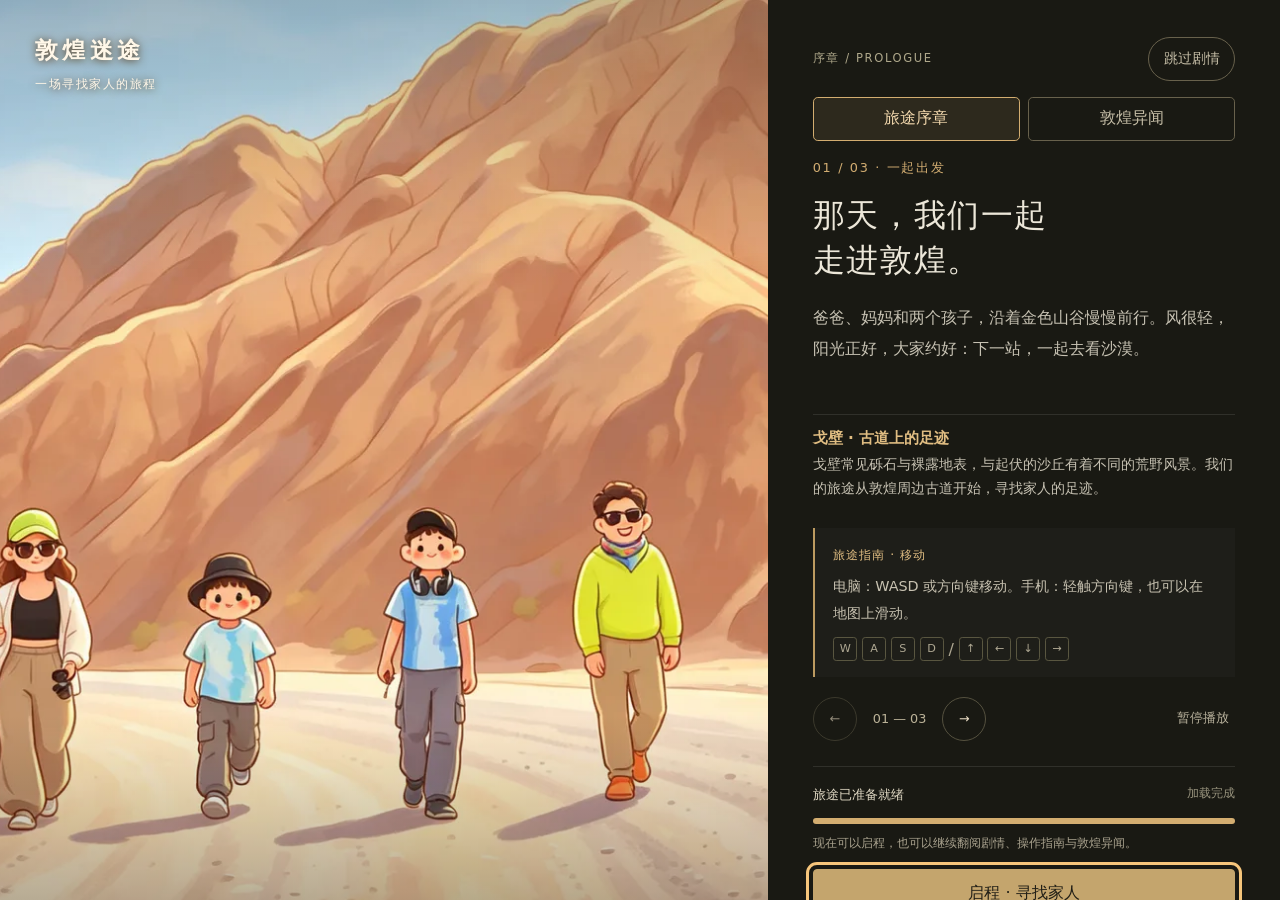
<file: pr-2/index.html>
<!DOCTYPE html>
<html lang="zh-CN">
	<head>
		<meta charset="utf-8">
		<meta name="viewport" content="width=device-width, initial-scale=1.0">
		<title>敦煌迷途</title>
		<style>
html, body, #canvas {
	margin: 0;
	padding: 0;
	border: 0;
}

body {
	color: white;
	background-color: black;
	overflow: hidden;
	touch-action: none;
}

#canvas {
	display: block;
}

#canvas:focus {
	outline: none;
}

#status, #status-splash, #status-progress {
	position: absolute;
	left: 0;
	right: 0;
}

#status, #status-splash {
	top: 0;
	bottom: 0;
}

#status {
	background-color: #242424;
	display: flex;
	flex-direction: column;
	justify-content: center;
	align-items: center;
	visibility: hidden;
}

#status-splash {
	max-height: 100%;
	max-width: 100%;
	margin: auto;
}

#status-splash.show-image--false {
	display: none;
}

#status-splash.fullsize--true {
	height: 100%;
	width: 100%;
	object-fit: contain;
}

#status-splash.use-filter--false {
	image-rendering: pixelated;
}

#status-progress, #status-notice {
	display: none;
}

#status-progress {
	bottom: 10%;
	width: 50%;
	margin: 0 auto;
}

#status-notice {
	background-color: #5b3943;
	border-radius: 0.5rem;
	border: 1px solid #9b3943;
	color: #e0e0e0;
	font-family: 'Noto Sans', 'Droid Sans', Arial, sans-serif;
	line-height: 1.3;
	margin: 0 2rem;
	overflow: hidden;
	padding: 1rem;
	text-align: center;
	z-index: 1;
}

html { font-family: system-ui, -apple-system, sans-serif; font-size: 100%; }
@supports (font: -apple-system-body) {
	html { font: -apple-system-body; }
}
#status { background: radial-gradient(ellipse at center, #33291c, #17140f); }
#status-splash { display: none; }
#status-copy {
	display: flex;
	flex-direction: column;
	gap: 0.5rem;
	margin-top: 1.25rem;
	text-align: center;
	font-family: system-ui, -apple-system, "Noto Sans SC", sans-serif;
}
#status-copy strong { color: #e6c98f; font-size: 1.35rem; font-weight: 600; }
#status-detail { color: #b9aa91; font-size: 0.9rem; }
#status-progress {
	position: static;
	margin-top: 1.25rem;
	height: 0.55rem;
	max-width: 26rem;
	accent-color: #d5a936;
}

#status { position:fixed; inset:0; z-index:1000; visibility:visible; display:grid; grid-template-columns:minmax(0, 1.35fr) minmax(24rem, 0.9fr); background:#191913; color:#ece7d9; text-align:left; overflow:auto; touch-action:pan-y; font-family:system-ui,-apple-system,sans-serif; }
body.intro-open { touch-action:pan-y; }
#status * { box-sizing:border-box; }
#status button { font:inherit; cursor:pointer; touch-action:manipulation; }
#status button:focus-visible { outline:3px solid #f6c57b; outline-offset:4px; }
#status button:disabled { cursor:wait; opacity:.58; }
#status [hidden] { display:none !important; }
.intro-art { position:relative; align-self:stretch; min-height:100%; overflow:hidden; background:#dcb687; }
.intro-art img { position:absolute; width:100%; height:100%; object-fit:cover; object-position:52% 65%; }
.intro-art::after { content:""; position:absolute; inset:0; background:linear-gradient(180deg,#2f261740,transparent 30%,transparent 75%,#2e241c70); pointer-events:none; }
.intro-brand { position:absolute; z-index:2; top:2.2rem; left:2.2rem; color:#fff7e8; text-shadow:0 1px 8px #594023; font-size:1.45rem; font-weight:650; letter-spacing:.18em; }
.intro-brand span { display:block; margin-top:.6rem; font-size:.78rem; font-weight:400; letter-spacing:.12em; }
.intro-caption { position:absolute; z-index:2; bottom:2.2rem; left:2.2rem; color:#fff4de; font-size:.85rem; letter-spacing:.15em; }
.intro-art-feedback { position:absolute; z-index:3; left:1rem; right:1rem; bottom:4rem; display:flex; flex-wrap:wrap; gap:.5rem; align-items:center; }
#intro-art-status { background:#241c14e8; color:#fff3d9; padding:.5rem .75rem; border-radius:.3rem; font-size:.85rem; }
#intro-art-retry { background:#241c14; color:#fff3d9; border:1px solid #d3ad70; min-height:2.75rem; padding:.4rem .7rem; border-radius:.3rem; }
.intro-place { margin-top:1rem; padding-top:.8rem; border-top:1px solid #ffffff19; }
#intro-place-title { margin:0 0 .3rem; font-size:.95rem; color:#e0bd82; font-weight:600; }
#intro-place-copy { margin:0; font-size:.85rem; line-height:1.75; color:#c6c1b2; }
.intro-sand { position:absolute; z-index:1; inset:-30%; opacity:0; pointer-events:none; background:repeating-linear-gradient(160deg,transparent 0 60px,#bd873632 62px 65px,transparent 68px 130px); transition:opacity 1.8s; }
#status[data-chapter="1"] .intro-sand { opacity:1; animation:intro-wind 4s linear infinite; }
#status[data-chapter="1"] .intro-art img { filter:sepia(.2) brightness(.82); }
@keyframes intro-wind { from { transform:translateX(-5%); } to { transform:translateX(5%); } }
.intro-panel { width:100%; max-width:42rem; margin:auto; padding:2.3rem clamp(1.5rem,3.5vw,4rem); }
.intro-top { display:flex; justify-content:space-between; align-items:center; gap:1rem; font-size:.72rem; letter-spacing:.14em; color:#afa88b; margin-bottom:1rem; }
.intro-sections { display:flex; gap:.5rem; margin-bottom:1.2rem; }
.intro-sections button { flex:1; min-height:2.75rem; border:1px solid #68614c; border-radius:.3rem; background:transparent; color:#c6bea7; }
.intro-sections button[aria-pressed="true"] { background:#d3ad701c; border-color:#d3ad70; color:#f2d8ad; }
.intro-lore-hint { font-size:.85rem; line-height:1.7; color:#afa88b; margin:0 0 1.4rem; }
#intro-lore-kind { color:#d2ad72; font-size:.85rem; margin:0 0 .8rem; }
#intro-lore-title { font-size:clamp(1.5rem,2vw,2rem); font-weight:500; line-height:1.5; margin:0 0 1rem; }
#intro-lore-copy { font-size:1rem; color:#d8d2c3; line-height:1.95; margin:0; }
.intro-lore-nav { display:flex; align-items:center; gap:.8rem; margin:1.2rem 0 .5rem; }
.intro-lore-nav button { min-width:2.75rem; min-height:2.75rem; padding:.4rem .8rem; border:1px solid #68614c; border-radius:.3rem; background:transparent; color:#f2d8ad; }
#intro-lore-page { margin-right:auto; color:#bbb298; font-size:.85rem; white-space:nowrap; }
#intro-lore-source { color:#afa88b; font-size:.8rem; line-height:1.7; margin-bottom:.8rem; }
#intro-lore-source summary { cursor:pointer; min-height:2.75rem; padding:.65rem 0; }
#intro-lore-link { display:inline-block; color:#e0bd82; padding:.5rem 0; }
#intro-lore-source span { display:block; }
#status a:focus-visible, #status summary:focus-visible { outline:3px solid #f6c57b; outline-offset:2px; }
.intro-top button { color:#c6bea7; background:transparent; border:1px solid #68614c; border-radius:2rem; min-height:2.75rem; padding:.4rem .9rem; font-size:.85rem !important; letter-spacing:0; }
#intro-chapter { color:#d2ad72; font-size:.8rem; letter-spacing:.13em; margin:0 0 1rem; }
#intro-title { font-size:clamp(1.7rem,2.5vw,2.8rem); font-weight:500; line-height:1.4; margin:0 0 1.2rem; letter-spacing:.05em; }
#intro-copy { color:#c6c1b2; font-size:1rem; line-height:1.95; margin:0; min-height:6rem; }
.intro-tip { margin-top:1.7rem; padding:1rem 1.15rem; border-left:2px solid #bc9a60; background:#ffffff06; }
#intro-tip-label { color:#e0bd82; font-size:.78rem; letter-spacing:.08em; }
#intro-tip { font-size:.9rem; line-height:1.85; margin:.55rem 0 0; color:#c8c2b1; }
.intro-keys { display:flex; gap:.3rem; align-items:center; margin-top:.7rem; color:#aea792; }
.intro-keys kbd { font: .7rem system-ui; min-width:1.5rem; height:1.5rem; text-align:center; padding-top:.2rem; border:1px solid #595640; border-radius:.2rem; }
.intro-nav { display:flex; align-items:center; gap:1rem; margin:1.2rem 0 1.6rem; color:#bbb298; font-size:.8rem; }
.intro-nav button { background:transparent; border:1px solid #55513f; color:#e9dcc4; min-width:2.75rem; min-height:2.75rem; border-radius:50%; }
.intro-nav #intro-auto { border:0; border-radius:0; margin-left:auto; color:#b9b29d; font-size:.8rem; }
.intro-loading { padding-top:1.2rem; border-top:1px solid #ffffff19; }
.intro-progress-row { display:flex; justify-content:space-between; gap:.5rem; font-size:.82rem; }
#status-detail { color:#e0d8c3; font-size:inherit; }
.intro-download { color:#99947e; font-size:.72rem; }
#status-progress { display:block; position:static; width:100%; max-width:none; margin:.85rem 0 .6rem; height:.35rem; accent-color:#d3ad70; border:0; border-radius:1rem; overflow:hidden; }
#status-progress::-webkit-progress-bar { background:#ffffff18; }
#status-progress::-webkit-progress-value { background:#d3ad70; }
#intro-network { font-size:.75rem; color:#a9a28e; line-height:1.6; margin:.65rem 0 1rem; }
#intro-enter, #intro-retry { min-height:3rem; width:100%; border:1px solid #c4a56d; background:#c4a56d; color:#201e16; border-radius:.25rem; font-weight:650; }
#status-notice { position:static; margin:1rem 0; text-align:left; overflow-wrap:anywhere; font: .85rem/1.6 system-ui; }
#status[data-returning="true"] #intro-story, #status[data-returning="true"] .intro-nav { display:none; }
#status[data-returning="true"] .intro-top { margin-bottom:1rem; }
#status[data-paused="true"] .intro-sand { animation-play-state:paused; }
@media (max-width:850px) {
  #status { display:flex; flex-direction:column; height:100dvh; overflow:hidden; justify-content:flex-start; align-items:stretch; }
  .intro-art { flex:none; min-height:0; height:clamp(9rem,26dvh,15rem); }
  .intro-art img { object-fit:contain; object-position:center; }
  .intro-brand { top:1rem; left:1rem; font-size:1.1rem; }
  .intro-brand span { font-size:.65rem; margin-top:.3rem; }
  .intro-caption { bottom:.8rem; left:1rem; font-size:.7rem; }
  .intro-panel { flex:1; min-height:0; max-width:none; margin:0; display:flex; flex-direction:column; padding:1rem 1.3rem max(.8rem,env(safe-area-inset-bottom)); }
  .intro-reading { flex:1; min-height:0; overflow-y:auto; padding-bottom:.5rem; overscroll-behavior:contain; }
  .intro-top { margin-bottom:1rem; }
  #intro-title { font-size:1.65rem; margin-bottom:.65rem; }
  #intro-title br { display:none; }
  #intro-copy { min-height:0; font-size:.95rem; line-height:1.8; }
  .intro-tip { margin-top:1rem; padding:.7rem .9rem; }
  .intro-keys { display:none; }
  .intro-nav { margin:.65rem 0; }
  .intro-loading { flex:none; padding-top:.8rem; }
}
@media (max-width:850px) and (max-height:500px) { .intro-art { display:none; } }
@media (max-width:850px) and (max-height:700px) {
  #status[data-reading="lore"] .intro-art { display:none; }
  #status[data-reading="lore"] .intro-lore-hint { display:none; }
}
@media (prefers-reduced-motion:reduce) { .intro-sand { animation:none !important; transition:none; } }

/* Illustrated travel notes stay visually distinct from the family film. */
#status[data-illustrated="true"] { grid-template-columns:minmax(0, 1fr); background:#262923; }
#status[data-illustrated="true"] .intro-art { display:none; }
#status[data-illustrated="true"] .intro-panel { max-width:62rem; height:100dvh; display:flex; flex-direction:column; padding-top:1.2rem; padding-bottom:1rem; }
#status[data-illustrated="true"] .intro-reading { flex:1; min-height:0; overflow-y:auto; }
#status[data-illustrated="true"] .intro-loading { flex:none; }
#status[data-illustrated="true"] #intro-lore-view article { display:grid; grid-template-columns:1fr 1fr; column-gap:2rem; padding:1.5rem; border-radius:.3rem; background:#eee0bd; color:#493b2b; border:1px solid #bb9868; }
#intro-rabbit-figure { grid-column:1; grid-row:1 / 5; margin:0; text-align:center; }
#intro-rabbit-figure svg { display:block; width:100%; height:auto; max-height:17rem; }
#intro-travel-figure { grid-column:1; grid-row:1 / 5; margin:0; text-align:center; }
#intro-travel-figure svg { display:block; width:100%; height:auto; max-height:17rem; }
#intro-travel-caption { font-size:.75rem; line-height:1.7; margin:.6rem 0; color:#6e5740; }
#intro-rabbit-figure figcaption { font-size:.75rem; line-height:1.7; margin:.3rem 0; color:#6e5740; }
#intro-rabbit-zoom { min-height:2.75rem; border:1px solid #8d7050; border-radius:.3rem; background:transparent; color:#493b2b; padding:.3rem 1rem; }
#status[data-illustrated="true"] #intro-lore-kind { color:#775137; font-size:.8rem; margin-top:1rem; }
#status[data-illustrated="true"] #intro-lore-title { color:#3d493e; }
#status[data-illustrated="true"] #intro-lore-copy { color:#544633; }
#intro-rabbit-caption { color:#6f5435; font-size:.85rem; line-height:1.7; border-top:1px dashed #b59d78; padding-top:1rem; }
@media (max-width:600px) {
  #status[data-illustrated="true"] #intro-lore-view article { display:flex; flex-direction:column; padding:1rem; }
  #intro-rabbit-figure svg { width:11rem; max-width:100%; margin:auto; }
  #intro-travel-figure svg { width:15rem; max-width:100%; max-height:11rem; margin:auto; }
  #status[data-illustrated="true"] #intro-lore-kind { order:-2; margin-top:0; }
  #status[data-illustrated="true"] #intro-lore-title { order:-1; font-size:1.4rem; }
  #status[data-illustrated="true"] #intro-lore-copy { margin-top:1rem; }
}
@media (max-width:600px) and (max-height:700px) {
  /* Large system text: show the story before its sketch, with entry always pinned. */
  #status[data-illustrated="true"][data-rabbit="false"] #intro-lore-kind { order:-3; }
  #status[data-illustrated="true"][data-rabbit="false"] #intro-lore-title { order:-2; }
  #status[data-illustrated="true"][data-rabbit="false"] #intro-lore-copy { order:-1; margin:0 0 1rem; }
}

		</style>
		<link id="-gd-engine-icon" rel="icon" type="image/png" href="index.icon.png" />
<link rel="apple-touch-icon" href="index.apple-touch-icon.png"/>

		<link rel="preload" href="intro-b907c18ffd4f22e8.webp" as="image" fetchpriority="high">
		<link rel="preload" href="engine-0e92f6c922b2d3230a5f05c5.wasm" as="fetch" type="application/wasm" crossorigin fetchpriority="low">
		<link rel="preload" href="game-b93cfb88a023275292fec380.pck" as="fetch" crossorigin fetchpriority="low">

	</head>
	<body>
		<canvas id="canvas">
			Your browser does not support the canvas tag.
		</canvas>

		<noscript>
			Your browser does not support JavaScript.
		</noscript>

		<section id="status" aria-label="敦煌迷途序章" data-chapter="0">
  <div class="intro-art">
    <img src="intro-b907c18ffd4f22e8.webp" data-storm-src="intro-f0b5d2ba8b22881a.webp" data-search-src="intro-f4a6c2591dc0d5f5.webp" alt="一家四口穿行在敦煌金色的山谷中：妈妈、两个孩子和爸爸。" fetchpriority="high" decoding="async">
    <div class="intro-sand" aria-hidden="true"></div>
    <div class="intro-brand">敦煌迷途 <span>一场寻找家人的旅程</span></div>
    <span class="intro-caption">敦煌 · 风起之前</span>
    <div class="intro-art-feedback"><span id="intro-art-status" role="status" hidden></span><button id="intro-art-retry" type="button" hidden>重试插图</button></div>
  </div>
  <div class="intro-panel">
    <div class="intro-reading">
    <header class="intro-top"><span>序章 / PROLOGUE</span><button id="intro-skip" type="button">跳过剧情</button></header>
    <div class="intro-sections" role="group" aria-label="等待时读点什么">
      <button id="intro-show-story" type="button" aria-pressed="true" aria-controls="intro-story-view">旅途序章</button>
      <button id="intro-show-lore" type="button" aria-pressed="false" aria-controls="intro-lore-view">敦煌异闻</button>
    </div>
    <div id="intro-story-view">
    <div id="intro-story" aria-live="polite" aria-atomic="true">
      <p id="intro-chapter">01 / 03 · 一起出发</p>
      <h1 id="intro-title">那天，我们一起<br>走进敦煌。</h1>
      <p id="intro-copy">爸爸、妈妈和两个孩子，沿着金色山谷慢慢前行。风很轻，阳光正好，大家约好：下一站，一起去看沙漠。</p>
      <aside class="intro-place" aria-label="旅途地理小记">
        <h2 id="intro-place-title">戈壁 · 古道上的足迹</h2>
        <p id="intro-place-copy">从敦煌周边古道出发，认识戈壁、莫高窟与三危山。</p>
      </aside>
    </div>
    <aside class="intro-tip" aria-label="操作介绍">
      <span id="intro-tip-label">旅途指南 · 移动</span>
      <p id="intro-tip">电脑：WASD 或方向键移动。手机：轻触方向键，也可以在地图上滑动。</p>
      <div class="intro-keys" aria-hidden="true"><kbd>W</kbd><kbd>A</kbd><kbd>S</kbd><kbd>D</kbd><span> / </span><kbd>↑</kbd><kbd>←</kbd><kbd>↓</kbd><kbd>→</kbd></div>
    </aside>
    <nav class="intro-nav" aria-label="序章翻页">
      <button id="intro-prev" type="button" aria-label="上一幕">←</button>
      <span id="intro-page">01 — 03</span>
      <button id="intro-next" type="button" aria-label="下一幕">→</button>
      <button id="intro-auto" type="button">暂停播放</button>
    </nav>
    </div>
    <section id="intro-lore-view" aria-label="敦煌异闻" hidden>
      <p class="intro-lore-hint">等风来，也听一段敦煌往事。手动翻阅，随时启程。</p>
      <article aria-live="polite" aria-atomic="true">
        <figure id="intro-rabbit-figure" hidden>
          <div role="img" aria-label="原创三兔共耳示意：三只追逐的兔子与中央的耳朵"><svg xmlns="http://www.w3.org/2000/svg" width="400" height="400" viewBox="0 0 320 320">
  <!-- Original geometric interpretation, not a reproduction of a historic mural. -->
  <circle cx="160" cy="160" r="153" fill="#eee0bd" stroke="#9b6848" stroke-width="3"/>
  <circle cx="160" cy="160" r="141" fill="none" stroke="#b28d5f" stroke-width="1" stroke-dasharray="3 7"/>
  <circle cx="160" cy="160" r="125" fill="#294f50" stroke="#bc945e" stroke-width="4"/>
  <g fill="#d7b273" stroke="#f3d9a6" stroke-width="1.5">
    <path d="M160 31 Q185 49 160 70 Q135 49 160 31Z"/>
    <path d="M160 31 Q185 49 160 70 Q135 49 160 31Z" transform="rotate(60 160 160)"/>
    <path d="M160 31 Q185 49 160 70 Q135 49 160 31Z" transform="rotate(120 160 160)"/>
    <path d="M160 31 Q185 49 160 70 Q135 49 160 31Z" transform="rotate(180 160 160)"/>
    <path d="M160 31 Q185 49 160 70 Q135 49 160 31Z" transform="rotate(240 160 160)"/>
    <path d="M160 31 Q185 49 160 70 Q135 49 160 31Z" transform="rotate(300 160 160)"/>
  </g>
  <g fill="#f4e6c3" stroke="#643f2f" stroke-width="2.4" stroke-linejoin="round">
    <g id="hare">
      <path d="M155 112 C144 103 139 85 118 79 C97 74 77 88 80 107 C82 124 106 127 123 116 L141 130Z"/>
      <path d="M85 101 Q64 91 70 80 Q81 84 89 94"/>
      <path d="M103 113 Q93 135 114 136 L133 123 M116 89 Q132 84 144 95 L156 100" fill="none"/>
      <path d="M145 105 Q150 88 163 96 Q175 102 174 118 L163 128 Q145 128 145 105Z"/>
      <circle cx="156" cy="105" r="2.6" fill="#643f2f" stroke="none"/>
      <path d="M171 117 L176 120 L170 122" fill="#643f2f"/>
    </g>
    <use href="#hare" transform="rotate(120 160 160)"/>
    <use href="#hare" transform="rotate(240 160 160)"/>
  </g>
  <!-- Each lens is ONE ear shared by the two heads at its endpoints. Three total. -->
  <g id="shared-ears" fill="#f4e6c3" stroke="#643f2f" stroke-width="2.4">
    <path d="M160 117 Q201 132 197 181 Q160 162 160 117Z"/>
    <path d="M160 117 Q201 132 197 181 Q160 162 160 117Z" transform="rotate(120 160 160)"/>
    <path d="M160 117 Q201 132 197 181 Q160 162 160 117Z" transform="rotate(240 160 160)"/>
  </g>
  <g fill="none" stroke="#ba754f" stroke-width="2.5" stroke-linecap="round">
    <path d="M169 133 Q186 150 191 168"/>
    <path d="M169 133 Q186 150 191 168" transform="rotate(120 160 160)"/>
    <path d="M169 133 Q186 150 191 168" transform="rotate(240 160 160)"/>
  </g>
</svg>
</div>
          <figcaption>哥哥的旅行手记 · 原创示意，非文物原图</figcaption>
          <button id="intro-rabbit-zoom" type="button" aria-expanded="false">放大看看</button>
        </figure>
        <figure id="intro-travel-figure" hidden>
          <div data-note="roadbook" role="img" aria-label="原创旅行画卷：泉水、石窟和石门连接成路" hidden><svg xmlns="http://www.w3.org/2000/svg" width="640" height="400" viewBox="0 0 640 400">
<rect x="8" y="8" width="624" height="384" rx="18" fill="#eee0bd" stroke="#b28b54" stroke-width="3"/>
<g fill="#d0b48a"><path d="M25 185 90 75 150 160 202 65 290 185Z"/><path d="m367 132 65-75 51 66 57-90 75 99Z"/></g>
<path d="M100 216V280H200V341H358V250H513V204" fill="none" stroke="#957c57" stroke-width="25" stroke-linejoin="round"/>
<path d="M100 216V280H200V341H358V250H513V204" fill="none" stroke="#f5c864" stroke-width="5" stroke-dasharray="9 8"/>
<g fill="#6b9f9b" stroke="#315e60" stroke-width="3"><ellipse cx="100" cy="208" rx="37" ry="16"/><path d="M72 207q28-18 56 0" fill="none"/></g>
<path d="M280 230v-57a40 40 0 0 1 80 0v57Z" fill="#a88059" stroke="#71573d" stroke-width="5"/><path d="M300 230v-52a20 20 0 0 1 40 0v52" fill="#51483c"/>
<path d="M320 230v50H200" fill="none" stroke="#957c57" stroke-width="17"/>
<g fill="#b58750" stroke="#755332" stroke-width="4"><path d="M475 210V139H493V210ZM534 210V139H552V210Z"/><path d="M465 135H561V151H465Z"/></g>
<path d="m513 98-10 17h20Z" fill="#476d64"/>
<g fill="#9f7851"><circle cx="40" cy="330" r="5"/><circle cx="590" cy="295" r="4"/><circle cx="430" cy="340" r="5"/></g>
</svg>
</div>
          <div data-note="golden_light" role="img" aria-label="原创岩缝示意：换个角度，看见暖光中的小脚印" hidden><svg xmlns="http://www.w3.org/2000/svg" width="640" height="400" viewBox="0 0 640 400">
<rect x="8" y="8" width="624" height="384" rx="18" fill="#eee0bd" stroke="#b28b54" stroke-width="3"/>
<path d="M30 310 95 90 165 50 235 110 295 315Z" fill="#b58058"/>
<path d="M368 315 382 120 460 65 520 100 610 315Z" fill="#a56e4e"/>
<path d="m165 50 28 115 42-55M460 65l-18 128-60-73" fill="none" stroke="#d4a674" stroke-width="12"/>
<path d="m360 65 34 15-81 265-112-30Z" fill="#f8cd68" opacity=".65"/>
<path d="m360 65 9 4-99 260-30-8Z" fill="#fff1b3"/>
<g fill="#6c634b" transform="translate(285 252) rotate(-28)"><ellipse cx="0" cy="0" rx="9" ry="17"/><ellipse cx="25" cy="27" rx="9" ry="17"/><circle cx="0" cy="-25" r="5"/><circle cx="25" cy="2" r="5"/></g>
<path d="M165 350q-60-45 0-82m-18 8 18-8-2 20" fill="none" stroke="#496e69" stroke-width="6" stroke-linecap="round"/>
</svg>
</div>
          <div data-note="nine_deer" role="img" aria-label="原创鹿形路标与清泉示意" hidden><svg xmlns="http://www.w3.org/2000/svg" width="400" height="320" viewBox="0 0 400 320">
<rect x="8" y="8" width="384" height="304" rx="20" fill="#eee0bd" stroke="#b28b54" stroke-width="3"/>
<path d="M40 260q80-35 160 0t160 0v28H40Z" fill="#649c9a"/>
<g fill="#e0ac62" stroke="#674c35" stroke-width="6" stroke-linejoin="round" stroke-linecap="round">
<path d="m100 160 35-18 95 3 35-62 34 6-20 31-17 67-30 14-10 48h-14l3-49-56-6-18 55h-15l7-67-29-5-17-28Z"/>
<path d="m269 88-15-37m10 16-17-6m29 25 20-37m-10 18 20-3" fill="none"/>
</g>
<circle cx="283" cy="98" r="4" fill="#3c3e32"/>
<g fill="#eee0bd"><circle cx="154" cy="162" r="7"/><circle cx="180" cy="170" r="7"/><circle cx="207" cy="160" r="7"/></g>
</svg>
</div>
          <div data-note="library_cave" role="img" aria-label="原创旅行速写：小洞口与展开的旧卷纸" hidden><svg xmlns="http://www.w3.org/2000/svg" width="640" height="400" viewBox="0 0 640 400">
<rect x="8" y="8" width="624" height="384" rx="18" fill="#eee0bd" stroke="#b28b54" stroke-width="3"/>
<path d="M48 320V164Q48 62 190 62T332 164V320Z" fill="#c7a479"/>
<path d="M91 320V168Q91 97 190 97T289 168V320Z" fill="#8c7157"/>
<path d="M124 320V175Q124 130 190 130T256 175V320Z" fill="#504e43"/>
<path d="M70 192H110M274 215H310M76 263H112M140 94L150 117M238 96L230 120" stroke="#a7855d" stroke-width="5"/>
<path d="M80 326H300" stroke="#715b43" stroke-width="8" stroke-linecap="round"/>
<g stroke="#846847" stroke-width="4" stroke-linejoin="round">
<path d="M365 100H542V297H365Z" fill="#f7eac9"/>
<path d="M352 100Q352 80 368 80H548Q564 80 564 100V111H389V100Q389 80 368 80" fill="#d5b783"/>
<path d="M365 286H531Q553 286 553 307T531 328H350Q369 318 365 286Z" fill="#d5b783"/>
</g>
<g stroke="#9d885f" stroke-width="5" stroke-linecap="round"><path d="M404 144H506M404 170H487M404 196H506M404 222H470"/></g>
<path d="M306 174Q336 160 352 181" fill="none" stroke="#6d9187" stroke-width="4" stroke-dasharray="4 7"/>
<g fill="#b28b54"><circle cx="88" cy="350" r="4"/><circle cx="586" cy="314" r="4"/></g>
</svg>
</div>
          <div data-note="pipa" role="img" aria-label="原创意象速写：琵琶与舒展回旋的舞带，并非壁画舞姿复原" hidden><svg xmlns="http://www.w3.org/2000/svg" width="640" height="400" viewBox="0 0 640 400">
<rect x="8" y="8" width="624" height="384" rx="18" fill="#eee0bd" stroke="#b28b54" stroke-width="3"/>
<path d="M88 257C190 333 134 97 275 100S454 333 552 166" fill="none" stroke="#749c90" stroke-width="24" stroke-linecap="round"/>
<path d="M89 254C191 330 135 94 276 97S455 330 553 163" fill="none" stroke="#bad0ad" stroke-width="4"/>
<g transform="rotate(28 320 200)" stroke="#765539" stroke-linejoin="round">
<path d="M308 124V62L336 48 343 61 329 73V124C329 158 377 182 377 237A57 57 0 0 1 263 237C263 182 308 158 308 124Z" fill="#c69b5d" stroke-width="5"/>
<path d="M312 138C307 176 279 193 279 237A41 41 0 0 0 361 237C361 194 333 177 325 138Z" fill="#e6c78e" stroke-width="3"/>
<path d="M313 84V263M319 80V263M325 77V263" stroke-width="2"/>
<path d="M298 263H341M305 104H333M305 116H333" stroke-width="5"/>
</g>
<path d="M120 151Q169 89 226 73M423 322Q492 323 534 279" fill="none" stroke="#b78762" stroke-width="3" stroke-dasharray="6 8"/>
<g fill="#b78762"><circle cx="119" cy="151" r="5"/><circle cx="535" cy="278" r="5"/></g>
</svg>
</div>
          <figcaption id="intro-travel-caption"></figcaption>
        </figure>
        <p id="intro-lore-kind"></p>
        <h2 id="intro-lore-title"></h2>
        <p id="intro-lore-copy"></p>
        <p id="intro-rabbit-caption" hidden>留意木门上的兔纹。答案，也许就在旅途中。</p>
      </article>
      <nav class="intro-lore-nav" aria-label="异闻翻页">
        <button id="intro-lore-prev" type="button" aria-label="上一则异闻">←</button>
        <span id="intro-lore-page"></span>
        <button id="intro-lore-next" type="button">下一则 →</button>
      </nav>
      <details id="intro-lore-source"><summary>故事出处</summary><a id="intro-lore-link" target="_blank" rel="noopener noreferrer"></a><span>（新窗口打开）</span></details>
    </section>
    </div>
    <footer class="intro-loading">
      <div class="intro-progress-row"><span id="status-detail" role="status">正在准备旅途…</span><span class="intro-download">后台加载中</span></div>
      <progress id="status-progress" aria-label="游戏资源加载进度"></progress>
      <p id="intro-network">初次进入需要下载引擎；阅读剧情时，下载会同时进行。</p>
      <button id="intro-enter" type="button" disabled>等待旅途准备就绪…</button>
      <div id="status-notice" role="alert"></div>
      <button id="intro-retry" type="button" hidden>重新加载</button>
    </footer>
  </div>
</section>


		<script>(() => {
  'use strict';
  const overlay = document.getElementById('status');
  document.body.classList.add('intro-open');
  const key = 'dunhuang-intro-v1';
  const artwork = overlay.querySelector('.intro-art img');
  const illustrations = [
    [artwork.getAttribute('src'), artwork.alt],
    [artwork.dataset.stormSrc, '黄沙席卷敦煌山谷，一家四口在风暴中走散，彼此伸手寻找。'],
    [artwork.dataset.searchSrc, '风暴过后，爸爸独自沿着敦煌古道的脚印，出发寻找家人。'],
  ];
  let pendingArtwork = -1;
  const imageCache = new Map();
  const artStatus = document.getElementById('intro-art-status');
  const artRetry = document.getElementById('intro-art-retry');

  function loadArtwork(index) {
    const src = illustrations[index][0];
    if (imageCache.has(src)) return imageCache.get(src);
    const image = new Image();
    image.decoding = 'async';
    // These two images total only ~174 KiB. Give the visible story priority over WASM.
    image.fetchPriority = 'high';
    const entry = { image, state: 'loading', promise: null };
    entry.promise = new Promise(resolve => {
      image.onload = async () => {
        try { await image.decode(); } catch (_) { /* onload already confirms usable pixels. */ }
        entry.state = 'ready';
        resolve(true);
      };
      image.onerror = () => { entry.state = 'failed'; resolve(false); };
    });
    imageCache.set(src, entry);
    image.src = src;
    return entry;
  }

  function primeArtwork() {
    if (skip || !overlay.isConnected) return;
    // Start both later acts while the first is being read, not at the moment of flipping.
    loadArtwork(1);
    loadArtwork(2);
  }

  function renderArtwork() {
    if (pendingArtwork === chapter) return;
    pendingArtwork = chapter;
    const target = chapter;
    const [src, alt] = illustrations[target];
    artRetry.hidden = true;
    artStatus.hidden = true;
    overlay.querySelector('.intro-art').setAttribute('aria-busy', 'false');
    if (artwork.getAttribute('src') === src) return;
    const entry = loadArtwork(target);
    if (entry.state !== 'ready') {
      artStatus.textContent = `第 ${target + 1} 幕插图加载中，正文可先阅读`;
      artStatus.hidden = false;
      overlay.querySelector('.intro-art').setAttribute('aria-busy', 'true');
    }
    // Keep the last usable image; out-of-order responses cannot turn a page back.
    entry.promise.then(loaded => {
      if (chapter !== target || !overlay.isConnected) return;
      overlay.querySelector('.intro-art').setAttribute('aria-busy', 'false');
      if (!loaded) {
        artStatus.textContent = '本幕插图暂未载入，仍可阅读或进入游戏';
        artStatus.hidden = false;
        artRetry.hidden = false;
        return;
      }
      artwork.src = src;
      artwork.alt = alt;
      artStatus.hidden = true;
      artRetry.hidden = true;
    });
  }
  const chapters = [
    ['一起出发', '那天，我们一起\n走进敦煌。', '爸爸、妈妈和两个孩子，沿着金色山谷慢慢前行。风很轻，阳光正好，大家约好：下一站，一起去看沙漠。', '敦煌 · 风起之前', '移动', '电脑：WASD 或方向键移动。手机：轻触方向键，也可以在地图上滑动。'],
    ['风暴突至', '一阵风，\n吹散了四个人。', '天边忽然扬起黄沙，熟悉的山谷转眼被风暴吞没。呼喊声消失在风里，再睁开眼时，身边的家人已经不见了。', '敦煌 · 黄沙遮住了归路', '即时战斗', '敌人不会等你行动。朝相邻敌人的方向移动即可攻击；留意箭头预警，及时避让。电脑按 P / Esc，手机点“暂停”可暂停战斗。'],
    ['寻找家人', '风停之后，\n我们一定要团聚。', '你决定沿着古道出发，寻找走散的家人。穿过迷途，留意沿路的补给与指引——这趟旅程，要一家人一起走完。', '敦煌 · 旅途从这里开始', '补给与目标', '寻找家人、收集补给。电脑用 1–5 选道具、E 使用；手机点“换”“用”。集齐当前关卡的家人后，跟随指引前往出口。'],
  ];
  const places = [
    ['戈壁 · 古道上的足迹', '戈壁常见砾石与裸露地表，与起伏的沙丘有着不同的荒野风景。我们的旅途从敦煌周边古道开始，寻找家人的足迹。'],
    ['莫高窟 · 岩壁里的千年故事', '莫高窟以壁画和彩塑著称，留下丝绸之路上文化交流的印记。旅途中的图案与故事，提醒我们仔细观察、记住线索。'],
    ['三危山 · 风中的归路', '三危山遥对莫高窟。游戏将山谷与远处的营地化为最后一段归路：找到弟弟，让一家四口再次团聚。'],
  ];
  // Shared with the in-game reference plate; generated from assets/lore at export.
  const rabbitNote = {"id": "three_hares", "kind": "旅行手记 · 莫高窟第407窟", "title": "三只兔子，耳朵藏在哪？", "teaser": "哥哥在旅行手记里画下“三兔共耳”：每只兔子看起来都有两只耳朵，整幅图却只有三只。沿着图案慢慢看——到了莫高窟，也许会认出它。", "reference_label": "哥哥的手记 · 纹样临摹", "question": "木门上的哪块门牌，和手记里的图案一样？", "retry": "再看中间的耳朵。参考图一直在，不着急。", "reveal": "原来，相邻的兔子共用一只耳朵！三只耳朵围成一个三角形，每只兔子仍有两只耳朵。", "history": "第407窟藻井的莲花中心绘有三只追逐的兔子，画家用共耳的巧思让它们连成一圈。", "fiction": "本图为原创纹样示意，非文物原图。手记、门牌与开门情节为游戏虚构。", "source_title": "敦煌研究院 · 莫高窟第407窟", "source_url": "https://www.dha.ac.cn/info/1425/3569.htm"};
  const travelNotes = {"roadbook": {"id": "roadbook", "kind": "画中行旅 · 五台山图的启发", "title": "没有导航，怎样把路画给别人？", "teaser": "莫高窟第61窟的《五台山图》，把山路、建筑和行旅的人们画在一面墙上。妈妈也学着画了一页路书：泉水、石窟、石门。风沙会盖住脚印，熟悉的地标却还在。", "prompt": "妈妈的路书：从石窟折返古道，经过南面的弯路，到石门再向北寻找。点一下图中的石门，把这段路描下来。", "reveal": "石门认出来了！金线只标出这段古道，不代表前方没有危险。沿线到石门，再向北找妈妈。", "fiction": "原创游戏路书，非文物原图。《五台山图》描绘的是五台山，并非本关敦煌地图。", "source_title": "敦煌研究院 · 莫高窟第61窟", "source_url": "https://www.dha.ac.cn/info/1425/3588.htm"}, "golden_light": {"id": "golden_light", "kind": "建窟传说 · 三危山", "title": "换一个地方看，山会告诉你什么？", "teaser": "《莫高窟记》记载，乐僔见到山间金光，因而留下开窟。这是一则建窟传说。弟弟在旅行手记旁画了两道岩缝：同一片山，换个角度，或许会注意到先前忽略的小线索。", "prompt": "弟弟在北面石窟。向左挪半步，看看岩缝里的暖光。", "reveal": "是弟弟画的小脚印！沿金色足迹折回古道，去北面的石窟找他。", "fiction": "金光为建窟传说；岩缝、涂鸦与引路情节为游戏虚构，不是对传说成因的解释。", "source_title": "敦煌保护研究基金会 · 莫高窟记记载", "source_url": "https://www.dhafund.cn/cms/jjhdt/222.html"}, "nine_deer": {"id": "nine_deer", "kind": "壁画故事 · 第257窟", "title": "它为什么回头走向河里？", "teaser": "妈妈的旅行手记里，一只九色鹿停在河岸，回头望着水面。河里似乎有人挥手，对岸却还藏在暗处。它接下来会做什么？古道旁的鹿形路标、莫高窟里的灯影，也许会让你想起这一页。", "reveal": "鹿形路标旁，果然有一眼清泉。想起九色鹿救人的故事，你也攒足力气，继续寻找家人。", "fiction": "鹿形路标、清泉引路、提灯照岸与足迹引路为游戏虚构，并非九色鹿壁画原有情节。", "source_title": "数字敦煌 · 莫高窟第257窟", "source_url": "https://www.e-dunhuang.com/cave/10.0001/0001.0001.0257"}, "library_cave": {"id": "library_cave", "kind": "旅行手记 · 藏经洞的一页", "title": "小小的洞室，装得下多少往事？", "teaser": "妈妈在手记里画了一个小洞口。1900年，人们发现的藏经洞里，不只有经卷，还有文书和绘画。哥哥原以为宝藏都是金银，看到这里却改了主意：原来一张旧纸，也能留下很久以前的生活。", "fiction": "洞口与卷纸为原创旅行示意，非文物原图；家人的旅行片段为虚构。", "source_title": "敦煌研究院 · 藏经洞发现与文物保护（《我爱你，正如深爱莫高窟》）", "source_url": "https://www.dha.ac.cn/info/1159/2519.htm"}, "pipa": {"id": "pipa", "kind": "旅行手记 · 第112窟的舞姿", "title": "壁画没有声音，怎么像在跳舞？", "teaser": "翻到下一页，弟弟画了一条弯弯的舞带。莫高窟第112窟的乐舞图里，有著名的“反弹琵琶”：乐舞伎把琵琶举到身后，舞姿舒展。哥哥沿着画里的曲线比了比——琴声虽听不见，动作却像还没有停下来。", "fiction": "琵琶与舞带为原创意象示意，非文物原图或舞姿复原；家人的旅行片段为虚构。", "source_title": "敦煌研究院 · 盛唐古乐，惊艳千年", "source_url": "https://www.dha.ac.cn/info/1159/2723.htm"}};
  const noteRow = note => [note.kind, note.title, note.teaser, note.source_title, note.source_url];
  // Inline text and small original vectors: no additional image requests.
  const lore = [
    noteRow(travelNotes.nine_deer),
    [rabbitNote.kind, rabbitNote.title, rabbitNote.teaser, rabbitNote.source_title, rabbitNote.source_url],
    noteRow(travelNotes.golden_light),
    noteRow(travelNotes.library_cave),
    noteRow(travelNotes.pipa),
    noteRow(travelNotes.roadbook),
  ];
  const notePages = { 0: 'nine_deer', 2: 'golden_light', 3: 'library_cave', 4: 'pipa', 5: 'roadbook' };
  let seen = false;
  try { seen = localStorage.getItem(key) === 'seen'; } catch (_) { /* Private storage may be unavailable. */ }
  let chapter = 0;
  let ready = false;
  let failed = false;
  let skip = seen;
  let readingLore = false;
  let loreIndex = 0;
  let auto = !matchMedia('(prefers-reduced-motion: reduce)').matches;
  const $ = id => document.getElementById(id);
  const enter = $('intro-enter');
  let timer;
  let slowTimer;

  function stop() { clearInterval(timer); }
  function renderLore() {
    const rabbit = readingLore && loreIndex === 1;
    overlay.dataset.rabbit = String(rabbit);
    const noteId = readingLore ? notePages[loreIndex] : null;
    overlay.dataset.illustrated = String(rabbit || Boolean(noteId));
    $('intro-travel-figure').hidden = !noteId;
    for (const illustration of $('intro-travel-figure').querySelectorAll('[data-note]')) {
      illustration.hidden = illustration.dataset.note !== noteId;
    }
    $('intro-travel-caption').textContent = noteId ? travelNotes[noteId].fiction : '';
    $('intro-rabbit-figure').hidden = !rabbit;
    $('intro-rabbit-caption').hidden = !rabbit;
    $('intro-rabbit-zoom').setAttribute('aria-expanded', 'false');
    $('intro-rabbit-zoom').textContent = '放大看看';
    $('intro-rabbit-figure').querySelector('svg').setAttribute('viewBox', '0 0 320 320');
    const [kind, title, copy, source, href] = lore[loreIndex];
    $('intro-lore-kind').textContent = kind;
    $('intro-lore-title').textContent = title;
    $('intro-lore-copy').textContent = copy;
    $('intro-lore-page').textContent = `${loreIndex + 1} / ${lore.length}`;
    $('intro-lore-link').textContent = source;
    $('intro-lore-link').href = href;
    $('intro-lore-source').open = false;
    $('intro-lore-prev').disabled = loreIndex === 0;
    $('intro-lore-next').textContent = loreIndex === lore.length - 1 ? '从头读 ↻' : '下一则 →';
    overlay.querySelector('.intro-reading').scrollTop = 0;
    if (readingLore && matchMedia('(max-width: 850px) and (max-height: 500px)').matches) {
      // In landscape, start on the actual story; the reading selector is a scroll above.
      $('intro-lore-kind').scrollIntoView({ block: 'start' });
    }
  }
  function showReading(loreSelected) {
    readingLore = loreSelected;
    overlay.dataset.reading = readingLore ? 'lore' : 'story';
    // Explicit reading always cancels returning-visitor auto-entry.
    skip = false;
    auto = false;
    overlay.dataset.returning = 'false';
    $('intro-skip').textContent = '跳过剧情';
    $('intro-story-view').hidden = readingLore;
    $('intro-lore-view').hidden = !readingLore;
    $('intro-show-story').setAttribute('aria-pressed', String(!readingLore));
    $('intro-show-lore').setAttribute('aria-pressed', String(readingLore));
    render(); renderLore(); schedule();
    if (!readingLore) primeArtwork();
  }
  function render() {
    const c = chapters[chapter];
    const changedChapter = overlay.dataset.chapter !== String(chapter);
    overlay.dataset.chapter = String(chapter);
    renderArtwork();
    $('intro-chapter').textContent = `0${chapter + 1} / 03 · ${c[0]}`;
    $('intro-title').textContent = c[1];
    $('intro-title').style.whiteSpace = 'pre-line';
    $('intro-copy').textContent = c[2];
    $('intro-place-title').textContent = places[chapter][0];
    $('intro-place-copy').textContent = places[chapter][1];
    overlay.querySelector('.intro-caption').textContent = c[3];
    $('intro-tip-label').textContent = `旅途指南 · ${c[4]}`;
    $('intro-tip').textContent = c[5];
    $('intro-page').textContent = `0${chapter + 1} — 03`;
    $('intro-prev').disabled = chapter === 0;
    $('intro-next').disabled = chapter === chapters.length - 1;
    $('intro-auto').textContent = auto ? '暂停播放' : '自动播放';
    overlay.dataset.paused = String(!auto);
    if (changedChapter) overlay.querySelector('.intro-reading').scrollTop = 0;
  }
  function schedule() {
    stop();
    if (auto && !skip && !readingLore) timer = setInterval(() => {
      if (document.hidden) return;
      if (chapter < chapters.length - 1) { chapter++; render(); }
      else stop();
    }, 9000);
  }
  function dismiss() {
    if (!ready || failed) return;
    stop(); clearTimeout(slowTimer);
    try { localStorage.setItem(key, 'seen'); } catch (_) { /* Loading must still work. */ }
    overlay.remove();
    document.body.classList.remove('intro-open');
    document.getElementById('canvas').focus();
  }
  $('intro-next').addEventListener('click', () => { auto = false; chapter = Math.min(2, chapter + 1); render(); schedule(); });
  $('intro-prev').addEventListener('click', () => { auto = false; chapter = Math.max(0, chapter - 1); render(); schedule(); });
  $('intro-auto').addEventListener('click', () => { auto = !auto; render(); schedule(); });
  $('intro-show-story').addEventListener('click', () => showReading(false));
  $('intro-show-lore').addEventListener('click', () => showReading(true));
  $('intro-lore-prev').addEventListener('click', () => { loreIndex = Math.max(0, loreIndex - 1); renderLore(); });
  $('intro-lore-next').addEventListener('click', () => { loreIndex = (loreIndex + 1) % lore.length; renderLore(); });
  $('intro-rabbit-zoom').addEventListener('click', () => {
    const expanded = $('intro-rabbit-zoom').getAttribute('aria-expanded') !== 'true';
    $('intro-rabbit-zoom').setAttribute('aria-expanded', String(expanded));
    $('intro-rabbit-zoom').textContent = expanded ? '看看整幅图' : '放大看看';
    $('intro-rabbit-figure').querySelector('svg').setAttribute('viewBox', expanded ? '95 85 135 140' : '0 0 320 320');
  });
  $('intro-skip').addEventListener('click', () => {
    if (readingLore) {
      showReading(false);
      // Skip the reading experience, not just the original three acts.
      skip = false;
    }
    skip = !skip;
    overlay.dataset.returning = String(skip);
    $('intro-skip').textContent = skip ? '重看序章' : '跳过剧情';
    if (skip) { stop(); if (ready) dismiss(); }
    else { primeArtwork(); schedule(); }
  });
  artRetry.addEventListener('click', () => {
    imageCache.delete(illustrations[chapter][0]);
    pendingArtwork = -1;
    renderArtwork();
  });
  enter.addEventListener('click', dismiss);
  $('intro-retry').addEventListener('click', () => location.reload());
  // Keep tutorial keys out of the running canvas until the player chooses to enter.
  overlay.addEventListener('keydown', event => event.stopPropagation());
  window.dunhuangIntro = {
    isLoading() { return !ready && !failed && overlay.isConnected; },
    ready() {
      if (failed) return;
      ready = true;
      clearTimeout(slowTimer);
      stop();
      $('status-detail').textContent = '旅途已准备就绪';
      overlay.querySelector('.intro-download').textContent = '加载完成';
      $('intro-network').textContent = '现在可以启程，也可以继续翻阅剧情、操作指南与敦煌异闻。';
      $('status-progress').value = 1;
      $('status-progress').max = 1;
      enter.disabled = false;
      enter.textContent = '启程 · 寻找家人';
      if (skip) dismiss();
      else if (!overlay.contains(document.activeElement)) enter.focus({ preventScroll: true });
    },
    fail(message) {
      if (ready || failed || !overlay.isConnected) return;
      failed = true;
      stop(); clearTimeout(slowTimer);
      enter.disabled = true;
      enter.textContent = '加载暂时中断';
      $('status-detail').textContent = message;
      overlay.querySelector('.intro-download').textContent = '需要重试';
      $('intro-network').textContent = '请检查网络连接。重试不会删除游戏存档。';
      $('intro-retry').hidden = false;
    },
  };
  // Godot's tracked WASM stream can reject after fetch() has already resolved.
  // That rejection does not always reach startGame().catch(), leaving progress stuck.
  // Handle only transport errors while this loading overlay owns the page.
  window.addEventListener('unhandledrejection', event => {
    if (ready || failed || !overlay.isConnected) return;
    const reason = event.reason;
    if (!(reason instanceof TypeError) || !/^(network error|failed to fetch|load failed)$/i.test(reason.message)) return;
    window.dunhuangIntro.fail('资源下载中断，请重试。');
    event.preventDefault();
  });
  overlay.dataset.returning = String(seen);
  if (seen) $('intro-skip').textContent = '重看序章';
  render(); renderLore(); schedule();
  // A reading deep link only; it never chooses a level or unlocks gameplay.
  if (new URLSearchParams(location.search).get('lore') === rabbitNote.id) {
    loreIndex = 1;
    showReading(true);
  }
  const requestedNote = new URLSearchParams(location.search).get('lore');
  const requestedPage = Object.keys(notePages).find(page => notePages[page] === requestedNote);
  if (requestedPage !== undefined) { loreIndex = Number(requestedPage); showReading(true); }
  function firstArtworkReady() {
    if (artwork.getAttribute('src') === illustrations[0][0] && artwork.naturalWidth > 0) {
      imageCache.set(illustrations[0][0], { image: artwork, state: 'ready', promise: Promise.resolve(true) });
    }
    primeArtwork();
  }
  if (artwork.complete && artwork.naturalWidth > 0) firstArtworkReady();
  else {
    artwork.addEventListener('load', firstArtworkReady, { once: true });
    artwork.addEventListener('error', primeArtwork, { once: true });
  }
  slowTimer = setTimeout(() => {
    if (!ready && !failed) $('intro-network').textContent = '网络较慢，资源仍在后台加载。可以点“敦煌异闻”，读几则旅途故事。';
  }, 25000);
})();
</script>
		<script onerror="window.dunhuangIntro.fail('引擎下载失败，请检查网络后重试。')" src="engine-0e92f6c922b2d3230a5f05c5.js"></script>
		<script>
const GODOT_CONFIG = {"args":[],"canvasResizePolicy":2,"emscriptenPoolSize":8,"ensureCrossOriginIsolationHeaders":true,"executable":"engine-0e92f6c922b2d3230a5f05c5","experimentalVK":false,"fileSizes":{"game-b93cfb88a023275292fec380.pck":1193836,"engine-0e92f6c922b2d3230a5f05c5.wasm":39509339},"focusCanvas":false,"gdextensionLibs":[],"godotPoolSize":4,"mainPack":"game-b93cfb88a023275292fec380.pck"};
const GODOT_THREADS_ENABLED = false;
const engine = typeof Engine === 'function' ? new Engine(GODOT_CONFIG) : null;

(function () {
	if (!engine) return;
	const statusOverlay = document.getElementById('status');
	const statusProgress = document.getElementById('status-progress');
	const statusDetail = document.getElementById('status-detail');
	const statusNotice = document.getElementById('status-notice');

	let initializing = true;
	let statusMode = '';

	function setStatusMode(mode) {
		if (statusMode === mode || !initializing) {
			return;
		}
		if (mode === 'hidden') {
			window.dunhuangIntro.ready();
			initializing = false;
			return;
		}
		statusOverlay.style.visibility = 'visible';
		statusProgress.style.display = mode === 'progress' ? 'block' : 'none';
		statusNotice.style.display = mode === 'notice' ? 'block' : 'none';
		statusMode = mode;
	}

	function setStatusNotice(text) {
		while (statusNotice.lastChild) {
			statusNotice.removeChild(statusNotice.lastChild);
		}
		const lines = text.split('\n');
		lines.forEach((line) => {
			statusNotice.appendChild(document.createTextNode(line));
			statusNotice.appendChild(document.createElement('br'));
		});
	}

	function displayFailureNotice(err) {
		window.dunhuangIntro.fail('旅途暂时无法启动，请重试。');
		console.error(err);
		if (err instanceof Error) {
			setStatusNotice(err.message);
		} else if (typeof err === 'string') {
			setStatusNotice(err);
		} else {
			setStatusNotice('An unknown error occurred.');
		}
		setStatusMode('notice');
		initializing = false;
	}

	const missing = Engine.getMissingFeatures({
		threads: GODOT_THREADS_ENABLED,
	});

	if (missing.length !== 0) {
		if (GODOT_CONFIG['serviceWorker'] && GODOT_CONFIG['ensureCrossOriginIsolationHeaders'] && 'serviceWorker' in navigator) {
			let serviceWorkerRegistrationPromise;
			try {
				serviceWorkerRegistrationPromise = navigator.serviceWorker.getRegistration();
			} catch (err) {
				serviceWorkerRegistrationPromise = Promise.reject(new Error('Service worker registration failed.'));
			}
			// There's a chance that installing the service worker would fix the issue
			Promise.race([
				serviceWorkerRegistrationPromise.then((registration) => {
					if (registration != null) {
						return Promise.reject(new Error('Service worker already exists.'));
					}
					return registration;
				}).then(() => engine.installServiceWorker()),
				// For some reason, `getRegistration()` can stall
				new Promise((resolve) => {
					setTimeout(() => resolve(), 2000);
				}),
			]).then(() => {
				// Reload if there was no error.
				window.location.reload();
			}).catch((err) => {
				console.error('Error while registering service worker:', err);
			});
		} else {
			// Display the message as usual
			const missingMsg = 'Error\nThe following features required to run Godot projects on the Web are missing:\n';
			displayFailureNotice(missingMsg + missing.join('\n'));
		}
	} else {
		setStatusMode('progress');
		engine.startGame({
			'onProgress': function (current, total) {
				if (window.dunhuangIntro && !window.dunhuangIntro.isLoading()) return;
				if (current > 0 && total > 0) {
					statusProgress.value = current;
					statusProgress.max = total;
					statusDetail.textContent = current >= total ? '资源就绪，正在进入敦煌…' : `正在加载 ${Math.round(current / total * 100)}%`;
				} else {
					statusProgress.removeAttribute('value');
					statusProgress.removeAttribute('max');
				}
			},
		}).then(() => {
			setStatusMode('hidden');
		}, displayFailureNotice);
	}
}());
		</script>
	</body>
</html>
</file>
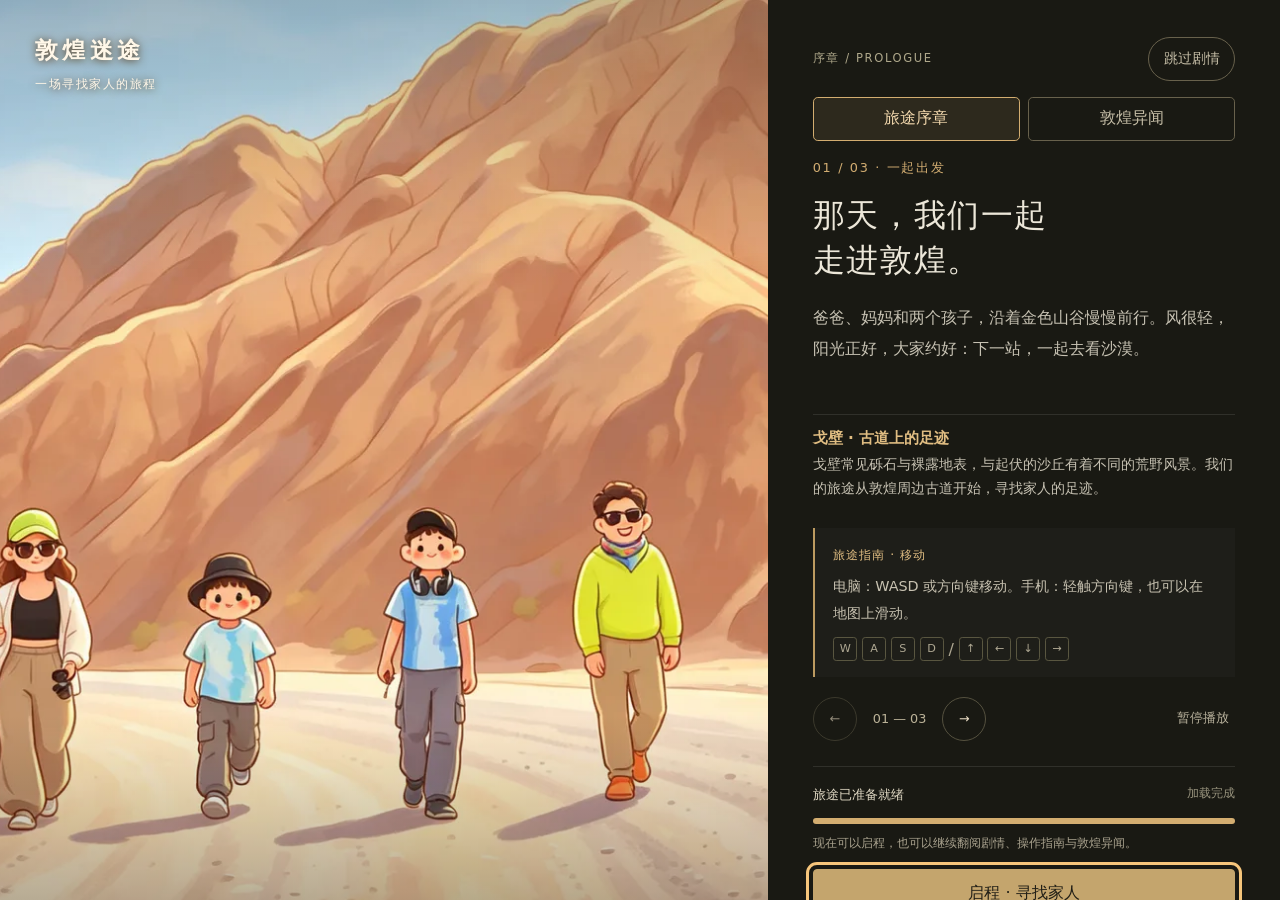
<file: round-2/index.html>
<!DOCTYPE html>
<!-- round-2 7524753 preview -->
<html lang="zh-CN">
	<head>
		<meta charset="utf-8">
		<meta name="viewport" content="width=device-width, initial-scale=1.0">
		<title>敦煌迷途</title>
		<style>
html, body, #canvas {
	margin: 0;
	padding: 0;
	border: 0;
}

body {
	color: white;
	background-color: black;
	overflow: hidden;
	touch-action: none;
}

#canvas {
	display: block;
}

#canvas:focus {
	outline: none;
}

#status, #status-splash, #status-progress {
	position: absolute;
	left: 0;
	right: 0;
}

#status, #status-splash {
	top: 0;
	bottom: 0;
}

#status {
	background-color: #242424;
	display: flex;
	flex-direction: column;
	justify-content: center;
	align-items: center;
	visibility: hidden;
}

#status-splash {
	max-height: 100%;
	max-width: 100%;
	margin: auto;
}

#status-splash.show-image--false {
	display: none;
}

#status-splash.fullsize--true {
	height: 100%;
	width: 100%;
	object-fit: contain;
}

#status-splash.use-filter--false {
	image-rendering: pixelated;
}

#status-progress, #status-notice {
	display: none;
}

#status-progress {
	bottom: 10%;
	width: 50%;
	margin: 0 auto;
}

#status-notice {
	background-color: #5b3943;
	border-radius: 0.5rem;
	border: 1px solid #9b3943;
	color: #e0e0e0;
	font-family: 'Noto Sans', 'Droid Sans', Arial, sans-serif;
	line-height: 1.3;
	margin: 0 2rem;
	overflow: hidden;
	padding: 1rem;
	text-align: center;
	z-index: 1;
}

html { font-family: system-ui, -apple-system, sans-serif; font-size: 100%; }
@supports (font: -apple-system-body) {
	html { font: -apple-system-body; }
}
#status { background: radial-gradient(ellipse at center, #33291c, #17140f); }
#status-splash { display: none; }
#status-copy {
	display: flex;
	flex-direction: column;
	gap: 0.5rem;
	margin-top: 1.25rem;
	text-align: center;
	font-family: system-ui, -apple-system, "Noto Sans SC", sans-serif;
}
#status-copy strong { color: #e6c98f; font-size: 1.35rem; font-weight: 600; }
#status-detail { color: #b9aa91; font-size: 0.9rem; }
#status-progress {
	position: static;
	margin-top: 1.25rem;
	height: 0.55rem;
	max-width: 26rem;
	accent-color: #d5a936;
}

#status { position:fixed; inset:0; z-index:1000; visibility:visible; display:grid; grid-template-columns:minmax(0, 1.35fr) minmax(24rem, 0.9fr); background:#191913; color:#ece7d9; text-align:left; overflow:auto; touch-action:pan-y; font-family:system-ui,-apple-system,sans-serif; }
body.intro-open { touch-action:pan-y; }
#status * { box-sizing:border-box; }
#status button { font:inherit; cursor:pointer; touch-action:manipulation; }
#status button:focus-visible { outline:3px solid #f6c57b; outline-offset:4px; }
#status button:disabled { cursor:wait; opacity:.58; }
#status [hidden] { display:none !important; }
.intro-art { position:relative; align-self:stretch; min-height:100%; overflow:hidden; background:#dcb687; }
.intro-art img { position:absolute; width:100%; height:100%; object-fit:cover; object-position:52% 65%; }
.intro-art::after { content:""; position:absolute; inset:0; background:linear-gradient(180deg,#2f261740,transparent 30%,transparent 75%,#2e241c70); pointer-events:none; }
.intro-brand { position:absolute; z-index:2; top:2.2rem; left:2.2rem; color:#fff7e8; text-shadow:0 1px 8px #594023; font-size:1.45rem; font-weight:650; letter-spacing:.18em; }
.intro-brand span { display:block; margin-top:.6rem; font-size:.78rem; font-weight:400; letter-spacing:.12em; }
.intro-caption { position:absolute; z-index:2; bottom:2.2rem; left:2.2rem; color:#fff4de; font-size:.85rem; letter-spacing:.15em; }
.intro-art-feedback { position:absolute; z-index:3; left:1rem; right:1rem; bottom:4rem; display:flex; flex-wrap:wrap; gap:.5rem; align-items:center; }
#intro-art-status { background:#241c14e8; color:#fff3d9; padding:.5rem .75rem; border-radius:.3rem; font-size:.85rem; }
#intro-art-retry { background:#241c14; color:#fff3d9; border:1px solid #d3ad70; min-height:2.75rem; padding:.4rem .7rem; border-radius:.3rem; }
.intro-place { margin-top:1rem; padding-top:.8rem; border-top:1px solid #ffffff19; }
#intro-place-title { margin:0 0 .3rem; font-size:.95rem; color:#e0bd82; font-weight:600; }
#intro-place-copy { margin:0; font-size:.85rem; line-height:1.75; color:#c6c1b2; }
.intro-sand { position:absolute; z-index:1; inset:-30%; opacity:0; pointer-events:none; background:repeating-linear-gradient(160deg,transparent 0 60px,#bd873632 62px 65px,transparent 68px 130px); transition:opacity 1.8s; }
#status[data-chapter="1"] .intro-sand { opacity:1; animation:intro-wind 4s linear infinite; }
#status[data-chapter="1"] .intro-art img { filter:sepia(.2) brightness(.82); }
@keyframes intro-wind { from { transform:translateX(-5%); } to { transform:translateX(5%); } }
.intro-panel { width:100%; max-width:42rem; margin:auto; padding:2.3rem clamp(1.5rem,3.5vw,4rem); }
.intro-top { display:flex; justify-content:space-between; align-items:center; gap:1rem; font-size:.72rem; letter-spacing:.14em; color:#afa88b; margin-bottom:1rem; }
.intro-sections { display:flex; gap:.5rem; margin-bottom:1.2rem; }
.intro-sections button { flex:1; min-height:2.75rem; border:1px solid #68614c; border-radius:.3rem; background:transparent; color:#c6bea7; }
.intro-sections button[aria-pressed="true"] { background:#d3ad701c; border-color:#d3ad70; color:#f2d8ad; }
.intro-lore-hint { font-size:.85rem; line-height:1.7; color:#afa88b; margin:0 0 1.4rem; }
#intro-lore-kind { color:#d2ad72; font-size:.85rem; margin:0 0 .8rem; }
#intro-lore-title { font-size:clamp(1.5rem,2vw,2rem); font-weight:500; line-height:1.5; margin:0 0 1rem; }
#intro-lore-copy { font-size:1rem; color:#d8d2c3; line-height:1.95; margin:0; }
.intro-lore-nav { display:flex; align-items:center; gap:.8rem; margin:1.2rem 0 .5rem; }
.intro-lore-nav button { min-width:2.75rem; min-height:2.75rem; padding:.4rem .8rem; border:1px solid #68614c; border-radius:.3rem; background:transparent; color:#f2d8ad; }
#intro-lore-page { margin-right:auto; color:#bbb298; font-size:.85rem; white-space:nowrap; }
#intro-lore-source { color:#afa88b; font-size:.8rem; line-height:1.7; margin-bottom:.8rem; }
#intro-lore-source summary { cursor:pointer; min-height:2.75rem; padding:.65rem 0; }
#intro-lore-link { display:inline-block; color:#e0bd82; padding:.5rem 0; }
#intro-lore-source span { display:block; }
#status a:focus-visible, #status summary:focus-visible { outline:3px solid #f6c57b; outline-offset:2px; }
.intro-top button { color:#c6bea7; background:transparent; border:1px solid #68614c; border-radius:2rem; min-height:2.75rem; padding:.4rem .9rem; font-size:.85rem !important; letter-spacing:0; }
#intro-chapter { color:#d2ad72; font-size:.8rem; letter-spacing:.13em; margin:0 0 1rem; }
#intro-title { font-size:clamp(1.7rem,2.5vw,2.8rem); font-weight:500; line-height:1.4; margin:0 0 1.2rem; letter-spacing:.05em; }
#intro-copy { color:#c6c1b2; font-size:1rem; line-height:1.95; margin:0; min-height:6rem; }
.intro-tip { margin-top:1.7rem; padding:1rem 1.15rem; border-left:2px solid #bc9a60; background:#ffffff06; }
#intro-tip-label { color:#e0bd82; font-size:.78rem; letter-spacing:.08em; }
#intro-tip { font-size:.9rem; line-height:1.85; margin:.55rem 0 0; color:#c8c2b1; }
.intro-keys { display:flex; gap:.3rem; align-items:center; margin-top:.7rem; color:#aea792; }
.intro-keys kbd { font: .7rem system-ui; min-width:1.5rem; height:1.5rem; text-align:center; padding-top:.2rem; border:1px solid #595640; border-radius:.2rem; }
.intro-nav { display:flex; align-items:center; gap:1rem; margin:1.2rem 0 1.6rem; color:#bbb298; font-size:.8rem; }
.intro-nav button { background:transparent; border:1px solid #55513f; color:#e9dcc4; min-width:2.75rem; min-height:2.75rem; border-radius:50%; }
.intro-nav #intro-auto { border:0; border-radius:0; margin-left:auto; color:#b9b29d; font-size:.8rem; }
.intro-loading { padding-top:1.2rem; border-top:1px solid #ffffff19; }
.intro-progress-row { display:flex; justify-content:space-between; gap:.5rem; font-size:.82rem; }
#status-detail { color:#e0d8c3; font-size:inherit; }
.intro-download { color:#99947e; font-size:.72rem; }
#status-progress { display:block; position:static; width:100%; max-width:none; margin:.85rem 0 .6rem; height:.35rem; accent-color:#d3ad70; border:0; border-radius:1rem; overflow:hidden; }
#status-progress::-webkit-progress-bar { background:#ffffff18; }
#status-progress::-webkit-progress-value { background:#d3ad70; }
#intro-network { font-size:.75rem; color:#a9a28e; line-height:1.6; margin:.65rem 0 1rem; }
#intro-enter, #intro-retry { min-height:3rem; width:100%; border:1px solid #c4a56d; background:#c4a56d; color:#201e16; border-radius:.25rem; font-weight:650; }
#status-notice { position:static; margin:1rem 0; text-align:left; overflow-wrap:anywhere; font: .85rem/1.6 system-ui; }
#status[data-returning="true"] #intro-story, #status[data-returning="true"] .intro-nav { display:none; }
#status[data-returning="true"] .intro-top { margin-bottom:1rem; }
#status[data-paused="true"] .intro-sand { animation-play-state:paused; }
@media (max-width:850px) {
  #status { display:flex; flex-direction:column; height:100dvh; overflow:hidden; justify-content:flex-start; align-items:stretch; }
  .intro-art { flex:none; min-height:0; height:clamp(9rem,26dvh,15rem); }
  .intro-art img { object-fit:contain; object-position:center; }
  .intro-brand { top:1rem; left:1rem; font-size:1.1rem; }
  .intro-brand span { font-size:.65rem; margin-top:.3rem; }
  .intro-caption { bottom:.8rem; left:1rem; font-size:.7rem; }
  .intro-panel { flex:1; min-height:0; max-width:none; margin:0; display:flex; flex-direction:column; padding:1rem 1.3rem max(.8rem,env(safe-area-inset-bottom)); }
  .intro-reading { flex:1; min-height:0; overflow-y:auto; padding-bottom:.5rem; overscroll-behavior:contain; }
  .intro-top { margin-bottom:1rem; }
  #intro-title { font-size:1.65rem; margin-bottom:.65rem; }
  #intro-title br { display:none; }
  #intro-copy { min-height:0; font-size:.95rem; line-height:1.8; }
  .intro-tip { margin-top:1rem; padding:.7rem .9rem; }
  .intro-keys { display:none; }
  .intro-nav { margin:.65rem 0; }
  .intro-loading { flex:none; padding-top:.8rem; }
}
@media (max-width:850px) and (max-height:500px) { .intro-art { display:none; } }
@media (max-width:850px) and (max-height:700px) {
  #status[data-reading="lore"] .intro-art { display:none; }
  #status[data-reading="lore"] .intro-lore-hint { display:none; }
}
@media (prefers-reduced-motion:reduce) { .intro-sand { animation:none !important; transition:none; } }

/* Illustrated travel notes stay visually distinct from the family film. */
#status[data-illustrated="true"] { grid-template-columns:minmax(0, 1fr); background:#262923; }
#status[data-illustrated="true"] .intro-art { display:none; }
#status[data-illustrated="true"] .intro-panel { max-width:62rem; height:100dvh; display:flex; flex-direction:column; padding-top:1.2rem; padding-bottom:1rem; }
#status[data-illustrated="true"] .intro-reading { flex:1; min-height:0; overflow-y:auto; }
#status[data-illustrated="true"] .intro-loading { flex:none; }
#status[data-illustrated="true"] #intro-lore-view article { display:grid; grid-template-columns:1fr 1fr; column-gap:2rem; padding:1.5rem; border-radius:.3rem; background:#eee0bd; color:#493b2b; border:1px solid #bb9868; }
#intro-rabbit-figure { grid-column:1; grid-row:1 / 5; margin:0; text-align:center; }
#intro-rabbit-figure svg { display:block; width:100%; height:auto; max-height:17rem; }
#intro-travel-figure { grid-column:1; grid-row:1 / 5; margin:0; text-align:center; }
#intro-travel-figure svg { display:block; width:100%; height:auto; max-height:17rem; }
#intro-travel-caption { font-size:.75rem; line-height:1.7; margin:.6rem 0; color:#6e5740; }
#intro-rabbit-figure figcaption { font-size:.75rem; line-height:1.7; margin:.3rem 0; color:#6e5740; }
#intro-rabbit-zoom { min-height:2.75rem; border:1px solid #8d7050; border-radius:.3rem; background:transparent; color:#493b2b; padding:.3rem 1rem; }
#status[data-illustrated="true"] #intro-lore-kind { color:#775137; font-size:.8rem; margin-top:1rem; }
#status[data-illustrated="true"] #intro-lore-title { color:#3d493e; }
#status[data-illustrated="true"] #intro-lore-copy { color:#544633; }
#intro-rabbit-caption { color:#6f5435; font-size:.85rem; line-height:1.7; border-top:1px dashed #b59d78; padding-top:1rem; }
@media (max-width:600px) {
  #status[data-illustrated="true"] #intro-lore-view article { display:flex; flex-direction:column; padding:1rem; }
  #intro-rabbit-figure svg { width:11rem; max-width:100%; margin:auto; }
  #intro-travel-figure svg { width:15rem; max-width:100%; max-height:11rem; margin:auto; }
  #status[data-illustrated="true"] #intro-lore-kind { order:-2; margin-top:0; }
  #status[data-illustrated="true"] #intro-lore-title { order:-1; font-size:1.4rem; }
  #status[data-illustrated="true"] #intro-lore-copy { margin-top:1rem; }
}
@media (max-width:600px) and (max-height:700px) {
  /* Large system text: show the story before its sketch, with entry always pinned. */
  #status[data-illustrated="true"][data-rabbit="false"] #intro-lore-kind { order:-3; }
  #status[data-illustrated="true"][data-rabbit="false"] #intro-lore-title { order:-2; }
  #status[data-illustrated="true"][data-rabbit="false"] #intro-lore-copy { order:-1; margin:0 0 1rem; }
}

		</style>
		<link id="-gd-engine-icon" rel="icon" type="image/png" href="index.icon.png" />
<link rel="apple-touch-icon" href="index.apple-touch-icon.png"/>

		<link rel="preload" href="intro-b907c18ffd4f22e8.webp" as="image" fetchpriority="high">
		<link rel="preload" href="engine-0e92f6c922b2d3230a5f05c5.wasm" as="fetch" type="application/wasm" crossorigin fetchpriority="low">
		<link rel="preload" href="game-bc24c71693c8eeb6ae998719.pck" as="fetch" crossorigin fetchpriority="low">

	</head>
	<body>
		<canvas id="canvas">
			Your browser does not support the canvas tag.
		</canvas>

		<noscript>
			Your browser does not support JavaScript.
		</noscript>

		<section id="status" aria-label="敦煌迷途序章" data-chapter="0">
  <div class="intro-art">
    <img src="intro-b907c18ffd4f22e8.webp" data-storm-src="intro-f0b5d2ba8b22881a.webp" data-search-src="intro-f4a6c2591dc0d5f5.webp" alt="一家四口穿行在敦煌金色的山谷中：妈妈、两个孩子和爸爸。" fetchpriority="high" decoding="async">
    <div class="intro-sand" aria-hidden="true"></div>
    <div class="intro-brand">敦煌迷途 <span>一场寻找家人的旅程</span></div>
    <span class="intro-caption">敦煌 · 风起之前</span>
    <div class="intro-art-feedback"><span id="intro-art-status" role="status" hidden></span><button id="intro-art-retry" type="button" hidden>重试插图</button></div>
  </div>
  <div class="intro-panel">
    <div class="intro-reading">
    <header class="intro-top"><span>序章 / PROLOGUE</span><button id="intro-skip" type="button">跳过剧情</button></header>
    <div class="intro-sections" role="group" aria-label="等待时读点什么">
      <button id="intro-show-story" type="button" aria-pressed="true" aria-controls="intro-story-view">旅途序章</button>
      <button id="intro-show-lore" type="button" aria-pressed="false" aria-controls="intro-lore-view">敦煌异闻</button>
    </div>
    <div id="intro-story-view">
    <div id="intro-story" aria-live="polite" aria-atomic="true">
      <p id="intro-chapter">01 / 03 · 一起出发</p>
      <h1 id="intro-title">那天，我们一起<br>走进敦煌。</h1>
      <p id="intro-copy">爸爸、妈妈和两个孩子，沿着金色山谷慢慢前行。风很轻，阳光正好，大家约好：下一站，一起去看沙漠。</p>
      <aside class="intro-place" aria-label="旅途地理小记">
        <h2 id="intro-place-title">戈壁 · 古道上的足迹</h2>
        <p id="intro-place-copy">从敦煌周边古道出发，认识戈壁、莫高窟与三危山。</p>
      </aside>
    </div>
    <aside class="intro-tip" aria-label="操作介绍">
      <span id="intro-tip-label">旅途指南 · 移动</span>
      <p id="intro-tip">电脑：WASD 或方向键移动。手机：轻触方向键，也可以在地图上滑动。</p>
      <div class="intro-keys" aria-hidden="true"><kbd>W</kbd><kbd>A</kbd><kbd>S</kbd><kbd>D</kbd><span> / </span><kbd>↑</kbd><kbd>←</kbd><kbd>↓</kbd><kbd>→</kbd></div>
    </aside>
    <nav class="intro-nav" aria-label="序章翻页">
      <button id="intro-prev" type="button" aria-label="上一幕">←</button>
      <span id="intro-page">01 — 03</span>
      <button id="intro-next" type="button" aria-label="下一幕">→</button>
      <button id="intro-auto" type="button">暂停播放</button>
    </nav>
    </div>
    <section id="intro-lore-view" aria-label="敦煌异闻" hidden>
      <p class="intro-lore-hint">等风来，也听一段敦煌往事。手动翻阅，随时启程。</p>
      <article aria-live="polite" aria-atomic="true">
        <figure id="intro-rabbit-figure" hidden>
          <div role="img" aria-label="原创三兔共耳示意：三只追逐的兔子与中央的耳朵"><svg xmlns="http://www.w3.org/2000/svg" width="400" height="400" viewBox="0 0 320 320">
  <!-- Original geometric interpretation, not a reproduction of a historic mural. -->
  <circle cx="160" cy="160" r="153" fill="#eee0bd" stroke="#9b6848" stroke-width="3"/>
  <circle cx="160" cy="160" r="141" fill="none" stroke="#b28d5f" stroke-width="1" stroke-dasharray="3 7"/>
  <circle cx="160" cy="160" r="125" fill="#294f50" stroke="#bc945e" stroke-width="4"/>
  <g fill="#d7b273" stroke="#f3d9a6" stroke-width="1.5">
    <path d="M160 31 Q185 49 160 70 Q135 49 160 31Z"/>
    <path d="M160 31 Q185 49 160 70 Q135 49 160 31Z" transform="rotate(60 160 160)"/>
    <path d="M160 31 Q185 49 160 70 Q135 49 160 31Z" transform="rotate(120 160 160)"/>
    <path d="M160 31 Q185 49 160 70 Q135 49 160 31Z" transform="rotate(180 160 160)"/>
    <path d="M160 31 Q185 49 160 70 Q135 49 160 31Z" transform="rotate(240 160 160)"/>
    <path d="M160 31 Q185 49 160 70 Q135 49 160 31Z" transform="rotate(300 160 160)"/>
  </g>
  <g fill="#f4e6c3" stroke="#643f2f" stroke-width="2.4" stroke-linejoin="round">
    <g id="hare">
      <path d="M155 112 C144 103 139 85 118 79 C97 74 77 88 80 107 C82 124 106 127 123 116 L141 130Z"/>
      <path d="M85 101 Q64 91 70 80 Q81 84 89 94"/>
      <path d="M103 113 Q93 135 114 136 L133 123 M116 89 Q132 84 144 95 L156 100" fill="none"/>
      <path d="M145 105 Q150 88 163 96 Q175 102 174 118 L163 128 Q145 128 145 105Z"/>
      <circle cx="156" cy="105" r="2.6" fill="#643f2f" stroke="none"/>
      <path d="M171 117 L176 120 L170 122" fill="#643f2f"/>
    </g>
    <use href="#hare" transform="rotate(120 160 160)"/>
    <use href="#hare" transform="rotate(240 160 160)"/>
  </g>
  <!-- Each lens is ONE ear shared by the two heads at its endpoints. Three total. -->
  <g id="shared-ears" fill="#f4e6c3" stroke="#643f2f" stroke-width="2.4">
    <path d="M160 117 Q201 132 197 181 Q160 162 160 117Z"/>
    <path d="M160 117 Q201 132 197 181 Q160 162 160 117Z" transform="rotate(120 160 160)"/>
    <path d="M160 117 Q201 132 197 181 Q160 162 160 117Z" transform="rotate(240 160 160)"/>
  </g>
  <g fill="none" stroke="#ba754f" stroke-width="2.5" stroke-linecap="round">
    <path d="M169 133 Q186 150 191 168"/>
    <path d="M169 133 Q186 150 191 168" transform="rotate(120 160 160)"/>
    <path d="M169 133 Q186 150 191 168" transform="rotate(240 160 160)"/>
  </g>
</svg>
</div>
          <figcaption>哥哥的旅行手记 · 原创示意，非文物原图</figcaption>
          <button id="intro-rabbit-zoom" type="button" aria-expanded="false">放大看看</button>
        </figure>
        <figure id="intro-travel-figure" hidden>
          <div data-note="roadbook" role="img" aria-label="原创旅行画卷：泉水、石窟和石门连接成路" hidden><svg xmlns="http://www.w3.org/2000/svg" width="640" height="400" viewBox="0 0 640 400">
<rect x="8" y="8" width="624" height="384" rx="18" fill="#eee0bd" stroke="#b28b54" stroke-width="3"/>
<g fill="#d0b48a"><path d="M25 185 90 75 150 160 202 65 290 185Z"/><path d="m367 132 65-75 51 66 57-90 75 99Z"/></g>
<path d="M100 216V280H200V341H358V250H513V204" fill="none" stroke="#957c57" stroke-width="25" stroke-linejoin="round"/>
<path d="M100 216V280H200V341H358V250H513V204" fill="none" stroke="#f5c864" stroke-width="5" stroke-dasharray="9 8"/>
<g fill="#6b9f9b" stroke="#315e60" stroke-width="3"><ellipse cx="100" cy="208" rx="37" ry="16"/><path d="M72 207q28-18 56 0" fill="none"/></g>
<path d="M280 230v-57a40 40 0 0 1 80 0v57Z" fill="#a88059" stroke="#71573d" stroke-width="5"/><path d="M300 230v-52a20 20 0 0 1 40 0v52" fill="#51483c"/>
<path d="M320 230v50H200" fill="none" stroke="#957c57" stroke-width="17"/>
<g fill="#b58750" stroke="#755332" stroke-width="4"><path d="M475 210V139H493V210ZM534 210V139H552V210Z"/><path d="M465 135H561V151H465Z"/></g>
<path d="m513 98-10 17h20Z" fill="#476d64"/>
<g fill="#9f7851"><circle cx="40" cy="330" r="5"/><circle cx="590" cy="295" r="4"/><circle cx="430" cy="340" r="5"/></g>
</svg>
</div>
          <div data-note="golden_light" role="img" aria-label="原创岩缝示意：换个角度，看见暖光中的小脚印" hidden><svg xmlns="http://www.w3.org/2000/svg" width="640" height="400" viewBox="0 0 640 400">
<rect x="8" y="8" width="624" height="384" rx="18" fill="#eee0bd" stroke="#b28b54" stroke-width="3"/>
<path d="M30 310 95 90 165 50 235 110 295 315Z" fill="#b58058"/>
<path d="M368 315 382 120 460 65 520 100 610 315Z" fill="#a56e4e"/>
<path d="m165 50 28 115 42-55M460 65l-18 128-60-73" fill="none" stroke="#d4a674" stroke-width="12"/>
<path d="m360 65 34 15-81 265-112-30Z" fill="#f8cd68" opacity=".65"/>
<path d="m360 65 9 4-99 260-30-8Z" fill="#fff1b3"/>
<g fill="#6c634b" transform="translate(285 252) rotate(-28)"><ellipse cx="0" cy="0" rx="9" ry="17"/><ellipse cx="25" cy="27" rx="9" ry="17"/><circle cx="0" cy="-25" r="5"/><circle cx="25" cy="2" r="5"/></g>
<path d="M165 350q-60-45 0-82m-18 8 18-8-2 20" fill="none" stroke="#496e69" stroke-width="6" stroke-linecap="round"/>
</svg>
</div>
          <div data-note="nine_deer" role="img" aria-label="原创鹿形路标与清泉示意" hidden><svg xmlns="http://www.w3.org/2000/svg" width="400" height="320" viewBox="0 0 400 320">
<rect x="8" y="8" width="384" height="304" rx="20" fill="#eee0bd" stroke="#b28b54" stroke-width="3"/>
<path d="M40 260q80-35 160 0t160 0v28H40Z" fill="#649c9a"/>
<g fill="#e0ac62" stroke="#674c35" stroke-width="6" stroke-linejoin="round" stroke-linecap="round">
<path d="m100 160 35-18 95 3 35-62 34 6-20 31-17 67-30 14-10 48h-14l3-49-56-6-18 55h-15l7-67-29-5-17-28Z"/>
<path d="m269 88-15-37m10 16-17-6m29 25 20-37m-10 18 20-3" fill="none"/>
</g>
<circle cx="283" cy="98" r="4" fill="#3c3e32"/>
<g fill="#eee0bd"><circle cx="154" cy="162" r="7"/><circle cx="180" cy="170" r="7"/><circle cx="207" cy="160" r="7"/></g>
</svg>
</div>
          <div data-note="library_cave" role="img" aria-label="原创旅行速写：小洞口与展开的旧卷纸" hidden><svg xmlns="http://www.w3.org/2000/svg" width="640" height="400" viewBox="0 0 640 400">
<rect x="8" y="8" width="624" height="384" rx="18" fill="#eee0bd" stroke="#b28b54" stroke-width="3"/>
<path d="M48 320V164Q48 62 190 62T332 164V320Z" fill="#c7a479"/>
<path d="M91 320V168Q91 97 190 97T289 168V320Z" fill="#8c7157"/>
<path d="M124 320V175Q124 130 190 130T256 175V320Z" fill="#504e43"/>
<path d="M70 192H110M274 215H310M76 263H112M140 94L150 117M238 96L230 120" stroke="#a7855d" stroke-width="5"/>
<path d="M80 326H300" stroke="#715b43" stroke-width="8" stroke-linecap="round"/>
<g stroke="#846847" stroke-width="4" stroke-linejoin="round">
<path d="M365 100H542V297H365Z" fill="#f7eac9"/>
<path d="M352 100Q352 80 368 80H548Q564 80 564 100V111H389V100Q389 80 368 80" fill="#d5b783"/>
<path d="M365 286H531Q553 286 553 307T531 328H350Q369 318 365 286Z" fill="#d5b783"/>
</g>
<g stroke="#9d885f" stroke-width="5" stroke-linecap="round"><path d="M404 144H506M404 170H487M404 196H506M404 222H470"/></g>
<path d="M306 174Q336 160 352 181" fill="none" stroke="#6d9187" stroke-width="4" stroke-dasharray="4 7"/>
<g fill="#b28b54"><circle cx="88" cy="350" r="4"/><circle cx="586" cy="314" r="4"/></g>
</svg>
</div>
          <div data-note="pipa" role="img" aria-label="原创意象速写：琵琶与舒展回旋的舞带，并非壁画舞姿复原" hidden><svg xmlns="http://www.w3.org/2000/svg" width="640" height="400" viewBox="0 0 640 400">
<rect x="8" y="8" width="624" height="384" rx="18" fill="#eee0bd" stroke="#b28b54" stroke-width="3"/>
<path d="M88 257C190 333 134 97 275 100S454 333 552 166" fill="none" stroke="#749c90" stroke-width="24" stroke-linecap="round"/>
<path d="M89 254C191 330 135 94 276 97S455 330 553 163" fill="none" stroke="#bad0ad" stroke-width="4"/>
<g transform="rotate(28 320 200)" stroke="#765539" stroke-linejoin="round">
<path d="M308 124V62L336 48 343 61 329 73V124C329 158 377 182 377 237A57 57 0 0 1 263 237C263 182 308 158 308 124Z" fill="#c69b5d" stroke-width="5"/>
<path d="M312 138C307 176 279 193 279 237A41 41 0 0 0 361 237C361 194 333 177 325 138Z" fill="#e6c78e" stroke-width="3"/>
<path d="M313 84V263M319 80V263M325 77V263" stroke-width="2"/>
<path d="M298 263H341M305 104H333M305 116H333" stroke-width="5"/>
</g>
<path d="M120 151Q169 89 226 73M423 322Q492 323 534 279" fill="none" stroke="#b78762" stroke-width="3" stroke-dasharray="6 8"/>
<g fill="#b78762"><circle cx="119" cy="151" r="5"/><circle cx="535" cy="278" r="5"/></g>
</svg>
</div>
          <figcaption id="intro-travel-caption"></figcaption>
        </figure>
        <p id="intro-lore-kind"></p>
        <h2 id="intro-lore-title"></h2>
        <p id="intro-lore-copy"></p>
        <p id="intro-rabbit-caption" hidden>留意木门上的兔纹。答案，也许就在旅途中。</p>
      </article>
      <nav class="intro-lore-nav" aria-label="异闻翻页">
        <button id="intro-lore-prev" type="button" aria-label="上一则异闻">←</button>
        <span id="intro-lore-page"></span>
        <button id="intro-lore-next" type="button">下一则 →</button>
      </nav>
      <details id="intro-lore-source"><summary>故事出处</summary><a id="intro-lore-link" target="_blank" rel="noopener noreferrer"></a><span>（新窗口打开）</span></details>
    </section>
    </div>
    <footer class="intro-loading">
      <div class="intro-progress-row"><span id="status-detail" role="status">正在准备旅途…</span><span class="intro-download">后台加载中</span></div>
      <progress id="status-progress" aria-label="游戏资源加载进度"></progress>
      <p id="intro-network">初次进入需要下载引擎；阅读剧情时，下载会同时进行。</p>
      <button id="intro-enter" type="button" disabled>等待旅途准备就绪…</button>
      <div id="status-notice" role="alert"></div>
      <button id="intro-retry" type="button" hidden>重新加载</button>
    </footer>
  </div>
</section>


		<script>(() => {
  'use strict';
  const overlay = document.getElementById('status');
  document.body.classList.add('intro-open');
  const key = 'dunhuang-intro-v1';
  const artwork = overlay.querySelector('.intro-art img');
  const illustrations = [
    [artwork.getAttribute('src'), artwork.alt],
    [artwork.dataset.stormSrc, '黄沙席卷敦煌山谷，一家四口在风暴中走散，彼此伸手寻找。'],
    [artwork.dataset.searchSrc, '风暴过后，爸爸独自沿着敦煌古道的脚印，出发寻找家人。'],
  ];
  let pendingArtwork = -1;
  const imageCache = new Map();
  const artStatus = document.getElementById('intro-art-status');
  const artRetry = document.getElementById('intro-art-retry');

  function loadArtwork(index) {
    const src = illustrations[index][0];
    if (imageCache.has(src)) return imageCache.get(src);
    const image = new Image();
    image.decoding = 'async';
    // These two images total only ~174 KiB. Give the visible story priority over WASM.
    image.fetchPriority = 'high';
    const entry = { image, state: 'loading', promise: null };
    entry.promise = new Promise(resolve => {
      image.onload = async () => {
        try { await image.decode(); } catch (_) { /* onload already confirms usable pixels. */ }
        entry.state = 'ready';
        resolve(true);
      };
      image.onerror = () => { entry.state = 'failed'; resolve(false); };
    });
    imageCache.set(src, entry);
    image.src = src;
    return entry;
  }

  function primeArtwork() {
    if (skip || !overlay.isConnected) return;
    // Start both later acts while the first is being read, not at the moment of flipping.
    loadArtwork(1);
    loadArtwork(2);
  }

  function renderArtwork() {
    if (pendingArtwork === chapter) return;
    pendingArtwork = chapter;
    const target = chapter;
    const [src, alt] = illustrations[target];
    artRetry.hidden = true;
    artStatus.hidden = true;
    overlay.querySelector('.intro-art').setAttribute('aria-busy', 'false');
    if (artwork.getAttribute('src') === src) return;
    const entry = loadArtwork(target);
    if (entry.state !== 'ready') {
      artStatus.textContent = `第 ${target + 1} 幕插图加载中，正文可先阅读`;
      artStatus.hidden = false;
      overlay.querySelector('.intro-art').setAttribute('aria-busy', 'true');
    }
    // Keep the last usable image; out-of-order responses cannot turn a page back.
    entry.promise.then(loaded => {
      if (chapter !== target || !overlay.isConnected) return;
      overlay.querySelector('.intro-art').setAttribute('aria-busy', 'false');
      if (!loaded) {
        artStatus.textContent = '本幕插图暂未载入，仍可阅读或进入游戏';
        artStatus.hidden = false;
        artRetry.hidden = false;
        return;
      }
      artwork.src = src;
      artwork.alt = alt;
      artStatus.hidden = true;
      artRetry.hidden = true;
    });
  }
  const chapters = [
    ['一起出发', '那天，我们一起\n走进敦煌。', '爸爸、妈妈和两个孩子，沿着金色山谷慢慢前行。风很轻，阳光正好，大家约好：下一站，一起去看沙漠。', '敦煌 · 风起之前', '移动', '电脑：WASD 或方向键移动。手机：轻触方向键，也可以在地图上滑动。'],
    ['风暴突至', '一阵风，\n吹散了四个人。', '天边忽然扬起黄沙，熟悉的山谷转眼被风暴吞没。呼喊声消失在风里，再睁开眼时，身边的家人已经不见了。', '敦煌 · 黄沙遮住了归路', '即时战斗', '敌人不会等你行动。朝相邻敌人的方向移动即可攻击；留意箭头预警，及时避让。电脑按 P / Esc，手机点“暂停”可暂停战斗。'],
    ['寻找家人', '风停之后，\n我们一定要团聚。', '你决定沿着古道出发，寻找走散的家人。穿过迷途，留意沿路的补给与指引——这趟旅程，要一家人一起走完。', '敦煌 · 旅途从这里开始', '补给与目标', '寻找家人、收集补给。电脑用 1–5 选道具、E 使用；手机点“换”“用”。集齐当前关卡的家人后，跟随指引前往出口。'],
  ];
  const places = [
    ['戈壁 · 古道上的足迹', '戈壁常见砾石与裸露地表，与起伏的沙丘有着不同的荒野风景。我们的旅途从敦煌周边古道开始，寻找家人的足迹。'],
    ['莫高窟 · 岩壁里的千年故事', '莫高窟以壁画和彩塑著称，留下丝绸之路上文化交流的印记。旅途中的图案与故事，提醒我们仔细观察、记住线索。'],
    ['三危山 · 风中的归路', '三危山遥对莫高窟。游戏将山谷与远处的营地化为最后一段归路：找到弟弟，让一家四口再次团聚。'],
  ];
  // Shared with the in-game reference plate; generated from assets/lore at export.
  const rabbitNote = {"id": "three_hares", "kind": "旅行手记 · 莫高窟第407窟", "title": "三只兔子，耳朵藏在哪？", "teaser": "哥哥在旅行手记里画下“三兔共耳”：每只兔子看起来都有两只耳朵，整幅图却只有三只。沿着图案慢慢看——到了莫高窟，也许会认出它。", "reference_label": "哥哥的手记 · 纹样临摹", "question": "木门上的哪块门牌，和手记里的图案一样？", "retry": "再看中间的耳朵。参考图一直在，不着急。", "reveal": "原来，相邻的兔子共用一只耳朵！三只耳朵围成一个三角形，每只兔子仍有两只耳朵。", "history": "第407窟藻井的莲花中心绘有三只追逐的兔子，画家用共耳的巧思让它们连成一圈。", "fiction": "本图为原创纹样示意，非文物原图。手记、门牌与开门情节为游戏虚构。", "source_title": "敦煌研究院 · 莫高窟第407窟", "source_url": "https://www.dha.ac.cn/info/1425/3569.htm"};
  const travelNotes = {"roadbook": {"id": "roadbook", "kind": "画中行旅 · 五台山图的启发", "title": "没有导航，怎样把路画给别人？", "teaser": "莫高窟第61窟的《五台山图》，把山路、建筑和行旅的人们画在一面墙上。妈妈也学着画了一页路书：泉水、石窟、石门。风沙会盖住脚印，熟悉的地标却还在。", "prompt": "妈妈的路书：从石窟折返古道，经过南面的弯路，到石门再向北寻找。点一下图中的石门，把这段路描下来。", "reveal": "石门认出来了！金线只标出这段古道，不代表前方没有危险。沿线到石门，再向北找妈妈。", "fiction": "原创游戏路书，非文物原图。《五台山图》描绘的是五台山，并非本关敦煌地图。", "source_title": "敦煌研究院 · 莫高窟第61窟", "source_url": "https://www.dha.ac.cn/info/1425/3588.htm"}, "golden_light": {"id": "golden_light", "kind": "建窟传说 · 三危山", "title": "换一个地方看，山会告诉你什么？", "teaser": "《莫高窟记》记载，乐僔见到山间金光，因而留下开窟。这是一则建窟传说。弟弟在旅行手记旁画了两道岩缝：同一片山，换个角度，或许会注意到先前忽略的小线索。", "prompt": "弟弟在北面石窟。向左挪半步，看看岩缝里的暖光。", "reveal": "是弟弟画的小脚印！沿金色足迹折回古道，去北面的石窟找他。", "fiction": "金光为建窟传说；岩缝、涂鸦与引路情节为游戏虚构，不是对传说成因的解释。", "source_title": "敦煌保护研究基金会 · 莫高窟记记载", "source_url": "https://www.dhafund.cn/cms/jjhdt/222.html"}, "nine_deer": {"id": "nine_deer", "kind": "壁画故事 · 第257窟", "title": "它为什么回头走向河里？", "teaser": "妈妈的旅行手记里，一只九色鹿停在河岸，回头望着水面。河里似乎有人挥手，对岸却还藏在暗处。它接下来会做什么？古道旁的鹿形路标、莫高窟里的灯影，也许会让你想起这一页。", "reveal": "鹿形路标旁，果然有一眼清泉。想起九色鹿救人的故事，你也攒足力气，继续寻找家人。", "fiction": "鹿形路标、清泉引路、提灯照岸与足迹引路为游戏虚构，并非九色鹿壁画原有情节。", "source_title": "数字敦煌 · 莫高窟第257窟", "source_url": "https://www.e-dunhuang.com/cave/10.0001/0001.0001.0257"}, "library_cave": {"id": "library_cave", "kind": "旅行手记 · 藏经洞的一页", "title": "小小的洞室，装得下多少往事？", "teaser": "妈妈在手记里画了一个小洞口。1900年，人们发现的藏经洞里，不只有经卷，还有文书和绘画。哥哥原以为宝藏都是金银，看到这里却改了主意：原来一张旧纸，也能留下很久以前的生活。", "fiction": "洞口与卷纸为原创旅行示意，非文物原图；家人的旅行片段为虚构。", "source_title": "敦煌研究院 · 藏经洞发现与文物保护（《我爱你，正如深爱莫高窟》）", "source_url": "https://www.dha.ac.cn/info/1159/2519.htm"}, "pipa": {"id": "pipa", "kind": "旅行手记 · 第112窟的舞姿", "title": "壁画没有声音，怎么像在跳舞？", "teaser": "翻到下一页，弟弟画了一条弯弯的舞带。莫高窟第112窟的乐舞图里，有著名的“反弹琵琶”：乐舞伎把琵琶举到身后，舞姿舒展。哥哥沿着画里的曲线比了比——琴声虽听不见，动作却像还没有停下来。", "fiction": "琵琶与舞带为原创意象示意，非文物原图或舞姿复原；家人的旅行片段为虚构。", "source_title": "敦煌研究院 · 盛唐古乐，惊艳千年", "source_url": "https://www.dha.ac.cn/info/1159/2723.htm"}};
  const noteRow = note => [note.kind, note.title, note.teaser, note.source_title, note.source_url];
  // Inline text and small original vectors: no additional image requests.
  const lore = [
    noteRow(travelNotes.nine_deer),
    [rabbitNote.kind, rabbitNote.title, rabbitNote.teaser, rabbitNote.source_title, rabbitNote.source_url],
    noteRow(travelNotes.golden_light),
    noteRow(travelNotes.library_cave),
    noteRow(travelNotes.pipa),
    noteRow(travelNotes.roadbook),
  ];
  const notePages = { 0: 'nine_deer', 2: 'golden_light', 3: 'library_cave', 4: 'pipa', 5: 'roadbook' };
  let seen = false;
  try { seen = localStorage.getItem(key) === 'seen'; } catch (_) { /* Private storage may be unavailable. */ }
  let chapter = 0;
  let ready = false;
  let failed = false;
  let skip = seen;
  let readingLore = false;
  let loreIndex = 0;
  let auto = !matchMedia('(prefers-reduced-motion: reduce)').matches;
  const $ = id => document.getElementById(id);
  const enter = $('intro-enter');
  let timer;
  let slowTimer;

  function stop() { clearInterval(timer); }
  function renderLore() {
    const rabbit = readingLore && loreIndex === 1;
    overlay.dataset.rabbit = String(rabbit);
    const noteId = readingLore ? notePages[loreIndex] : null;
    overlay.dataset.illustrated = String(rabbit || Boolean(noteId));
    $('intro-travel-figure').hidden = !noteId;
    for (const illustration of $('intro-travel-figure').querySelectorAll('[data-note]')) {
      illustration.hidden = illustration.dataset.note !== noteId;
    }
    $('intro-travel-caption').textContent = noteId ? travelNotes[noteId].fiction : '';
    $('intro-rabbit-figure').hidden = !rabbit;
    $('intro-rabbit-caption').hidden = !rabbit;
    $('intro-rabbit-zoom').setAttribute('aria-expanded', 'false');
    $('intro-rabbit-zoom').textContent = '放大看看';
    $('intro-rabbit-figure').querySelector('svg').setAttribute('viewBox', '0 0 320 320');
    const [kind, title, copy, source, href] = lore[loreIndex];
    $('intro-lore-kind').textContent = kind;
    $('intro-lore-title').textContent = title;
    $('intro-lore-copy').textContent = copy;
    $('intro-lore-page').textContent = `${loreIndex + 1} / ${lore.length}`;
    $('intro-lore-link').textContent = source;
    $('intro-lore-link').href = href;
    $('intro-lore-source').open = false;
    $('intro-lore-prev').disabled = loreIndex === 0;
    $('intro-lore-next').textContent = loreIndex === lore.length - 1 ? '从头读 ↻' : '下一则 →';
    overlay.querySelector('.intro-reading').scrollTop = 0;
    if (readingLore && matchMedia('(max-width: 850px) and (max-height: 500px)').matches) {
      // In landscape, start on the actual story; the reading selector is a scroll above.
      $('intro-lore-kind').scrollIntoView({ block: 'start' });
    }
  }
  function showReading(loreSelected) {
    readingLore = loreSelected;
    overlay.dataset.reading = readingLore ? 'lore' : 'story';
    // Explicit reading always cancels returning-visitor auto-entry.
    skip = false;
    auto = false;
    overlay.dataset.returning = 'false';
    $('intro-skip').textContent = '跳过剧情';
    $('intro-story-view').hidden = readingLore;
    $('intro-lore-view').hidden = !readingLore;
    $('intro-show-story').setAttribute('aria-pressed', String(!readingLore));
    $('intro-show-lore').setAttribute('aria-pressed', String(readingLore));
    render(); renderLore(); schedule();
    if (!readingLore) primeArtwork();
  }
  function render() {
    const c = chapters[chapter];
    const changedChapter = overlay.dataset.chapter !== String(chapter);
    overlay.dataset.chapter = String(chapter);
    renderArtwork();
    $('intro-chapter').textContent = `0${chapter + 1} / 03 · ${c[0]}`;
    $('intro-title').textContent = c[1];
    $('intro-title').style.whiteSpace = 'pre-line';
    $('intro-copy').textContent = c[2];
    $('intro-place-title').textContent = places[chapter][0];
    $('intro-place-copy').textContent = places[chapter][1];
    overlay.querySelector('.intro-caption').textContent = c[3];
    $('intro-tip-label').textContent = `旅途指南 · ${c[4]}`;
    $('intro-tip').textContent = c[5];
    $('intro-page').textContent = `0${chapter + 1} — 03`;
    $('intro-prev').disabled = chapter === 0;
    $('intro-next').disabled = chapter === chapters.length - 1;
    $('intro-auto').textContent = auto ? '暂停播放' : '自动播放';
    overlay.dataset.paused = String(!auto);
    if (changedChapter) overlay.querySelector('.intro-reading').scrollTop = 0;
  }
  function schedule() {
    stop();
    if (auto && !skip && !readingLore) timer = setInterval(() => {
      if (document.hidden) return;
      if (chapter < chapters.length - 1) { chapter++; render(); }
      else stop();
    }, 9000);
  }
  function dismiss() {
    if (!ready || failed) return;
    stop(); clearTimeout(slowTimer);
    try { localStorage.setItem(key, 'seen'); } catch (_) { /* Loading must still work. */ }
    overlay.remove();
    document.body.classList.remove('intro-open');
    document.getElementById('canvas').focus();
  }
  $('intro-next').addEventListener('click', () => { auto = false; chapter = Math.min(2, chapter + 1); render(); schedule(); });
  $('intro-prev').addEventListener('click', () => { auto = false; chapter = Math.max(0, chapter - 1); render(); schedule(); });
  $('intro-auto').addEventListener('click', () => { auto = !auto; render(); schedule(); });
  $('intro-show-story').addEventListener('click', () => showReading(false));
  $('intro-show-lore').addEventListener('click', () => showReading(true));
  $('intro-lore-prev').addEventListener('click', () => { loreIndex = Math.max(0, loreIndex - 1); renderLore(); });
  $('intro-lore-next').addEventListener('click', () => { loreIndex = (loreIndex + 1) % lore.length; renderLore(); });
  $('intro-rabbit-zoom').addEventListener('click', () => {
    const expanded = $('intro-rabbit-zoom').getAttribute('aria-expanded') !== 'true';
    $('intro-rabbit-zoom').setAttribute('aria-expanded', String(expanded));
    $('intro-rabbit-zoom').textContent = expanded ? '看看整幅图' : '放大看看';
    $('intro-rabbit-figure').querySelector('svg').setAttribute('viewBox', expanded ? '95 85 135 140' : '0 0 320 320');
  });
  $('intro-skip').addEventListener('click', () => {
    if (readingLore) {
      showReading(false);
      // Skip the reading experience, not just the original three acts.
      skip = false;
    }
    skip = !skip;
    overlay.dataset.returning = String(skip);
    $('intro-skip').textContent = skip ? '重看序章' : '跳过剧情';
    if (skip) { stop(); if (ready) dismiss(); }
    else { primeArtwork(); schedule(); }
  });
  artRetry.addEventListener('click', () => {
    imageCache.delete(illustrations[chapter][0]);
    pendingArtwork = -1;
    renderArtwork();
  });
  enter.addEventListener('click', dismiss);
  $('intro-retry').addEventListener('click', () => location.reload());
  // Keep tutorial keys out of the running canvas until the player chooses to enter.
  overlay.addEventListener('keydown', event => event.stopPropagation());
  window.dunhuangIntro = {
    isLoading() { return !ready && !failed && overlay.isConnected; },
    ready() {
      if (failed) return;
      ready = true;
      clearTimeout(slowTimer);
      stop();
      $('status-detail').textContent = '旅途已准备就绪';
      overlay.querySelector('.intro-download').textContent = '加载完成';
      $('intro-network').textContent = '现在可以启程，也可以继续翻阅剧情、操作指南与敦煌异闻。';
      $('status-progress').value = 1;
      $('status-progress').max = 1;
      enter.disabled = false;
      enter.textContent = '启程 · 寻找家人';
      if (skip) dismiss();
      else if (!overlay.contains(document.activeElement)) enter.focus({ preventScroll: true });
    },
    fail(message) {
      if (ready || failed || !overlay.isConnected) return;
      failed = true;
      stop(); clearTimeout(slowTimer);
      enter.disabled = true;
      enter.textContent = '加载暂时中断';
      $('status-detail').textContent = message;
      overlay.querySelector('.intro-download').textContent = '需要重试';
      $('intro-network').textContent = '请检查网络连接。重试不会删除游戏存档。';
      $('intro-retry').hidden = false;
    },
  };
  // Godot's tracked WASM stream can reject after fetch() has already resolved.
  // That rejection does not always reach startGame().catch(), leaving progress stuck.
  // Handle only transport errors while this loading overlay owns the page.
  window.addEventListener('unhandledrejection', event => {
    if (ready || failed || !overlay.isConnected) return;
    const reason = event.reason;
    if (!(reason instanceof TypeError) || !/^(network error|failed to fetch|load failed)$/i.test(reason.message)) return;
    window.dunhuangIntro.fail('资源下载中断，请重试。');
    event.preventDefault();
  });
  overlay.dataset.returning = String(seen);
  if (seen) $('intro-skip').textContent = '重看序章';
  render(); renderLore(); schedule();
  // A reading deep link only; it never chooses a level or unlocks gameplay.
  if (new URLSearchParams(location.search).get('lore') === rabbitNote.id) {
    loreIndex = 1;
    showReading(true);
  }
  const requestedNote = new URLSearchParams(location.search).get('lore');
  const requestedPage = Object.keys(notePages).find(page => notePages[page] === requestedNote);
  if (requestedPage !== undefined) { loreIndex = Number(requestedPage); showReading(true); }
  function firstArtworkReady() {
    if (artwork.getAttribute('src') === illustrations[0][0] && artwork.naturalWidth > 0) {
      imageCache.set(illustrations[0][0], { image: artwork, state: 'ready', promise: Promise.resolve(true) });
    }
    primeArtwork();
  }
  if (artwork.complete && artwork.naturalWidth > 0) firstArtworkReady();
  else {
    artwork.addEventListener('load', firstArtworkReady, { once: true });
    artwork.addEventListener('error', primeArtwork, { once: true });
  }
  slowTimer = setTimeout(() => {
    if (!ready && !failed) $('intro-network').textContent = '网络较慢，资源仍在后台加载。可以点“敦煌异闻”，读几则旅途故事。';
  }, 25000);
})();
</script>
		<script onerror="window.dunhuangIntro.fail('引擎下载失败，请检查网络后重试。')" src="engine-0e92f6c922b2d3230a5f05c5.js"></script>
		<script>
const GODOT_CONFIG = {"args":[],"canvasResizePolicy":2,"emscriptenPoolSize":8,"ensureCrossOriginIsolationHeaders":true,"executable":"engine-0e92f6c922b2d3230a5f05c5","experimentalVK":false,"fileSizes":{"game-bc24c71693c8eeb6ae998719.pck":1277140,"engine-0e92f6c922b2d3230a5f05c5.wasm":39509339},"focusCanvas":false,"gdextensionLibs":[],"godotPoolSize":4,"mainPack":"game-bc24c71693c8eeb6ae998719.pck"};
const GODOT_THREADS_ENABLED = false;
const engine = typeof Engine === 'function' ? new Engine(GODOT_CONFIG) : null;

(function () {
	if (!engine) return;
	const statusOverlay = document.getElementById('status');
	const statusProgress = document.getElementById('status-progress');
	const statusDetail = document.getElementById('status-detail');
	const statusNotice = document.getElementById('status-notice');

	let initializing = true;
	let statusMode = '';

	function setStatusMode(mode) {
		if (statusMode === mode || !initializing) {
			return;
		}
		if (mode === 'hidden') {
			window.dunhuangIntro.ready();
			initializing = false;
			return;
		}
		statusOverlay.style.visibility = 'visible';
		statusProgress.style.display = mode === 'progress' ? 'block' : 'none';
		statusNotice.style.display = mode === 'notice' ? 'block' : 'none';
		statusMode = mode;
	}

	function setStatusNotice(text) {
		while (statusNotice.lastChild) {
			statusNotice.removeChild(statusNotice.lastChild);
		}
		const lines = text.split('\n');
		lines.forEach((line) => {
			statusNotice.appendChild(document.createTextNode(line));
			statusNotice.appendChild(document.createElement('br'));
		});
	}

	function displayFailureNotice(err) {
		window.dunhuangIntro.fail('旅途暂时无法启动，请重试。');
		console.error(err);
		if (err instanceof Error) {
			setStatusNotice(err.message);
		} else if (typeof err === 'string') {
			setStatusNotice(err);
		} else {
			setStatusNotice('An unknown error occurred.');
		}
		setStatusMode('notice');
		initializing = false;
	}

	const missing = Engine.getMissingFeatures({
		threads: GODOT_THREADS_ENABLED,
	});

	if (missing.length !== 0) {
		if (GODOT_CONFIG['serviceWorker'] && GODOT_CONFIG['ensureCrossOriginIsolationHeaders'] && 'serviceWorker' in navigator) {
			let serviceWorkerRegistrationPromise;
			try {
				serviceWorkerRegistrationPromise = navigator.serviceWorker.getRegistration();
			} catch (err) {
				serviceWorkerRegistrationPromise = Promise.reject(new Error('Service worker registration failed.'));
			}
			// There's a chance that installing the service worker would fix the issue
			Promise.race([
				serviceWorkerRegistrationPromise.then((registration) => {
					if (registration != null) {
						return Promise.reject(new Error('Service worker already exists.'));
					}
					return registration;
				}).then(() => engine.installServiceWorker()),
				// For some reason, `getRegistration()` can stall
				new Promise((resolve) => {
					setTimeout(() => resolve(), 2000);
				}),
			]).then(() => {
				// Reload if there was no error.
				window.location.reload();
			}).catch((err) => {
				console.error('Error while registering service worker:', err);
			});
		} else {
			// Display the message as usual
			const missingMsg = 'Error\nThe following features required to run Godot projects on the Web are missing:\n';
			displayFailureNotice(missingMsg + missing.join('\n'));
		}
	} else {
		setStatusMode('progress');
		engine.startGame({
			'onProgress': function (current, total) {
				if (window.dunhuangIntro && !window.dunhuangIntro.isLoading()) return;
				if (current > 0 && total > 0) {
					statusProgress.value = current;
					statusProgress.max = total;
					statusDetail.textContent = current >= total ? '资源就绪，正在进入敦煌…' : `正在加载 ${Math.round(current / total * 100)}%`;
				} else {
					statusProgress.removeAttribute('value');
					statusProgress.removeAttribute('max');
				}
			},
		}).then(() => {
			setStatusMode('hidden');
		}, displayFailureNotice);
	}
}());
		</script>
	</body>
</html>
</file>
